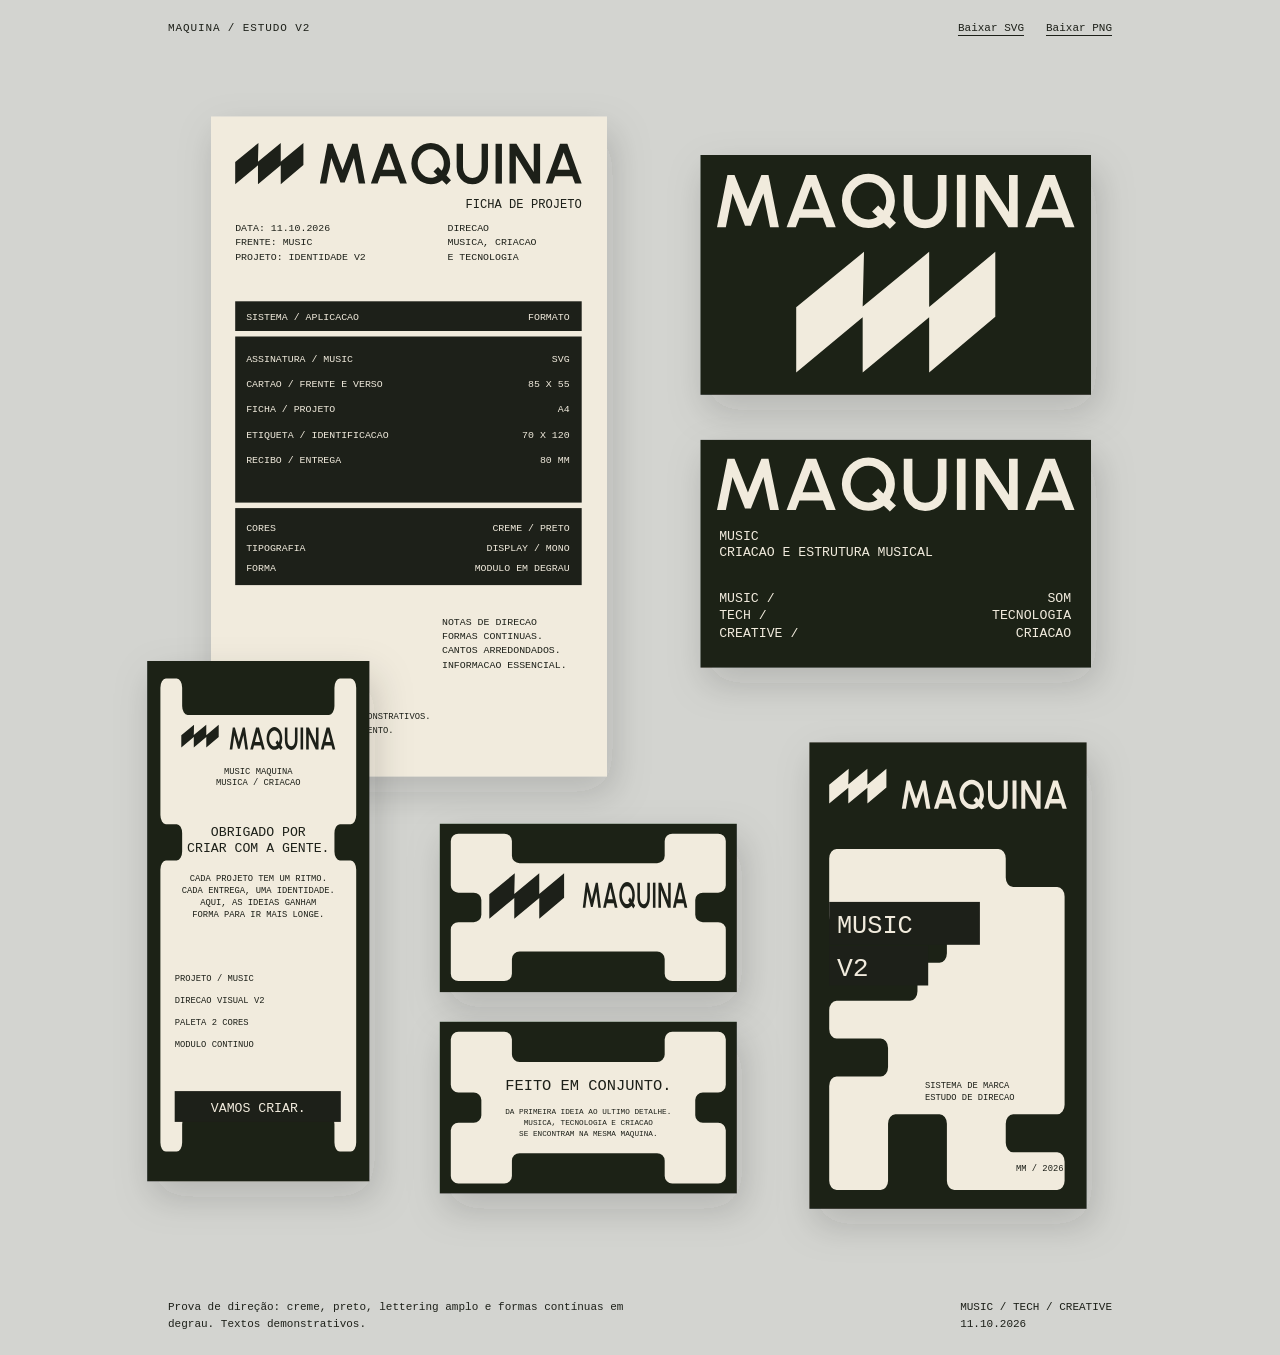
<file: identidade.html>
<!doctype html><html lang="pt-BR"><head><meta charset="utf-8"><meta name="viewport" content="width=device-width,initial-scale=1"><meta name="description" content="Estudo de direção visual Máquina V2, papelaria e identidade modular."><title>Máquina / V2</title><style>*{box-sizing:border-box}body{margin:0;background:#D3D4D0;color:#1D2019;font-family:monospace}header,footer{max-width:1000px;margin:auto;padding:22px 28px;display:flex;justify-content:space-between;gap:16px;font-size:11px}header span{letter-spacing:.08em}nav{display:flex;gap:22px}a{color:inherit;text-underline-offset:4px}a:focus-visible{outline:2px solid;outline-offset:5px}main{max-width:1100px;margin:auto}main svg{width:100%;height:auto;display:block}footer{line-height:1.5}footer p{margin:0;max-width:500px}@media(max-width:600px){header,footer{padding:16px;font-size:9px}footer{display:block}nav{gap:12px}.piece{filter:none}}@media print{header,footer{display:none}body{background:#D3D4D0}main{max-width:none}@page{margin:0;size:210mm 233mm}}</style></head><body><header><span>MAQUINA / ESTUDO V2</span><nav aria-label="Arquivos"><a href="prancha.svg" download>Baixar SVG</a><a href="prancha.png" download>Baixar PNG</a></nav></header><main><svg xmlns="http://www.w3.org/2000/svg" viewBox="0 0 1000 1110" role="img" aria-labelledby="board-title board-desc"><title id="board-title">Máquina: estudo de direção V2</title><desc id="board-desc">Prancha de papelaria creme e preta com ficha, cartões, recibo e etiqueta em módulos arredondados.</desc><defs><filter id="shadow" x="-40%" y="-30%" width="180%" height="180%"><feDropShadow dx="5" dy="14" stdDeviation="17" flood-color="#242821" flood-opacity=".18"/></filter></defs><rect x="0" y="0" width="1000" height="1110" fill="#D3D4D0"/><g class="piece" data-name="Ficha de projeto"><g filter="url(#shadow)"><rect x="110" y="55" width="360" height="600" fill="#F1EBDD"/></g><g transform="translate(110 55)"><g transform="translate(22 24) scale(0.042400120361631995)"><polyline transform="translate(-676.26 -797.82)" points="1652.75 1202.74 2138.52 797.82 2138.52 1274.05 1652.75 1684.07 1652.75 1279.14 1164.5 1684.07 1164.5 1279.14 676.26 1684.07 676.26 1205.29 1174.37 797.82 1164.5 1200.2 1652.75 797.82" fill="#1D2019"/></g><g fill="#1D2019" transform="translate(99 62) scale(0.025567910023642528 -0.025837356275784)"><g transform="translate(-120 39.051025390625)"><path transform="translate(0 0)" d="M120 0 391.53753662109375 1400H576.3181762695312L926.3903198242188 479.657470703125L1275.5375366210938 1400H1460.3181762695312L1732.3181762695312 0H1501.69970703125L1327.4894409179688 901.6759643554688L1002.6425170898438 42.546630859375H849.2131958007812L524.3662719726562 901.6759643554688L350.156005859375 0Z"/><path transform="translate(1852 0)" d="M588.4624633789062 1400H850.6184692382812L1359.5433959960938 0H1119.69970703125L1026.2882690429688 256.9970703125H413.255126953125L319.84368896484375 0H80ZM495.96978759765625 483.0029296875H943.1111450195312L719.0029296875 1096.841064453125Z"/><path transform="translate(3292 0)" d="M1328.9970703125 -39.051025390625 1171.1351928710938 117.73577880859375Q1087.9730224609375 52.63665771484375 985.6111450195312 16.16217041015625Q883.249267578125 -20.31231689453125 770 -20.31231689453125Q627.5375366210938 -20.31231689453125 502.53753662109375 36.18768310546875Q377.53753662109375 92.68768310546875 282.53753662109375 192.18768310546875Q187.53753662109375 291.68768310546875 133.76876831054688 423.4189147949219Q80 555.150146484375 80 705.6876831054688Q80 855.6876831054688 133.76876831054688 987.1876831054688Q187.53753662109375 1118.6876831054688 282.53753662109375 1218.6876831054688Q377.53753662109375 1318.6876831054688 502.53753662109375 1375.1876831054688Q627.5375366210938 1431.6876831054688 770 1431.6876831054688Q913 1431.6876831054688 1037.7687683105469 1375.1876831054688Q1162.5375366210938 1318.6876831054688 1257.5375366210938 1218.6876831054688Q1352.5375366210938 1118.6876831054688 1406.0375366210938 987.1876831054688Q1459.5375366210938 855.6876831054688 1459.5375366210938 705.6876831054688Q1459.5375366210938 586.051025390625 1424.2567443847656 478.4579162597656Q1388.9759521484375 370.86480712890625 1327.3392944335938 281.16510009765625L1488.7387084960938 120.69061279296875ZM770 205.69354248046875Q834.1231689453125 205.69354248046875 895.2838745117188 225.79266357421875Q956.444580078125 245.89178466796875 1006.7809448242188 282.70263671875L865.89794921875 423.58563232421875L1025.6395874023438 583.7897338867188L1159.29736328125 449.66949462890625Q1195.7208251953125 505.31817626953125 1214.6262512207031 570.9788818359375Q1233.5316772460938 636.6395874023438 1233.5316772460938 705.6876831054688Q1233.5316772460938 808.948974609375 1197.2508850097656 899.3604125976562Q1160.9700927734375 989.7718505859375 1097.0271301269531 1058.6772766113281Q1033.0841674804688 1127.5827026367188 949.1727294921875 1166.6322631835938Q865.2612915039062 1205.6818237304688 770 1205.6818237304688Q673.8137817382812 1205.6818237304688 589.90234375 1166.1697998046875Q505.99090576171875 1126.6577758789062 442.0479431152344 1057.5211181640625Q378.10498046875 988.3844604492188 342.055419921875 898.2042541503906Q306.005859375 808.0240478515625 306.005859375 705.6876831054688Q306.005859375 602.4263916015625 342.2866516113281 511.7461853027344Q378.56744384765625 421.06597900390625 442.74163818359375 352.1605529785156Q506.91583251953125 283.255126953125 590.8272705078125 244.47433471679688Q674.7387084960938 205.69354248046875 770 205.69354248046875Z"/><path transform="translate(4862 0)" d="M677.5134887695312 -26Q509.51348876953125 -26 384.0195007324219 56.0Q258.5255126953125 138 189.26275634765625 276.5Q120 415 120 584V1400H346.005859375V584Q346.005859375 479.11407470703125 384.94281005859375 391.7341613769531Q423.8797607421875 304.354248046875 498.0224304199219 252.1800537109375Q572.1651000976562 200.005859375 677.5134887695312 200.005859375Q784.7868041992188 200.005859375 858.4294738769531 252.14251708984375Q932.0721435546875 304.2791748046875 970.0090942382812 391.6590881347656Q1007.946044921875 479.03900146484375 1007.946044921875 584V1400H1233.951904296875V584Q1233.951904296875 457 1194.5705261230469 346.5Q1155.1891479492188 236 1081.7326965332031 152.0Q1008.2762451171875 68 905.8948669433594 21.0Q803.5134887695312 -26 677.5134887695312 -26Z"/><path transform="translate(6216 0)" d="M150 0V1400H376.005859375V0Z"/><path transform="translate(6742 0)" d="M120 0V1400H364.456298828125L981.4354858398438 408.34808349609375V1400H1207.4413452148438V0H963.447509765625L346.005859375 991.6519165039062V0Z"/><path transform="translate(8069 0)" d="M588.4624633789062 1400H850.6184692382812L1359.5433959960938 0H1119.69970703125L1026.2882690429688 256.9970703125H413.255126953125L319.84368896484375 0H80ZM495.96978759765625 483.0029296875H943.1111450195312L719.0029296875 1096.841064453125Z"/></g></g><text x="337" y="83" fill="#1D2019" font-size="11" text-anchor="end" font-family="monospace">FICHA DE PROJETO</text><text x="22" y="104" fill="#1D2019" font-size="9" text-anchor="start" font-family="monospace">DATA: 11.10.2026</text><text x="22" y="117" fill="#1D2019" font-size="9" text-anchor="start" font-family="monospace">FRENTE: MUSIC</text><text x="22" y="130" fill="#1D2019" font-size="9" text-anchor="start" font-family="monospace">PROJETO: IDENTIDADE V2</text><text x="215" y="104" fill="#1D2019" font-size="9" text-anchor="start" font-family="monospace">DIRECAO</text><text x="215" y="117" fill="#1D2019" font-size="9" text-anchor="start" font-family="monospace">MUSICA, CRIACAO</text><text x="215" y="130" fill="#1D2019" font-size="9" text-anchor="start" font-family="monospace">E TECNOLOGIA</text><rect x="22" y="168" width="315" height="27" fill="#1D2019"/><text x="32" y="185" fill="#F1EBDD" font-size="9" text-anchor="start" font-family="monospace">SISTEMA / APLICACAO</text><text x="326" y="185" fill="#F1EBDD" font-size="9" text-anchor="end" font-family="monospace">FORMATO</text><rect x="22" y="200" width="315" height="151" fill="#1D2019"/><text x="32" y="223" fill="#F1EBDD" font-size="9" text-anchor="start" font-family="monospace">ASSINATURA / MUSIC</text><text x="326" y="223" fill="#F1EBDD" font-size="9" text-anchor="end" font-family="monospace">SVG</text><text x="32" y="246" fill="#F1EBDD" font-size="9" text-anchor="start" font-family="monospace">CARTAO / FRENTE E VERSO</text><text x="326" y="246" fill="#F1EBDD" font-size="9" text-anchor="end" font-family="monospace">85 X 55</text><text x="32" y="269" fill="#F1EBDD" font-size="9" text-anchor="start" font-family="monospace">FICHA / PROJETO</text><text x="326" y="269" fill="#F1EBDD" font-size="9" text-anchor="end" font-family="monospace">A4</text><text x="32" y="292" fill="#F1EBDD" font-size="9" text-anchor="start" font-family="monospace">ETIQUETA / IDENTIFICACAO</text><text x="326" y="292" fill="#F1EBDD" font-size="9" text-anchor="end" font-family="monospace">70 X 120</text><text x="32" y="315" fill="#F1EBDD" font-size="9" text-anchor="start" font-family="monospace">RECIBO / ENTREGA</text><text x="326" y="315" fill="#F1EBDD" font-size="9" text-anchor="end" font-family="monospace">80 MM</text><rect x="22" y="356" width="315" height="70" fill="#1D2019"/><text x="32" y="377" fill="#F1EBDD" font-size="9" text-anchor="start" font-family="monospace">CORES</text><text x="32" y="395" fill="#F1EBDD" font-size="9" text-anchor="start" font-family="monospace">TIPOGRAFIA</text><text x="32" y="413" fill="#F1EBDD" font-size="9" text-anchor="start" font-family="monospace">FORMA</text><text x="326" y="377" fill="#F1EBDD" font-size="9" text-anchor="end" font-family="monospace">CREME / PRETO</text><text x="326" y="395" fill="#F1EBDD" font-size="9" text-anchor="end" font-family="monospace">DISPLAY / MONO</text><text x="326" y="413" fill="#F1EBDD" font-size="9" text-anchor="end" font-family="monospace">MODULO EM DEGRAU</text><text x="210" y="462" fill="#1D2019" font-size="9" text-anchor="start" font-family="monospace">NOTAS DE DIRECAO</text><text x="210" y="475" fill="#1D2019" font-size="9" text-anchor="start" font-family="monospace">FORMAS CONTINUAS.</text><text x="210" y="488" fill="#1D2019" font-size="9" text-anchor="start" font-family="monospace">CANTOS ARREDONDADOS.</text><text x="210" y="501" fill="#1D2019" font-size="9" text-anchor="start" font-family="monospace">INFORMACAO ESSENCIAL.</text><text x="22" y="548" fill="#1D2019" font-size="8" text-anchor="start" font-family="monospace">ESTUDO VISUAL. TEXTOS DEMONSTRATIVOS.</text><text x="22" y="560" fill="#1D2019" font-size="8" text-anchor="start" font-family="monospace">IDENTIDADE EM DESENVOLVIMENTO.</text><text x="22" y="572" fill="#1D2019" font-size="8" text-anchor="start" font-family="monospace">MUSIC / TECH / CREATIVE</text></g></g><g class="piece" data-name="Cartao: assinatura"><g filter="url(#shadow)"><rect x="555" y="90" width="355" height="218" fill="#1D2019"/></g><g transform="translate(555 90)"><g fill="#F1EBDD" transform="translate(15 67) scale(0.034914162847411015 -0.033996521415505264)"><g transform="translate(-120 39.051025390625)"><path transform="translate(0 0)" d="M120 0 391.53753662109375 1400H576.3181762695312L926.3903198242188 479.657470703125L1275.5375366210938 1400H1460.3181762695312L1732.3181762695312 0H1501.69970703125L1327.4894409179688 901.6759643554688L1002.6425170898438 42.546630859375H849.2131958007812L524.3662719726562 901.6759643554688L350.156005859375 0Z"/><path transform="translate(1852 0)" d="M588.4624633789062 1400H850.6184692382812L1359.5433959960938 0H1119.69970703125L1026.2882690429688 256.9970703125H413.255126953125L319.84368896484375 0H80ZM495.96978759765625 483.0029296875H943.1111450195312L719.0029296875 1096.841064453125Z"/><path transform="translate(3292 0)" d="M1328.9970703125 -39.051025390625 1171.1351928710938 117.73577880859375Q1087.9730224609375 52.63665771484375 985.6111450195312 16.16217041015625Q883.249267578125 -20.31231689453125 770 -20.31231689453125Q627.5375366210938 -20.31231689453125 502.53753662109375 36.18768310546875Q377.53753662109375 92.68768310546875 282.53753662109375 192.18768310546875Q187.53753662109375 291.68768310546875 133.76876831054688 423.4189147949219Q80 555.150146484375 80 705.6876831054688Q80 855.6876831054688 133.76876831054688 987.1876831054688Q187.53753662109375 1118.6876831054688 282.53753662109375 1218.6876831054688Q377.53753662109375 1318.6876831054688 502.53753662109375 1375.1876831054688Q627.5375366210938 1431.6876831054688 770 1431.6876831054688Q913 1431.6876831054688 1037.7687683105469 1375.1876831054688Q1162.5375366210938 1318.6876831054688 1257.5375366210938 1218.6876831054688Q1352.5375366210938 1118.6876831054688 1406.0375366210938 987.1876831054688Q1459.5375366210938 855.6876831054688 1459.5375366210938 705.6876831054688Q1459.5375366210938 586.051025390625 1424.2567443847656 478.4579162597656Q1388.9759521484375 370.86480712890625 1327.3392944335938 281.16510009765625L1488.7387084960938 120.69061279296875ZM770 205.69354248046875Q834.1231689453125 205.69354248046875 895.2838745117188 225.79266357421875Q956.444580078125 245.89178466796875 1006.7809448242188 282.70263671875L865.89794921875 423.58563232421875L1025.6395874023438 583.7897338867188L1159.29736328125 449.66949462890625Q1195.7208251953125 505.31817626953125 1214.6262512207031 570.9788818359375Q1233.5316772460938 636.6395874023438 1233.5316772460938 705.6876831054688Q1233.5316772460938 808.948974609375 1197.2508850097656 899.3604125976562Q1160.9700927734375 989.7718505859375 1097.0271301269531 1058.6772766113281Q1033.0841674804688 1127.5827026367188 949.1727294921875 1166.6322631835938Q865.2612915039062 1205.6818237304688 770 1205.6818237304688Q673.8137817382812 1205.6818237304688 589.90234375 1166.1697998046875Q505.99090576171875 1126.6577758789062 442.0479431152344 1057.5211181640625Q378.10498046875 988.3844604492188 342.055419921875 898.2042541503906Q306.005859375 808.0240478515625 306.005859375 705.6876831054688Q306.005859375 602.4263916015625 342.2866516113281 511.7461853027344Q378.56744384765625 421.06597900390625 442.74163818359375 352.1605529785156Q506.91583251953125 283.255126953125 590.8272705078125 244.47433471679688Q674.7387084960938 205.69354248046875 770 205.69354248046875Z"/><path transform="translate(4862 0)" d="M677.5134887695312 -26Q509.51348876953125 -26 384.0195007324219 56.0Q258.5255126953125 138 189.26275634765625 276.5Q120 415 120 584V1400H346.005859375V584Q346.005859375 479.11407470703125 384.94281005859375 391.7341613769531Q423.8797607421875 304.354248046875 498.0224304199219 252.1800537109375Q572.1651000976562 200.005859375 677.5134887695312 200.005859375Q784.7868041992188 200.005859375 858.4294738769531 252.14251708984375Q932.0721435546875 304.2791748046875 970.0090942382812 391.6590881347656Q1007.946044921875 479.03900146484375 1007.946044921875 584V1400H1233.951904296875V584Q1233.951904296875 457 1194.5705261230469 346.5Q1155.1891479492188 236 1081.7326965332031 152.0Q1008.2762451171875 68 905.8948669433594 21.0Q803.5134887695312 -26 677.5134887695312 -26Z"/><path transform="translate(6216 0)" d="M150 0V1400H376.005859375V0Z"/><path transform="translate(6742 0)" d="M120 0V1400H364.456298828125L981.4354858398438 408.34808349609375V1400H1207.4413452148438V0H963.447509765625L346.005859375 991.6519165039062V0Z"/><path transform="translate(8069 0)" d="M588.4624633789062 1400H850.6184692382812L1359.5433959960938 0H1119.69970703125L1026.2882690429688 256.9970703125H413.255126953125L319.84368896484375 0H80ZM495.96978759765625 483.0029296875H943.1111450195312L719.0029296875 1096.841064453125Z"/></g></g><g transform="translate(87 88) scale(0.12378099653960307)"><polyline transform="translate(-676.26 -797.82)" points="1652.75 1202.74 2138.52 797.82 2138.52 1274.05 1652.75 1684.07 1652.75 1279.14 1164.5 1684.07 1164.5 1279.14 676.26 1684.07 676.26 1205.29 1174.37 797.82 1164.5 1200.2 1652.75 797.82" fill="#F1EBDD"/></g></g></g><g class="piece" data-name="Cartao: informacao"><g filter="url(#shadow)"><rect x="555" y="349" width="355" height="207" fill="#1D2019"/></g><g transform="translate(555 349)"><g fill="#F1EBDD" transform="translate(15 65) scale(0.034914162847411015 -0.03331659098719515)"><g transform="translate(-120 39.051025390625)"><path transform="translate(0 0)" d="M120 0 391.53753662109375 1400H576.3181762695312L926.3903198242188 479.657470703125L1275.5375366210938 1400H1460.3181762695312L1732.3181762695312 0H1501.69970703125L1327.4894409179688 901.6759643554688L1002.6425170898438 42.546630859375H849.2131958007812L524.3662719726562 901.6759643554688L350.156005859375 0Z"/><path transform="translate(1852 0)" d="M588.4624633789062 1400H850.6184692382812L1359.5433959960938 0H1119.69970703125L1026.2882690429688 256.9970703125H413.255126953125L319.84368896484375 0H80ZM495.96978759765625 483.0029296875H943.1111450195312L719.0029296875 1096.841064453125Z"/><path transform="translate(3292 0)" d="M1328.9970703125 -39.051025390625 1171.1351928710938 117.73577880859375Q1087.9730224609375 52.63665771484375 985.6111450195312 16.16217041015625Q883.249267578125 -20.31231689453125 770 -20.31231689453125Q627.5375366210938 -20.31231689453125 502.53753662109375 36.18768310546875Q377.53753662109375 92.68768310546875 282.53753662109375 192.18768310546875Q187.53753662109375 291.68768310546875 133.76876831054688 423.4189147949219Q80 555.150146484375 80 705.6876831054688Q80 855.6876831054688 133.76876831054688 987.1876831054688Q187.53753662109375 1118.6876831054688 282.53753662109375 1218.6876831054688Q377.53753662109375 1318.6876831054688 502.53753662109375 1375.1876831054688Q627.5375366210938 1431.6876831054688 770 1431.6876831054688Q913 1431.6876831054688 1037.7687683105469 1375.1876831054688Q1162.5375366210938 1318.6876831054688 1257.5375366210938 1218.6876831054688Q1352.5375366210938 1118.6876831054688 1406.0375366210938 987.1876831054688Q1459.5375366210938 855.6876831054688 1459.5375366210938 705.6876831054688Q1459.5375366210938 586.051025390625 1424.2567443847656 478.4579162597656Q1388.9759521484375 370.86480712890625 1327.3392944335938 281.16510009765625L1488.7387084960938 120.69061279296875ZM770 205.69354248046875Q834.1231689453125 205.69354248046875 895.2838745117188 225.79266357421875Q956.444580078125 245.89178466796875 1006.7809448242188 282.70263671875L865.89794921875 423.58563232421875L1025.6395874023438 583.7897338867188L1159.29736328125 449.66949462890625Q1195.7208251953125 505.31817626953125 1214.6262512207031 570.9788818359375Q1233.5316772460938 636.6395874023438 1233.5316772460938 705.6876831054688Q1233.5316772460938 808.948974609375 1197.2508850097656 899.3604125976562Q1160.9700927734375 989.7718505859375 1097.0271301269531 1058.6772766113281Q1033.0841674804688 1127.5827026367188 949.1727294921875 1166.6322631835938Q865.2612915039062 1205.6818237304688 770 1205.6818237304688Q673.8137817382812 1205.6818237304688 589.90234375 1166.1697998046875Q505.99090576171875 1126.6577758789062 442.0479431152344 1057.5211181640625Q378.10498046875 988.3844604492188 342.055419921875 898.2042541503906Q306.005859375 808.0240478515625 306.005859375 705.6876831054688Q306.005859375 602.4263916015625 342.2866516113281 511.7461853027344Q378.56744384765625 421.06597900390625 442.74163818359375 352.1605529785156Q506.91583251953125 283.255126953125 590.8272705078125 244.47433471679688Q674.7387084960938 205.69354248046875 770 205.69354248046875Z"/><path transform="translate(4862 0)" d="M677.5134887695312 -26Q509.51348876953125 -26 384.0195007324219 56.0Q258.5255126953125 138 189.26275634765625 276.5Q120 415 120 584V1400H346.005859375V584Q346.005859375 479.11407470703125 384.94281005859375 391.7341613769531Q423.8797607421875 304.354248046875 498.0224304199219 252.1800537109375Q572.1651000976562 200.005859375 677.5134887695312 200.005859375Q784.7868041992188 200.005859375 858.4294738769531 252.14251708984375Q932.0721435546875 304.2791748046875 970.0090942382812 391.6590881347656Q1007.946044921875 479.03900146484375 1007.946044921875 584V1400H1233.951904296875V584Q1233.951904296875 457 1194.5705261230469 346.5Q1155.1891479492188 236 1081.7326965332031 152.0Q1008.2762451171875 68 905.8948669433594 21.0Q803.5134887695312 -26 677.5134887695312 -26Z"/><path transform="translate(6216 0)" d="M150 0V1400H376.005859375V0Z"/><path transform="translate(6742 0)" d="M120 0V1400H364.456298828125L981.4354858398438 408.34808349609375V1400H1207.4413452148438V0H963.447509765625L346.005859375 991.6519165039062V0Z"/><path transform="translate(8069 0)" d="M588.4624633789062 1400H850.6184692382812L1359.5433959960938 0H1119.69970703125L1026.2882690429688 256.9970703125H413.255126953125L319.84368896484375 0H80ZM495.96978759765625 483.0029296875H943.1111450195312L719.0029296875 1096.841064453125Z"/></g></g><text x="17" y="91" fill="#F1EBDD" font-size="12" text-anchor="start" font-family="monospace">MUSIC</text><text x="17" y="106" fill="#F1EBDD" font-size="12" text-anchor="start" font-family="monospace">CRIACAO E ESTRUTURA MUSICAL</text><text x="17" y="147" fill="#F1EBDD" font-size="12" text-anchor="start" font-family="monospace">MUSIC /</text><text x="17" y="163" fill="#F1EBDD" font-size="12" text-anchor="start" font-family="monospace">TECH /</text><text x="17" y="179" fill="#F1EBDD" font-size="12" text-anchor="start" font-family="monospace">CREATIVE /</text><text x="337" y="147" fill="#F1EBDD" font-size="12" text-anchor="end" font-family="monospace">SOM</text><text x="337" y="163" fill="#F1EBDD" font-size="12" text-anchor="end" font-family="monospace">TECNOLOGIA</text><text x="337" y="179" fill="#F1EBDD" font-size="12" text-anchor="end" font-family="monospace">CRIACAO</text></g></g><g class="piece" data-name="Assinatura em modulo"><g filter="url(#shadow)"><rect x="318" y="698" width="270" height="153" fill="#1D2019"/></g><g transform="translate(318 698)"><path transform="translate(10 9) scale(0.5555555555555556 0.536)" d="M100,212.5 L100,237.5 A12.5,12.5 0 0 1 87.5,250 L12.5,250 A12.5,12.5 0 0 1 0,237.5 L0,162.5 A12.5,12.5 0 0 1 12.5,150 L37.5,150 A12.5,12.5 0 0 0 50,137.5 L50,112.5 A12.5,12.5 0 0 0 37.5,100 L12.5,100 A12.5,12.5 0 0 1 0,87.5 L0,12.5 A12.5,12.5 0 0 1 12.5,0 L87.5,0 A12.5,12.5 0 0 1 100,12.5 L100,37.5 A12.5,12.5 0 0 0 112.5,50 L337.5,50 A12.5,12.5 0 0 0 350,37.5 L350,12.5 A12.5,12.5 0 0 1 362.5,0 L437.5,0 A12.5,12.5 0 0 1 450,12.5 L450,87.5 A12.5,12.5 0 0 1 437.5,100 L412.5,100 A12.5,12.5 0 0 0 400,112.5 L400,137.5 A12.5,12.5 0 0 0 412.5,150 L437.5,150 A12.5,12.5 0 0 1 450,162.5 L450,237.5 A12.5,12.5 0 0 1 437.5,250 L362.5,250 A12.5,12.5 0 0 1 350,237.5 L350,212.5 A12.5,12.5 0 0 0 337.5,200 L112.5,200 A12.5,12.5 0 0 0 100,212.5 Z" fill="#F1EBDD"/><g transform="translate(45 45) scale(0.04650335781598348)"><polyline transform="translate(-676.26 -797.82)" points="1652.75 1202.74 2138.52 797.82 2138.52 1274.05 1652.75 1684.07 1652.75 1279.14 1164.5 1684.07 1164.5 1279.14 676.26 1684.07 676.26 1205.29 1174.37 797.82 1164.5 1200.2 1652.75 797.82" fill="#1D2019"/></g><g fill="#1D2019" transform="translate(130 77) scale(0.010205678370781682 -0.016318330279442524)"><g transform="translate(-120 39.051025390625)"><path transform="translate(0 0)" d="M120 0 391.53753662109375 1400H576.3181762695312L926.3903198242188 479.657470703125L1275.5375366210938 1400H1460.3181762695312L1732.3181762695312 0H1501.69970703125L1327.4894409179688 901.6759643554688L1002.6425170898438 42.546630859375H849.2131958007812L524.3662719726562 901.6759643554688L350.156005859375 0Z"/><path transform="translate(1852 0)" d="M588.4624633789062 1400H850.6184692382812L1359.5433959960938 0H1119.69970703125L1026.2882690429688 256.9970703125H413.255126953125L319.84368896484375 0H80ZM495.96978759765625 483.0029296875H943.1111450195312L719.0029296875 1096.841064453125Z"/><path transform="translate(3292 0)" d="M1328.9970703125 -39.051025390625 1171.1351928710938 117.73577880859375Q1087.9730224609375 52.63665771484375 985.6111450195312 16.16217041015625Q883.249267578125 -20.31231689453125 770 -20.31231689453125Q627.5375366210938 -20.31231689453125 502.53753662109375 36.18768310546875Q377.53753662109375 92.68768310546875 282.53753662109375 192.18768310546875Q187.53753662109375 291.68768310546875 133.76876831054688 423.4189147949219Q80 555.150146484375 80 705.6876831054688Q80 855.6876831054688 133.76876831054688 987.1876831054688Q187.53753662109375 1118.6876831054688 282.53753662109375 1218.6876831054688Q377.53753662109375 1318.6876831054688 502.53753662109375 1375.1876831054688Q627.5375366210938 1431.6876831054688 770 1431.6876831054688Q913 1431.6876831054688 1037.7687683105469 1375.1876831054688Q1162.5375366210938 1318.6876831054688 1257.5375366210938 1218.6876831054688Q1352.5375366210938 1118.6876831054688 1406.0375366210938 987.1876831054688Q1459.5375366210938 855.6876831054688 1459.5375366210938 705.6876831054688Q1459.5375366210938 586.051025390625 1424.2567443847656 478.4579162597656Q1388.9759521484375 370.86480712890625 1327.3392944335938 281.16510009765625L1488.7387084960938 120.69061279296875ZM770 205.69354248046875Q834.1231689453125 205.69354248046875 895.2838745117188 225.79266357421875Q956.444580078125 245.89178466796875 1006.7809448242188 282.70263671875L865.89794921875 423.58563232421875L1025.6395874023438 583.7897338867188L1159.29736328125 449.66949462890625Q1195.7208251953125 505.31817626953125 1214.6262512207031 570.9788818359375Q1233.5316772460938 636.6395874023438 1233.5316772460938 705.6876831054688Q1233.5316772460938 808.948974609375 1197.2508850097656 899.3604125976562Q1160.9700927734375 989.7718505859375 1097.0271301269531 1058.6772766113281Q1033.0841674804688 1127.5827026367188 949.1727294921875 1166.6322631835938Q865.2612915039062 1205.6818237304688 770 1205.6818237304688Q673.8137817382812 1205.6818237304688 589.90234375 1166.1697998046875Q505.99090576171875 1126.6577758789062 442.0479431152344 1057.5211181640625Q378.10498046875 988.3844604492188 342.055419921875 898.2042541503906Q306.005859375 808.0240478515625 306.005859375 705.6876831054688Q306.005859375 602.4263916015625 342.2866516113281 511.7461853027344Q378.56744384765625 421.06597900390625 442.74163818359375 352.1605529785156Q506.91583251953125 283.255126953125 590.8272705078125 244.47433471679688Q674.7387084960938 205.69354248046875 770 205.69354248046875Z"/><path transform="translate(4862 0)" d="M677.5134887695312 -26Q509.51348876953125 -26 384.0195007324219 56.0Q258.5255126953125 138 189.26275634765625 276.5Q120 415 120 584V1400H346.005859375V584Q346.005859375 479.11407470703125 384.94281005859375 391.7341613769531Q423.8797607421875 304.354248046875 498.0224304199219 252.1800537109375Q572.1651000976562 200.005859375 677.5134887695312 200.005859375Q784.7868041992188 200.005859375 858.4294738769531 252.14251708984375Q932.0721435546875 304.2791748046875 970.0090942382812 391.6590881347656Q1007.946044921875 479.03900146484375 1007.946044921875 584V1400H1233.951904296875V584Q1233.951904296875 457 1194.5705261230469 346.5Q1155.1891479492188 236 1081.7326965332031 152.0Q1008.2762451171875 68 905.8948669433594 21.0Q803.5134887695312 -26 677.5134887695312 -26Z"/><path transform="translate(6216 0)" d="M150 0V1400H376.005859375V0Z"/><path transform="translate(6742 0)" d="M120 0V1400H364.456298828125L981.4354858398438 408.34808349609375V1400H1207.4413452148438V0H963.447509765625L346.005859375 991.6519165039062V0Z"/><path transform="translate(8069 0)" d="M588.4624633789062 1400H850.6184692382812L1359.5433959960938 0H1119.69970703125L1026.2882690429688 256.9970703125H413.255126953125L319.84368896484375 0H80ZM495.96978759765625 483.0029296875H943.1111450195312L719.0029296875 1096.841064453125Z"/></g></g></g></g><g class="piece" data-name="Mensagem"><g filter="url(#shadow)"><rect x="318" y="878" width="270" height="156" fill="#1D2019"/></g><g transform="translate(318 878)"><path transform="translate(10 9) scale(0.5555555555555556 0.552)" d="M100,212.5 L100,237.5 A12.5,12.5 0 0 1 87.5,250 L12.5,250 A12.5,12.5 0 0 1 0,237.5 L0,162.5 A12.5,12.5 0 0 1 12.5,150 L37.5,150 A12.5,12.5 0 0 0 50,137.5 L50,112.5 A12.5,12.5 0 0 0 37.5,100 L12.5,100 A12.5,12.5 0 0 1 0,87.5 L0,12.5 A12.5,12.5 0 0 1 12.5,0 L87.5,0 A12.5,12.5 0 0 1 100,12.5 L100,37.5 A12.5,12.5 0 0 0 112.5,50 L337.5,50 A12.5,12.5 0 0 0 350,37.5 L350,12.5 A12.5,12.5 0 0 1 362.5,0 L437.5,0 A12.5,12.5 0 0 1 450,12.5 L450,87.5 A12.5,12.5 0 0 1 437.5,100 L412.5,100 A12.5,12.5 0 0 0 400,112.5 L400,137.5 A12.5,12.5 0 0 0 412.5,150 L437.5,150 A12.5,12.5 0 0 1 450,162.5 L450,237.5 A12.5,12.5 0 0 1 437.5,250 L362.5,250 A12.5,12.5 0 0 1 350,237.5 L350,212.5 A12.5,12.5 0 0 0 337.5,200 L112.5,200 A12.5,12.5 0 0 0 100,212.5 Z" fill="#F1EBDD"/><text x="135" y="62" fill="#1D2019" font-size="14" text-anchor="middle" font-family="monospace">FEITO EM CONJUNTO.</text><text x="135" y="84" fill="#1D2019" font-size="7" text-anchor="middle" font-family="monospace">DA PRIMEIRA IDEIA AO ULTIMO DETALHE.</text><text x="135" y="94" fill="#1D2019" font-size="7" text-anchor="middle" font-family="monospace">MUSICA, TECNOLOGIA E CRIACAO</text><text x="135" y="104" fill="#1D2019" font-size="7" text-anchor="middle" font-family="monospace">SE ENCONTRAM NA MESMA MAQUINA.</text></g></g><g class="piece" data-name="Etiqueta"><g filter="url(#shadow)"><rect x="654" y="624" width="252" height="424" fill="#1D2019"/></g><g transform="translate(654 624)"><g transform="translate(18 24) scale(0.03556139127104619)"><polyline transform="translate(-676.26 -797.82)" points="1652.75 1202.74 2138.52 797.82 2138.52 1274.05 1652.75 1684.07 1652.75 1279.14 1164.5 1684.07 1164.5 1279.14 676.26 1684.07 676.26 1205.29 1174.37 797.82 1164.5 1200.2 1652.75 797.82" fill="#F1EBDD"/></g><g fill="#F1EBDD" transform="translate(84 61) scale(0.016114229006497394 -0.01835812156437284)"><g transform="translate(-120 39.051025390625)"><path transform="translate(0 0)" d="M120 0 391.53753662109375 1400H576.3181762695312L926.3903198242188 479.657470703125L1275.5375366210938 1400H1460.3181762695312L1732.3181762695312 0H1501.69970703125L1327.4894409179688 901.6759643554688L1002.6425170898438 42.546630859375H849.2131958007812L524.3662719726562 901.6759643554688L350.156005859375 0Z"/><path transform="translate(1852 0)" d="M588.4624633789062 1400H850.6184692382812L1359.5433959960938 0H1119.69970703125L1026.2882690429688 256.9970703125H413.255126953125L319.84368896484375 0H80ZM495.96978759765625 483.0029296875H943.1111450195312L719.0029296875 1096.841064453125Z"/><path transform="translate(3292 0)" d="M1328.9970703125 -39.051025390625 1171.1351928710938 117.73577880859375Q1087.9730224609375 52.63665771484375 985.6111450195312 16.16217041015625Q883.249267578125 -20.31231689453125 770 -20.31231689453125Q627.5375366210938 -20.31231689453125 502.53753662109375 36.18768310546875Q377.53753662109375 92.68768310546875 282.53753662109375 192.18768310546875Q187.53753662109375 291.68768310546875 133.76876831054688 423.4189147949219Q80 555.150146484375 80 705.6876831054688Q80 855.6876831054688 133.76876831054688 987.1876831054688Q187.53753662109375 1118.6876831054688 282.53753662109375 1218.6876831054688Q377.53753662109375 1318.6876831054688 502.53753662109375 1375.1876831054688Q627.5375366210938 1431.6876831054688 770 1431.6876831054688Q913 1431.6876831054688 1037.7687683105469 1375.1876831054688Q1162.5375366210938 1318.6876831054688 1257.5375366210938 1218.6876831054688Q1352.5375366210938 1118.6876831054688 1406.0375366210938 987.1876831054688Q1459.5375366210938 855.6876831054688 1459.5375366210938 705.6876831054688Q1459.5375366210938 586.051025390625 1424.2567443847656 478.4579162597656Q1388.9759521484375 370.86480712890625 1327.3392944335938 281.16510009765625L1488.7387084960938 120.69061279296875ZM770 205.69354248046875Q834.1231689453125 205.69354248046875 895.2838745117188 225.79266357421875Q956.444580078125 245.89178466796875 1006.7809448242188 282.70263671875L865.89794921875 423.58563232421875L1025.6395874023438 583.7897338867188L1159.29736328125 449.66949462890625Q1195.7208251953125 505.31817626953125 1214.6262512207031 570.9788818359375Q1233.5316772460938 636.6395874023438 1233.5316772460938 705.6876831054688Q1233.5316772460938 808.948974609375 1197.2508850097656 899.3604125976562Q1160.9700927734375 989.7718505859375 1097.0271301269531 1058.6772766113281Q1033.0841674804688 1127.5827026367188 949.1727294921875 1166.6322631835938Q865.2612915039062 1205.6818237304688 770 1205.6818237304688Q673.8137817382812 1205.6818237304688 589.90234375 1166.1697998046875Q505.99090576171875 1126.6577758789062 442.0479431152344 1057.5211181640625Q378.10498046875 988.3844604492188 342.055419921875 898.2042541503906Q306.005859375 808.0240478515625 306.005859375 705.6876831054688Q306.005859375 602.4263916015625 342.2866516113281 511.7461853027344Q378.56744384765625 421.06597900390625 442.74163818359375 352.1605529785156Q506.91583251953125 283.255126953125 590.8272705078125 244.47433471679688Q674.7387084960938 205.69354248046875 770 205.69354248046875Z"/><path transform="translate(4862 0)" d="M677.5134887695312 -26Q509.51348876953125 -26 384.0195007324219 56.0Q258.5255126953125 138 189.26275634765625 276.5Q120 415 120 584V1400H346.005859375V584Q346.005859375 479.11407470703125 384.94281005859375 391.7341613769531Q423.8797607421875 304.354248046875 498.0224304199219 252.1800537109375Q572.1651000976562 200.005859375 677.5134887695312 200.005859375Q784.7868041992188 200.005859375 858.4294738769531 252.14251708984375Q932.0721435546875 304.2791748046875 970.0090942382812 391.6590881347656Q1007.946044921875 479.03900146484375 1007.946044921875 584V1400H1233.951904296875V584Q1233.951904296875 457 1194.5705261230469 346.5Q1155.1891479492188 236 1081.7326965332031 152.0Q1008.2762451171875 68 905.8948669433594 21.0Q803.5134887695312 -26 677.5134887695312 -26Z"/><path transform="translate(6216 0)" d="M150 0V1400H376.005859375V0Z"/><path transform="translate(6742 0)" d="M120 0V1400H364.456298828125L981.4354858398438 408.34808349609375V1400H1207.4413452148438V0H963.447509765625L346.005859375 991.6519165039062V0Z"/><path transform="translate(8069 0)" d="M588.4624633789062 1400H850.6184692382812L1359.5433959960938 0H1119.69970703125L1026.2882690429688 256.9970703125H413.255126953125L319.84368896484375 0H80ZM495.96978759765625 483.0029296875H943.1111450195312L719.0029296875 1096.841064453125Z"/></g></g><path transform="translate(18 97) scale(0.535 0.6888888888888889)" d="M300,12.5 L300,37.5 A12.5,12.5 0 0 0 312.5,50 L387.5,50 A12.5,12.5 0 0 1 400,62.5 L400,337.5 A12.5,12.5 0 0 1 387.5,350 L312.5,350 A12.5,12.5 0 0 0 300,362.5 L300,387.5 A12.5,12.5 0 0 0 312.5,400 L387.5,400 A12.5,12.5 0 0 1 400,412.5 L400,437.5 A12.5,12.5 0 0 1 387.5,450 L212.5,450 A12.5,12.5 0 0 1 200,437.5 L200,362.5 A12.5,12.5 0 0 0 187.5,350 L112.5,350 A12.5,12.5 0 0 0 100,362.5 L100,437.5 A12.5,12.5 0 0 1 87.5,450 L12.5,450 A12.5,12.5 0 0 1 0,437.5 L0,312.5 A12.5,12.5 0 0 1 12.5,300 L87.5,300 A12.5,12.5 0 0 0 100,287.5 L100,262.5 A12.5,12.5 0 0 0 87.5,250 L12.5,250 A12.5,12.5 0 0 1 0,237.5 L0,212.5 A12.5,12.5 0 0 1 12.5,200 L137.5,200 A12.5,12.5 0 0 0 150,187.5 L150,162.5 A12.5,12.5 0 0 1 162.5,150 L187.5,150 A12.5,12.5 0 0 0 200,137.5 L200,112.5 A12.5,12.5 0 0 0 187.5,100 L12.5,100 A12.5,12.5 0 0 1 0,87.5 L0,12.5 A12.5,12.5 0 0 1 12.5,0 L287.5,0 A12.5,12.5 0 0 1 300,12.5 Z" fill="#F1EBDD"/><rect x="18" y="145" width="137" height="39" fill="#1D2019"/><text x="25" y="173" fill="#F1EBDD" font-size="23" text-anchor="start" font-family="monospace">MUSIC</text><rect x="18" y="185" width="90" height="36" fill="#1D2019"/><text x="25" y="212" fill="#F1EBDD" font-size="24" text-anchor="start" font-family="monospace">V2</text><text x="105" y="314" fill="#1D2019" font-size="8" text-anchor="start" font-family="monospace">SISTEMA DE MARCA</text><text x="105" y="325" fill="#1D2019" font-size="8" text-anchor="start" font-family="monospace">ESTUDO DE DIRECAO</text><text x="231" y="390" fill="#1D2019" font-size="8" text-anchor="end" font-family="monospace">MM / 2026</text></g></g><g class="piece" data-name="Recibo de entrega"><g filter="url(#shadow)"><rect x="52" y="550" width="202" height="473" fill="#1D2019"/></g><g transform="translate(52 550)"><path transform="translate(12 16) scale(0.39555555555555555 0.6615384615384615)" d="M400,37.5 L400,12.5 A12.5,12.5 0 0 1 412.5,0 L437.5,0 A12.5,12.5 0 0 1 450,12.5 L450,187.5 A12.5,12.5 0 0 1 437.5,200 L412.5,200 A12.5,12.5 0 0 0 400,212.5 L400,237.5 A12.5,12.5 0 0 0 412.5,250 L437.5,250 A12.5,12.5 0 0 1 450,262.5 L450,637.5 A12.5,12.5 0 0 1 437.5,650 L412.5,650 A12.5,12.5 0 0 1 400,637.5 L400,612.5 A12.5,12.5 0 0 0 387.5,600 L62.5,600 A12.5,12.5 0 0 0 50,612.5 L50,637.5 A12.5,12.5 0 0 1 37.5,650 L12.5,650 A12.5,12.5 0 0 1 0,637.5 L0,262.5 A12.5,12.5 0 0 1 12.5,250 L37.5,250 A12.5,12.5 0 0 0 50,237.5 L50,212.5 A12.5,12.5 0 0 0 37.5,200 L12.5,200 A12.5,12.5 0 0 1 0,187.5 L0,12.5 A12.5,12.5 0 0 1 12.5,0 L37.5,0 A12.5,12.5 0 0 1 50,12.5 L50,37.5 A12.5,12.5 0 0 0 62.5,50 L387.5,50 A12.5,12.5 0 0 0 400,37.5 Z" fill="#F1EBDD"/><g transform="translate(31 58) scale(0.02325167890799174)"><polyline transform="translate(-676.26 -797.82)" points="1652.75 1202.74 2138.52 797.82 2138.52 1274.05 1652.75 1684.07 1652.75 1279.14 1164.5 1684.07 1164.5 1279.14 676.26 1684.07 676.26 1205.29 1174.37 797.82 1164.5 1200.2 1652.75 797.82" fill="#1D2019"/></g><g fill="#1D2019" transform="translate(75 81) scale(0.010313106564158332 -0.014278538994512209)"><g transform="translate(-120 39.051025390625)"><path transform="translate(0 0)" d="M120 0 391.53753662109375 1400H576.3181762695312L926.3903198242188 479.657470703125L1275.5375366210938 1400H1460.3181762695312L1732.3181762695312 0H1501.69970703125L1327.4894409179688 901.6759643554688L1002.6425170898438 42.546630859375H849.2131958007812L524.3662719726562 901.6759643554688L350.156005859375 0Z"/><path transform="translate(1852 0)" d="M588.4624633789062 1400H850.6184692382812L1359.5433959960938 0H1119.69970703125L1026.2882690429688 256.9970703125H413.255126953125L319.84368896484375 0H80ZM495.96978759765625 483.0029296875H943.1111450195312L719.0029296875 1096.841064453125Z"/><path transform="translate(3292 0)" d="M1328.9970703125 -39.051025390625 1171.1351928710938 117.73577880859375Q1087.9730224609375 52.63665771484375 985.6111450195312 16.16217041015625Q883.249267578125 -20.31231689453125 770 -20.31231689453125Q627.5375366210938 -20.31231689453125 502.53753662109375 36.18768310546875Q377.53753662109375 92.68768310546875 282.53753662109375 192.18768310546875Q187.53753662109375 291.68768310546875 133.76876831054688 423.4189147949219Q80 555.150146484375 80 705.6876831054688Q80 855.6876831054688 133.76876831054688 987.1876831054688Q187.53753662109375 1118.6876831054688 282.53753662109375 1218.6876831054688Q377.53753662109375 1318.6876831054688 502.53753662109375 1375.1876831054688Q627.5375366210938 1431.6876831054688 770 1431.6876831054688Q913 1431.6876831054688 1037.7687683105469 1375.1876831054688Q1162.5375366210938 1318.6876831054688 1257.5375366210938 1218.6876831054688Q1352.5375366210938 1118.6876831054688 1406.0375366210938 987.1876831054688Q1459.5375366210938 855.6876831054688 1459.5375366210938 705.6876831054688Q1459.5375366210938 586.051025390625 1424.2567443847656 478.4579162597656Q1388.9759521484375 370.86480712890625 1327.3392944335938 281.16510009765625L1488.7387084960938 120.69061279296875ZM770 205.69354248046875Q834.1231689453125 205.69354248046875 895.2838745117188 225.79266357421875Q956.444580078125 245.89178466796875 1006.7809448242188 282.70263671875L865.89794921875 423.58563232421875L1025.6395874023438 583.7897338867188L1159.29736328125 449.66949462890625Q1195.7208251953125 505.31817626953125 1214.6262512207031 570.9788818359375Q1233.5316772460938 636.6395874023438 1233.5316772460938 705.6876831054688Q1233.5316772460938 808.948974609375 1197.2508850097656 899.3604125976562Q1160.9700927734375 989.7718505859375 1097.0271301269531 1058.6772766113281Q1033.0841674804688 1127.5827026367188 949.1727294921875 1166.6322631835938Q865.2612915039062 1205.6818237304688 770 1205.6818237304688Q673.8137817382812 1205.6818237304688 589.90234375 1166.1697998046875Q505.99090576171875 1126.6577758789062 442.0479431152344 1057.5211181640625Q378.10498046875 988.3844604492188 342.055419921875 898.2042541503906Q306.005859375 808.0240478515625 306.005859375 705.6876831054688Q306.005859375 602.4263916015625 342.2866516113281 511.7461853027344Q378.56744384765625 421.06597900390625 442.74163818359375 352.1605529785156Q506.91583251953125 283.255126953125 590.8272705078125 244.47433471679688Q674.7387084960938 205.69354248046875 770 205.69354248046875Z"/><path transform="translate(4862 0)" d="M677.5134887695312 -26Q509.51348876953125 -26 384.0195007324219 56.0Q258.5255126953125 138 189.26275634765625 276.5Q120 415 120 584V1400H346.005859375V584Q346.005859375 479.11407470703125 384.94281005859375 391.7341613769531Q423.8797607421875 304.354248046875 498.0224304199219 252.1800537109375Q572.1651000976562 200.005859375 677.5134887695312 200.005859375Q784.7868041992188 200.005859375 858.4294738769531 252.14251708984375Q932.0721435546875 304.2791748046875 970.0090942382812 391.6590881347656Q1007.946044921875 479.03900146484375 1007.946044921875 584V1400H1233.951904296875V584Q1233.951904296875 457 1194.5705261230469 346.5Q1155.1891479492188 236 1081.7326965332031 152.0Q1008.2762451171875 68 905.8948669433594 21.0Q803.5134887695312 -26 677.5134887695312 -26Z"/><path transform="translate(6216 0)" d="M150 0V1400H376.005859375V0Z"/><path transform="translate(6742 0)" d="M120 0V1400H364.456298828125L981.4354858398438 408.34808349609375V1400H1207.4413452148438V0H963.447509765625L346.005859375 991.6519165039062V0Z"/><path transform="translate(8069 0)" d="M588.4624633789062 1400H850.6184692382812L1359.5433959960938 0H1119.69970703125L1026.2882690429688 256.9970703125H413.255126953125L319.84368896484375 0H80ZM495.96978759765625 483.0029296875H943.1111450195312L719.0029296875 1096.841064453125Z"/></g></g><text x="101" y="103" fill="#1D2019" font-size="8" text-anchor="middle" font-family="monospace">MUSIC MAQUINA</text><text x="101" y="113" fill="#1D2019" font-size="8" text-anchor="middle" font-family="monospace">MUSICA / CRIACAO</text><text x="101" y="159" fill="#1D2019" font-size="12" text-anchor="middle" font-family="monospace">OBRIGADO POR</text><text x="101" y="174" fill="#1D2019" font-size="12" text-anchor="middle" font-family="monospace">CRIAR COM A GENTE.</text><text x="101" y="200" fill="#1D2019" font-size="8" text-anchor="middle" font-family="monospace">CADA PROJETO TEM UM RITMO.</text><text x="101" y="211" fill="#1D2019" font-size="8" text-anchor="middle" font-family="monospace">CADA ENTREGA, UMA IDENTIDADE.</text><text x="101" y="222" fill="#1D2019" font-size="8" text-anchor="middle" font-family="monospace">AQUI, AS IDEIAS GANHAM</text><text x="101" y="233" fill="#1D2019" font-size="8" text-anchor="middle" font-family="monospace">FORMA PARA IR MAIS LONGE.</text><text x="25" y="291" fill="#1D2019" font-size="8" text-anchor="start" font-family="monospace">PROJETO / MUSIC</text><text x="25" y="311" fill="#1D2019" font-size="8" text-anchor="start" font-family="monospace">DIRECAO VISUAL        V2</text><text x="25" y="331" fill="#1D2019" font-size="8" text-anchor="start" font-family="monospace">PALETA          2 CORES</text><text x="25" y="351" fill="#1D2019" font-size="8" text-anchor="start" font-family="monospace">MODULO        CONTINUO</text><rect x="25" y="391" width="151" height="28" fill="#1D2019"/><text x="101" y="410" fill="#F1EBDD" font-size="12" text-anchor="middle" font-family="monospace">VAMOS CRIAR.</text></g></g></svg></main><footer><p>Prova de direção: creme, preto, lettering amplo e formas contínuas em degrau. Textos demonstrativos.</p><p>MUSIC / TECH / CREATIVE<br>11.10.2026</p></footer></body></html>
</file>
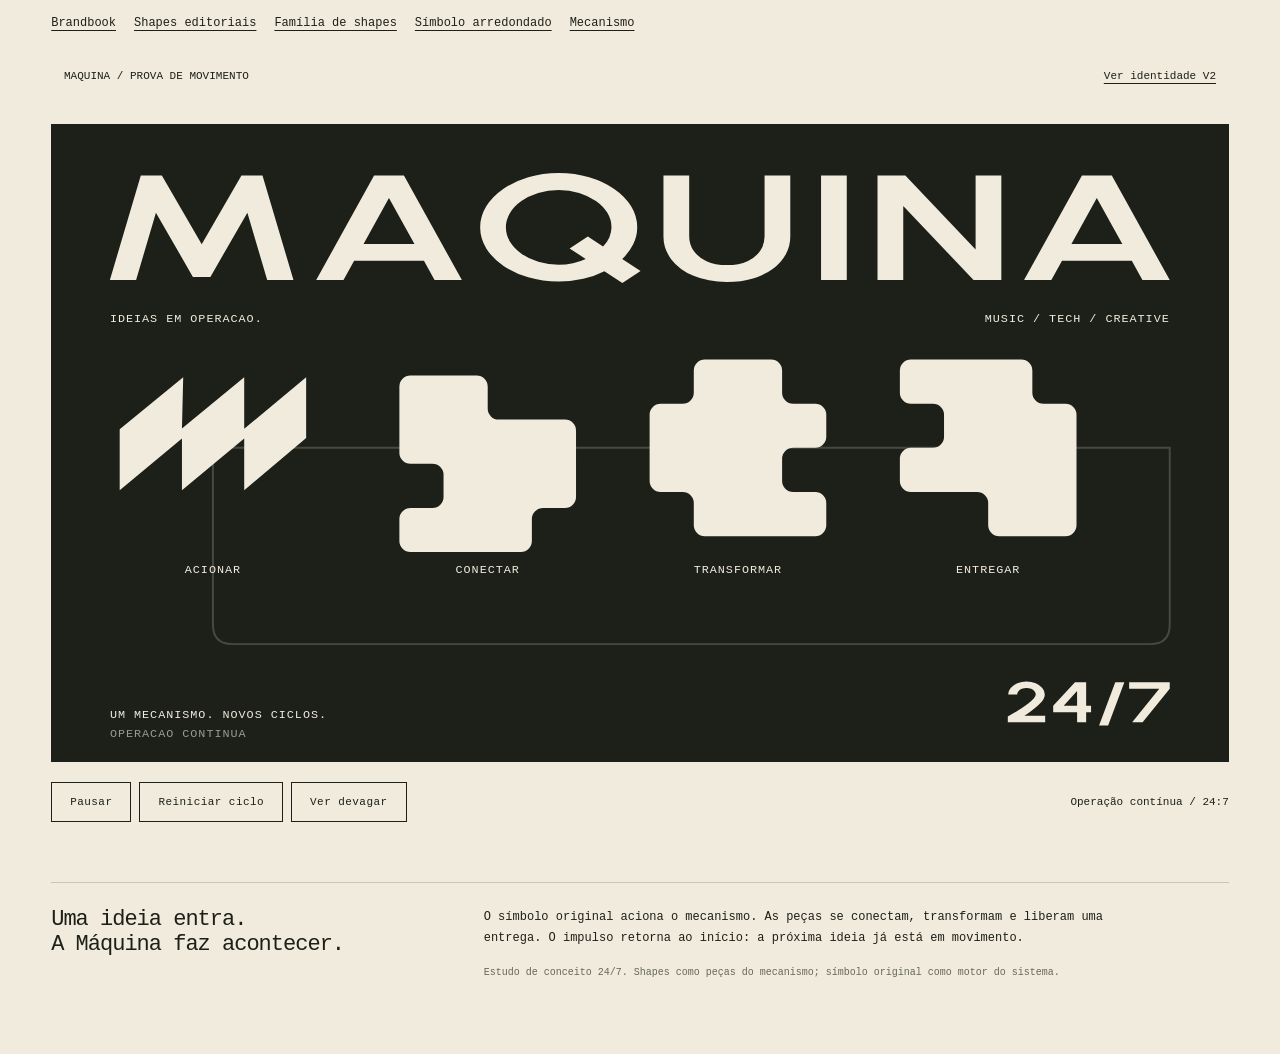
<file: maquina-em-operacao.html>
<!doctype html><html lang="pt-BR"><head><meta charset="utf-8"><meta name="viewport" content="width=device-width,initial-scale=1"><meta name="description" content="Prova animada do conceito Máquina: um mecanismo contínuo de conexão, transformação e entrega."><title>Máquina / Ideias em operação</title><style>:root{--cream:#F1EBDD;--ink:#1D2019}*{box-sizing:border-box}body{margin:0;background:var(--cream);color:var(--ink);font-family:monospace}header{padding:24px 5vw;display:flex;justify-content:space-between;gap:20px;font-size:11px}a{color:inherit;text-underline-offset:4px}main{margin:18px auto 0;max-width:1440px;padding:0 4vw}.stage{background:var(--ink)}svg{display:block;width:100%;height:auto}.caption{fill:var(--cream);font:12px monospace;letter-spacing:1px}.muted{opacity:.6}.controls{display:flex;gap:8px;align-items:center;flex-wrap:wrap;padding:20px 0}button{font:11px monospace;letter-spacing:.04em;background:transparent;color:var(--ink);border:1px solid var(--ink);padding:13px 18px;cursor:pointer}button:hover,button[aria-pressed=true]{background:var(--ink);color:var(--cream)}button:disabled{opacity:.4;cursor:default}a:focus-visible,button:focus-visible{outline:3px solid var(--ink);outline-offset:4px}.status{margin-left:auto;font-size:11px}section{display:grid;grid-template-columns:1fr 2fr;gap:60px;margin:40px 0 70px;border-top:1px solid #1D201930;padding-top:24px}h1{font-size:22px;font-weight:400;letter-spacing:-1px;margin:0}p{font-size:12px;line-height:1.8;margin:0;max-width:620px}.note{font-size:10px;opacity:.65;margin-top:14px}@media(max-width:600px){header{font-size:9px;padding:20px 5vw}main{padding:0 3vw;margin-top:10px}.controls{gap:6px}button{padding:12px;font-size:10px}.status{width:100%;margin:8px 0 0}section{grid-template-columns:1fr;gap:18px;margin-top:20px}h1{font-size:21px}}@media(prefers-reduced-motion:reduce){*{scroll-behavior:auto}}</style></head><body><nav aria-label="Estudos" style="display:flex;gap:18px;flex-wrap:wrap;padding:16px 4%;font:12px monospace;background:#F1EBDD;color:#1D2019"><a style="color:inherit" href="index.html">Brandbook</a><a style="color:inherit" href="shapes-editoriais.html">Shapes editoriais</a><a style="color:inherit" href="shapes-aplicacoes.html">Família de shapes</a><a style="color:inherit" href="maquina-juncao.html">Símbolo arredondado</a><a style="color:inherit" href="maquina-em-operacao.html">Mecanismo</a></nav><header><span>MAQUINA / PROVA DE MOVIMENTO</span><a href="identidade.html">Ver identidade V2</a></header><main><div class="stage"><svg xmlns="http://www.w3.org/2000/svg" viewBox="0 0 1200 650" role="img" aria-labelledby="mechanism-title mechanism-desc"><title id="mechanism-title">Máquina: ideias em operação</title><desc id="mechanism-desc">O ícone original é o motor. Três peças recebem o impulso, conectam, transformam e entregam. Um circuito retorna ao motor para iniciar o próximo ciclo.</desc><defs><clipPath id="stage-clip"><rect width="1200" height="650"/></clipPath></defs><g clip-path="url(#stage-clip)"><g fill="#F1EBDD" transform="translate(60 162) scale(0.11602244884678123 -0.07615220797073179)"><g transform="translate(-120 39.051025390625)"><path transform="translate(0 0)" d="M120 0 391.53753662109375 1400H576.3181762695312L926.3903198242188 479.657470703125L1275.5375366210938 1400H1460.3181762695312L1732.3181762695312 0H1501.69970703125L1327.4894409179688 901.6759643554688L1002.6425170898438 42.546630859375H849.2131958007812L524.3662719726562 901.6759643554688L350.156005859375 0Z"/><path transform="translate(1852 0)" d="M588.4624633789062 1400H850.6184692382812L1359.5433959960938 0H1119.69970703125L1026.2882690429688 256.9970703125H413.255126953125L319.84368896484375 0H80ZM495.96978759765625 483.0029296875H943.1111450195312L719.0029296875 1096.841064453125Z"/><path transform="translate(3292 0)" d="M1328.9970703125 -39.051025390625 1171.1351928710938 117.73577880859375Q1087.9730224609375 52.63665771484375 985.6111450195312 16.16217041015625Q883.249267578125 -20.31231689453125 770 -20.31231689453125Q627.5375366210938 -20.31231689453125 502.53753662109375 36.18768310546875Q377.53753662109375 92.68768310546875 282.53753662109375 192.18768310546875Q187.53753662109375 291.68768310546875 133.76876831054688 423.4189147949219Q80 555.150146484375 80 705.6876831054688Q80 855.6876831054688 133.76876831054688 987.1876831054688Q187.53753662109375 1118.6876831054688 282.53753662109375 1218.6876831054688Q377.53753662109375 1318.6876831054688 502.53753662109375 1375.1876831054688Q627.5375366210938 1431.6876831054688 770 1431.6876831054688Q913 1431.6876831054688 1037.7687683105469 1375.1876831054688Q1162.5375366210938 1318.6876831054688 1257.5375366210938 1218.6876831054688Q1352.5375366210938 1118.6876831054688 1406.0375366210938 987.1876831054688Q1459.5375366210938 855.6876831054688 1459.5375366210938 705.6876831054688Q1459.5375366210938 586.051025390625 1424.2567443847656 478.4579162597656Q1388.9759521484375 370.86480712890625 1327.3392944335938 281.16510009765625L1488.7387084960938 120.69061279296875ZM770 205.69354248046875Q834.1231689453125 205.69354248046875 895.2838745117188 225.79266357421875Q956.444580078125 245.89178466796875 1006.7809448242188 282.70263671875L865.89794921875 423.58563232421875L1025.6395874023438 583.7897338867188L1159.29736328125 449.66949462890625Q1195.7208251953125 505.31817626953125 1214.6262512207031 570.9788818359375Q1233.5316772460938 636.6395874023438 1233.5316772460938 705.6876831054688Q1233.5316772460938 808.948974609375 1197.2508850097656 899.3604125976562Q1160.9700927734375 989.7718505859375 1097.0271301269531 1058.6772766113281Q1033.0841674804688 1127.5827026367188 949.1727294921875 1166.6322631835938Q865.2612915039062 1205.6818237304688 770 1205.6818237304688Q673.8137817382812 1205.6818237304688 589.90234375 1166.1697998046875Q505.99090576171875 1126.6577758789062 442.0479431152344 1057.5211181640625Q378.10498046875 988.3844604492188 342.055419921875 898.2042541503906Q306.005859375 808.0240478515625 306.005859375 705.6876831054688Q306.005859375 602.4263916015625 342.2866516113281 511.7461853027344Q378.56744384765625 421.06597900390625 442.74163818359375 352.1605529785156Q506.91583251953125 283.255126953125 590.8272705078125 244.47433471679688Q674.7387084960938 205.69354248046875 770 205.69354248046875Z"/><path transform="translate(4862 0)" d="M677.5134887695312 -26Q509.51348876953125 -26 384.0195007324219 56.0Q258.5255126953125 138 189.26275634765625 276.5Q120 415 120 584V1400H346.005859375V584Q346.005859375 479.11407470703125 384.94281005859375 391.7341613769531Q423.8797607421875 304.354248046875 498.0224304199219 252.1800537109375Q572.1651000976562 200.005859375 677.5134887695312 200.005859375Q784.7868041992188 200.005859375 858.4294738769531 252.14251708984375Q932.0721435546875 304.2791748046875 970.0090942382812 391.6590881347656Q1007.946044921875 479.03900146484375 1007.946044921875 584V1400H1233.951904296875V584Q1233.951904296875 457 1194.5705261230469 346.5Q1155.1891479492188 236 1081.7326965332031 152.0Q1008.2762451171875 68 905.8948669433594 21.0Q803.5134887695312 -26 677.5134887695312 -26Z"/><path transform="translate(6216 0)" d="M150 0V1400H376.005859375V0Z"/><path transform="translate(6742 0)" d="M120 0V1400H364.456298828125L981.4354858398438 408.34808349609375V1400H1207.4413452148438V0H963.447509765625L346.005859375 991.6519165039062V0Z"/><path transform="translate(8069 0)" d="M588.4624633789062 1400H850.6184692382812L1359.5433959960938 0H1119.69970703125L1026.2882690429688 256.9970703125H413.255126953125L319.84368896484375 0H80ZM495.96978759765625 483.0029296875H943.1111450195312L719.0029296875 1096.841064453125Z"/></g></g><text x="60" y="202" class="caption">IDEIAS EM OPERACAO.</text><text x="1140" y="202" text-anchor="end" class="caption">MUSIC / TECH / CREATIVE</text><path id="circuit" d="M165 330 H1140 V510 Q1140 530 1120 530 H185 Q165 530 165 510 V330" fill="none" stroke="#F1EBDD" stroke-opacity=".2" stroke-width="2"/><g id="motor"><g transform="translate(70 258) scale(0.1299358527211303)"><polyline transform="translate(-676.26 -797.82)" points="1652.75 1202.74 2138.52 797.82 2138.52 1274.05 1652.75 1684.07 1652.75 1279.14 1164.5 1684.07 1164.5 1279.14 676.26 1684.07 676.26 1205.29 1174.37 797.82 1164.5 1200.2 1652.75 797.82" fill="#F1EBDD"/></g></g><text x="165" y="458" text-anchor="middle" class="caption">ACIONAR</text><g class="module" id="module-0" transform="translate(355 240)"><g class="piston"><path transform="translate(0 0) scale(0.9 0.9)" d="M37.5,100 L12.5,100 A12.5,12.5 0 0 1 0,87.5 L0,12.5 A12.5,12.5 0 0 1 12.5,0 L87.5,0 A12.5,12.5 0 0 1 100,12.5 L100,37.5 A12.5,12.5 0 0 0 112.5,50 L187.5,50 A12.5,12.5 0 0 1 200,62.5 L200,137.5 A12.5,12.5 0 0 1 187.5,150 L162.5,150 A12.5,12.5 0 0 0 150,162.5 L150,187.5 A12.5,12.5 0 0 1 137.5,200 L12.5,200 A12.5,12.5 0 0 1 0,187.5 L0,162.5 A12.5,12.5 0 0 1 12.5,150 L37.5,150 A12.5,12.5 0 0 0 50,137.5 L50,112.5 A12.5,12.5 0 0 0 37.5,100 Z" fill="#F1EBDD"/></g><text x="90" y="218" text-anchor="middle" class="caption">CONECTAR</text></g><g class="module" id="module-1" transform="translate(610 240)"><g class="piston"><path transform="translate(0 0) scale(0.9 0.9)" d="M12.5,50 L37.5,50 A12.5,12.5 0 0 0 50,37.5 L50,12.5 A12.5,12.5 0 0 1 62.5,0 L137.5,0 A12.5,12.5 0 0 1 150,12.5 L150,37.5 A12.5,12.5 0 0 0 162.5,50 L187.5,50 A12.5,12.5 0 0 1 200,62.5 L200,87.5 A12.5,12.5 0 0 1 187.5,100 L162.5,100 A12.5,12.5 0 0 0 150,112.5 L150,137.5 A12.5,12.5 0 0 0 162.5,150 L187.5,150 A12.5,12.5 0 0 1 200,162.5 L200,187.5 A12.5,12.5 0 0 1 187.5,200 L62.5,200 A12.5,12.5 0 0 1 50,187.5 L50,162.5 A12.5,12.5 0 0 0 37.5,150 L12.5,150 A12.5,12.5 0 0 1 0,137.5 L0,62.5 A12.5,12.5 0 0 1 12.5,50 Z" fill="#F1EBDD"/></g><text x="90" y="218" text-anchor="middle" class="caption">TRANSFORMAR</text></g><g class="module" id="module-2" transform="translate(865 240)"><g class="piston"><path transform="translate(0 0) scale(0.9 0.9)" d="M87.5,150 L12.5,150 A12.5,12.5 0 0 1 0,137.5 L0,112.5 A12.5,12.5 0 0 1 12.5,100 L37.5,100 A12.5,12.5 0 0 0 50,87.5 L50,62.5 A12.5,12.5 0 0 0 37.5,50 L12.5,50 A12.5,12.5 0 0 1 0,37.5 L0,12.5 A12.5,12.5 0 0 1 12.5,0 L137.5,0 A12.5,12.5 0 0 1 150,12.5 L150,37.5 A12.5,12.5 0 0 0 162.5,50 L187.5,50 A12.5,12.5 0 0 1 200,62.5 L200,187.5 A12.5,12.5 0 0 1 187.5,200 L112.5,200 A12.5,12.5 0 0 1 100,187.5 L100,162.5 A12.5,12.5 0 0 0 87.5,150 Z" fill="#F1EBDD"/></g><text x="90" y="218" text-anchor="middle" class="caption">ENTREGAR</text></g><g id="delivery"><rect x="1048" y="316" width="76" height="28" rx="4" fill="#F1EBDD"/><text x="1086" y="334" text-anchor="middle" fill="#1D2019" font-size="9" font-family="monospace">IDEIA FEITA</text></g><circle id="impulse" cx="165" cy="330" r="7" fill="#F1EBDD"/><text x="60" y="605" class="caption">UM MECANISMO. NOVOS CICLOS.</text><g fill="#F1EBDD" transform="translate(975 613) scale(0.040778355287786026 -0.029258777633289986)"><g transform="translate(-80 112)"><path transform="translate(0 0)" d="M80 0V201.4052734375Q148.0240478515625 255.36627197265625 238.49853515625 330.81524658203125Q328.9730224609375 406.26422119140625 423.3228759765625 492.8197937011719Q517.6727294921875 579.3753662109375 597.9414978027344 666.349853515625Q678.2102661132812 753.3243408203125 728.0541076660156 831.3739013671875Q777.89794921875 909.4234619140625 777.89794921875 966.3604125976562Q777.89794921875 1030.3093872070312 746.6546936035156 1083.446044921875Q715.4114379882812 1136.5827026367188 663.2747802734375 1168.2884216308594Q611.1381225585938 1199.994140625 547.1891479492188 1199.994140625Q483.24017333984375 1199.994140625 430.3722839355469 1168.2884216308594Q377.50439453125 1136.5827026367188 345.7611389160156 1083.446044921875Q314.01788330078125 1030.3093872070312 314.01788330078125 966.3604125976562H88.01202392578125Q88.01202392578125 1096.0360717773438 151.08108520507812 1200.0240478515625Q214.150146484375 1304.0120239257812 318.4068908691406 1365.0060119628906Q422.66363525390625 1426 547.1891479492188 1426Q672.7897338867188 1426 776.5464782714844 1364.2372436523438Q880.30322265625 1302.4744873046875 942.103515625 1198.2177429199219Q1003.90380859375 1093.9609985351562 1003.90380859375 966.3604125976562Q1003.90380859375 897.5105590820312 976.8857727050781 825.9114379882812Q949.8677368164062 754.3123168945312 901.7250671386719 681.0134887695312Q853.5823974609375 607.7146606445312 789.1709594726562 532.3782958984375Q724.759521484375 457.04193115234375 648.7790222167969 380.29266357421875Q572.7985229492188 303.54339599609375 491.87359619140625 226.005859375H1013.6155395507812V0Z"/><path transform="translate(1134 0)" d="M677.549560546875 0V348.38446044921875H80V575.3152465820312L624.348388671875 1400H903.555419921875V574.3903198242188H1026.3662719726562V348.38446044921875H903.555419921875V0ZM342.756591796875 575.3152465820312 677.549560546875 574.3903198242188 676.1621704101562 1090.342529296875Z"/><path transform="translate(2280 0)" d="M711.5433959960938 1400 306.005859375 -112H80L485.53753662109375 1400Z"/><path transform="translate(3072 0)" d="M115.73577880859375 0 792.2824096679688 1173.994140625H40V1400H1054.2642211914062V1173.994140625L375.71759033203125 0Z"/></g></g><text id="cycle-label" x="60" y="625" class="caption muted">OPERACAO CONTINUA</text></g></svg></div><div class="controls"><button id="toggle" aria-pressed="false" disabled>Pausar</button><button id="restart" disabled>Reiniciar ciclo</button><button id="slow" aria-pressed="false" disabled>Ver devagar</button><span class="status" id="status" role="status">Mecanismo em quadro estático</span></div><section><h1>Uma ideia entra.<br>A Máquina faz acontecer.</h1><div><p>O símbolo original aciona o mecanismo. As peças se conectam, transformam e liberam uma entrega. O impulso retorna ao início: a próxima ideia já está em movimento.</p><p class="note">Estudo de conceito 24/7. Shapes como peças do mecanismo; símbolo original como motor do sistema.</p></div></section></main><script>/*!
 * GSAP 3.14.2
 * https://gsap.com
 * 
 * @license Copyright 2025, GreenSock. All rights reserved.
 * Subject to the terms at https://gsap.com/standard-license.
 * @author: Jack Doyle, jack@greensock.com
 */

!function(t,e){"object"==typeof exports&&"undefined"!=typeof module?e(exports):"function"==typeof define&&define.amd?define(["exports"],e):e((t=t||self).window=t.window||{})}(this,function(e){"use strict";function _inheritsLoose(t,e){t.prototype=Object.create(e.prototype),(t.prototype.constructor=t).__proto__=e}function _assertThisInitialized(t){if(void 0===t)throw new ReferenceError("this hasn't been initialised - super() hasn't been called");return t}function r(t){return"string"==typeof t}function s(t){return"function"==typeof t}function t(t){return"number"==typeof t}function u(t){return void 0===t}function v(t){return"object"==typeof t}function w(t){return!1!==t}function x(){return"undefined"!=typeof window}function y(t){return s(t)||r(t)}function R(t){return(i=bt(t,ht))&&Fe}function S(t,e){return console.warn("Invalid property",t,"set to",e,"Missing plugin? gsap.registerPlugin()")}function T(t,e){return!e&&console.warn(t)}function U(t,e){return t&&(ht[t]=e)&&i&&(i[t]=e)||ht}function V(){return 0}function ga(t){var e,r,i=t[0];if(v(i)||s(i)||(t=[t]),!(e=(i._gsap||{}).harness)){for(r=yt.length;r--&&!yt[r].targetTest(i););e=yt[r]}for(r=t.length;r--;)t[r]&&(t[r]._gsap||(t[r]._gsap=new Xt(t[r],e)))||t.splice(r,1);return t}function ha(t){return t._gsap||ga(Pt(t))[0]._gsap}function ia(t,e,r){return(r=t[e])&&s(r)?t[e]():u(r)&&t.getAttribute&&t.getAttribute(e)||r}function ja(t,e){return(t=t.split(",")).forEach(e)||t}function ka(t){return Math.round(1e5*t)/1e5||0}function la(t){return Math.round(1e7*t)/1e7||0}function ma(t,e){var r=e.charAt(0),i=parseFloat(e.substr(2));return t=parseFloat(t),"+"===r?t+i:"-"===r?t-i:"*"===r?t*i:t/i}function na(t,e){for(var r=e.length,i=0;t.indexOf(e[i])<0&&++i<r;);return i<r}function oa(){var t,e,r=pt.length,i=pt.slice(0);for(_t={},t=pt.length=0;t<r;t++)(e=i[t])&&e._lazy&&(e.render(e._lazy[0],e._lazy[1],!0)._lazy=0)}function pa(t){return!!(t._initted||t._startAt||t.add)}function qa(t,e,r,i){pt.length&&!I&&oa(),t.render(e,r,i||!!(I&&e<0&&pa(t))),pt.length&&!I&&oa()}function ra(t){var e=parseFloat(t);return(e||0===e)&&(t+"").match(ot).length<2?e:r(t)?t.trim():t}function sa(t){return t}function ta(t,e){for(var r in e)r in t||(t[r]=e[r]);return t}function wa(t,e){for(var r in e)"__proto__"!==r&&"constructor"!==r&&"prototype"!==r&&(t[r]=v(e[r])?wa(t[r]||(t[r]={}),e[r]):e[r]);return t}function xa(t,e){var r,i={};for(r in t)r in e||(i[r]=t[r]);return i}function ya(t){var e=t.parent||L,r=t.keyframes?function _setKeyframeDefaults(i){return function(t,e){for(var r in e)r in t||"duration"===r&&i||"ease"===r||(t[r]=e[r])}}($(t.keyframes)):ta;if(w(t.inherit))for(;e;)r(t,e.vars.defaults),e=e.parent||e._dp;return t}function Aa(t,e,r,i,n){void 0===r&&(r="_first"),void 0===i&&(i="_last");var a,s=t[i];if(n)for(a=e[n];s&&s[n]>a;)s=s._prev;return s?(e._next=s._next,s._next=e):(e._next=t[r],t[r]=e),e._next?e._next._prev=e:t[i]=e,e._prev=s,e.parent=e._dp=t,e}function Ba(t,e,r,i){void 0===r&&(r="_first"),void 0===i&&(i="_last");var n=e._prev,a=e._next;n?n._next=a:t[r]===e&&(t[r]=a),a?a._prev=n:t[i]===e&&(t[i]=n),e._next=e._prev=e.parent=null}function Ca(t,e){t.parent&&(!e||t.parent.autoRemoveChildren)&&t.parent.remove&&t.parent.remove(t),t._act=0}function Da(t,e){if(t&&(!e||e._end>t._dur||e._start<0))for(var r=t;r;)r._dirty=1,r=r.parent;return t}function Fa(t,e,r,i){return t._startAt&&(I?t._startAt.revert(ft):t.vars.immediateRender&&!t.vars.autoRevert||t._startAt.render(e,!0,i))}function Ha(t){return t._repeat?wt(t._tTime,t=t.duration()+t._rDelay)*t:0}function Ja(t,e){return(t-e._start)*e._ts+(0<=e._ts?0:e._dirty?e.totalDuration():e._tDur)}function Ka(t){return t._end=la(t._start+(t._tDur/Math.abs(t._ts||t._rts||q)||0))}function La(t,e){var r=t._dp;return r&&r.smoothChildTiming&&t._ts&&(t._start=la(r._time-(0<t._ts?e/t._ts:((t._dirty?t.totalDuration():t._tDur)-e)/-t._ts)),Ka(t),r._dirty||Da(r,t)),t}function Ma(t,e){var r;if((e._time||!e._dur&&e._initted||e._start<t._time&&(e._dur||!e.add))&&(r=Ja(t.rawTime(),e),(!e._dur||Mt(0,e.totalDuration(),r)-e._tTime>q)&&e.render(r,!0)),Da(t,e)._dp&&t._initted&&t._time>=t._dur&&t._ts){if(t._dur<t.duration())for(r=t;r._dp;)0<=r.rawTime()&&r.totalTime(r._tTime),r=r._dp;t._zTime=-q}}function Na(e,r,i,n){return r.parent&&Ca(r),r._start=la((t(i)?i:i||e!==L?Ot(e,i,r):e._time)+r._delay),r._end=la(r._start+(r.totalDuration()/Math.abs(r.timeScale())||0)),Aa(e,r,"_first","_last",e._sort?"_start":0),xt(r)||(e._recent=r),n||Ma(e,r),e._ts<0&&La(e,e._tTime),e}function Oa(t,e){return(ht.ScrollTrigger||S("scrollTrigger",e))&&ht.ScrollTrigger.create(e,t)}function Pa(t,e,r,i,n){return Qt(t,e,n),t._initted?!r&&t._pt&&!I&&(t._dur&&!1!==t.vars.lazy||!t._dur&&t.vars.lazy)&&f!==It.frame?(pt.push(t),t._lazy=[n,i],1):void 0:1}function Ua(t,e,r,i){var n=t._repeat,a=la(e)||0,s=t._tTime/t._tDur;return s&&!i&&(t._time*=a/t._dur),t._dur=a,t._tDur=n?n<0?1e10:la(a*(n+1)+t._rDelay*n):a,0<s&&!i&&La(t,t._tTime=t._tDur*s),t.parent&&Ka(t),r||Da(t.parent,t),t}function Va(t){return t instanceof Zt?Da(t):Ua(t,t._dur)}function Ya(e,r,i){var n,a,s=t(r[1]),o=(s?2:1)+(e<2?0:1),u=r[o];if(s&&(u.duration=r[1]),u.parent=i,e){for(n=u,a=i;a&&!("immediateRender"in n);)n=a.vars.defaults||{},a=w(a.vars.inherit)&&a.parent;u.immediateRender=w(n.immediateRender),e<2?u.runBackwards=1:u.startAt=r[o-1]}return new te(r[0],u,r[1+o])}function Za(t,e){return t||0===t?e(t):e}function _a(t,e){return r(t)&&(e=ut.exec(t))?e[1]:""}function cb(t,e){return t&&v(t)&&"length"in t&&(!e&&!t.length||t.length-1 in t&&v(t[0]))&&!t.nodeType&&t!==h}function fb(r){return r=Pt(r)[0]||T("Invalid scope")||{},function(t){var e=r.current||r.nativeElement||r;return Pt(t,e.querySelectorAll?e:e===r?T("Invalid scope")||a.createElement("div"):r)}}function gb(t){return t.sort(function(){return.5-Math.random()})}function hb(t){if(s(t))return t;var p=v(t)?t:{each:t},_=Vt(p.ease),m=p.from||0,g=parseFloat(p.base)||0,y={},e=0<m&&m<1,T=isNaN(m)||e,b=p.axis,w=m,x=m;return r(m)?w=x={center:.5,edges:.5,end:1}[m]||0:!e&&T&&(w=m[0],x=m[1]),function(t,e,r){var i,n,a,s,o,u,h,l,f,d=(r||p).length,c=y[d];if(!c){if(!(f="auto"===p.grid?0:(p.grid||[1,X])[1])){for(h=-X;h<(h=r[f++].getBoundingClientRect().left)&&f<d;);f<d&&f--}for(c=y[d]=[],i=T?Math.min(f,d)*w-.5:m%f,n=f===X?0:T?d*x/f-.5:m/f|0,l=X,u=h=0;u<d;u++)a=u%f-i,s=n-(u/f|0),c[u]=o=b?Math.abs("y"===b?s:a):J(a*a+s*s),h<o&&(h=o),o<l&&(l=o);"random"===m&&gb(c),c.max=h-l,c.min=l,c.v=d=(parseFloat(p.amount)||parseFloat(p.each)*(d<f?d-1:b?"y"===b?d/f:f:Math.max(f,d/f))||0)*("edges"===m?-1:1),c.b=d<0?g-d:g,c.u=_a(p.amount||p.each)||0,_=_&&d<0?jt(_):_}return d=(c[t]-c.min)/c.max||0,la(c.b+(_?_(d):d)*c.v)+c.u}}function ib(i){var n=Math.pow(10,((i+"").split(".")[1]||"").length);return function(e){var r=la(Math.round(parseFloat(e)/i)*i*n);return(r-r%1)/n+(t(e)?0:_a(e))}}function jb(h,e){var l,f,r=$(h);return!r&&v(h)&&(l=r=h.radius||X,h.values?(h=Pt(h.values),(f=!t(h[0]))&&(l*=l)):h=ib(h.increment)),Za(e,r?s(h)?function(t){return f=h(t),Math.abs(f-t)<=l?f:t}:function(e){for(var r,i,n=parseFloat(f?e.x:e),a=parseFloat(f?e.y:0),s=X,o=0,u=h.length;u--;)(r=f?(r=h[u].x-n)*r+(i=h[u].y-a)*i:Math.abs(h[u]-n))<s&&(s=r,o=u);return o=!l||s<=l?h[o]:e,f||o===e||t(e)?o:o+_a(e)}:ib(h))}function kb(t,e,r,i){return Za($(t)?!e:!0===r?!!(r=0):!i,function(){return $(t)?t[~~(Math.random()*t.length)]:(r=r||1e-5)&&(i=r<1?Math.pow(10,(r+"").length-2):1)&&Math.floor(Math.round((t-r/2+Math.random()*(e-t+.99*r))/r)*r*i)/i})}function ob(e,r,t){return Za(t,function(t){return e[~~r(t)]})}function rb(t){return t.replace(tt,function(t){var e=t.indexOf("[")+1,r=t.substring(e||7,e?t.indexOf("]"):t.length-1).split(et);return kb(e?r:+r[0],e?0:+r[1],+r[2]||1e-5)})}function ub(t,e,r){var i,n,a,s=t.labels,o=X;for(i in s)(n=s[i]-e)<0==!!r&&n&&o>(n=Math.abs(n))&&(a=i,o=n);return a}function wb(t){return Ca(t),t.scrollTrigger&&t.scrollTrigger.kill(!!I),t.progress()<1&&Dt(t,"onInterrupt"),t}function zb(t){if(t)if(t=!t.name&&t.default||t,x()||t.headless){var e=t.name,r=s(t),i=e&&!r&&t.init?function(){this._props=[]}:t,n={init:V,render:ve,add:Jt,kill:Te,modifier:ye,rawVars:0},a={targetTest:0,get:0,getSetter:le,aliases:{},register:0};if(Lt(),t!==i){if(mt[e])return;ta(i,ta(xa(t,n),a)),bt(i.prototype,bt(n,xa(t,a))),mt[i.prop=e]=i,t.targetTest&&(yt.push(i),ct[e]=1),e=("css"===e?"CSS":e.charAt(0).toUpperCase()+e.substr(1))+"Plugin"}U(e,i),t.register&&t.register(Fe,i,we)}else St.push(t)}function Cb(t,e,r){return(6*(t+=t<0?1:1<t?-1:0)<1?e+(r-e)*t*6:t<.5?r:3*t<2?e+(r-e)*(2/3-t)*6:e)*zt+.5|0}function Db(e,r,i){var n,a,s,o,u,h,l,f,d,c,p=e?t(e)?[e>>16,e>>8&zt,e&zt]:0:Et.black;if(!p){if(","===e.substr(-1)&&(e=e.substr(0,e.length-1)),Et[e])p=Et[e];else if("#"===e.charAt(0)){if(e.length<6&&(e="#"+(n=e.charAt(1))+n+(a=e.charAt(2))+a+(s=e.charAt(3))+s+(5===e.length?e.charAt(4)+e.charAt(4):"")),9===e.length)return[(p=parseInt(e.substr(1,6),16))>>16,p>>8&zt,p&zt,parseInt(e.substr(7),16)/255];p=[(e=parseInt(e.substr(1),16))>>16,e>>8&zt,e&zt]}else if("hsl"===e.substr(0,3))if(p=c=e.match(rt),r){if(~e.indexOf("="))return p=e.match(it),i&&p.length<4&&(p[3]=1),p}else o=+p[0]%360/360,u=p[1]/100,n=2*(h=p[2]/100)-(a=h<=.5?h*(u+1):h+u-h*u),3<p.length&&(p[3]*=1),p[0]=Cb(o+1/3,n,a),p[1]=Cb(o,n,a),p[2]=Cb(o-1/3,n,a);else p=e.match(rt)||Et.transparent;p=p.map(Number)}return r&&!c&&(n=p[0]/zt,a=p[1]/zt,s=p[2]/zt,h=((l=Math.max(n,a,s))+(f=Math.min(n,a,s)))/2,l===f?o=u=0:(d=l-f,u=.5<h?d/(2-l-f):d/(l+f),o=l===n?(a-s)/d+(a<s?6:0):l===a?(s-n)/d+2:(n-a)/d+4,o*=60),p[0]=~~(o+.5),p[1]=~~(100*u+.5),p[2]=~~(100*h+.5)),i&&p.length<4&&(p[3]=1),p}function Eb(t){var r=[],i=[],n=-1;return t.split(Rt).forEach(function(t){var e=t.match(nt)||[];r.push.apply(r,e),i.push(n+=e.length+1)}),r.c=i,r}function Fb(t,e,r){var i,n,a,s,o="",u=(t+o).match(Rt),h=e?"hsla(":"rgba(",l=0;if(!u)return t;if(u=u.map(function(t){return(t=Db(t,e,1))&&h+(e?t[0]+","+t[1]+"%,"+t[2]+"%,"+t[3]:t.join(","))+")"}),r&&(a=Eb(t),(i=r.c).join(o)!==a.c.join(o)))for(s=(n=t.replace(Rt,"1").split(nt)).length-1;l<s;l++)o+=n[l]+(~i.indexOf(l)?u.shift()||h+"0,0,0,0)":(a.length?a:u.length?u:r).shift());if(!n)for(s=(n=t.split(Rt)).length-1;l<s;l++)o+=n[l]+u[l];return o+n[s]}function Ib(t){var e,r=t.join(" ");if(Rt.lastIndex=0,Rt.test(r))return e=Ft.test(r),t[1]=Fb(t[1],e),t[0]=Fb(t[0],e,Eb(t[1])),!0}function Rb(t){var e=(t+"").split("("),r=Bt[e[0]];return r&&1<e.length&&r.config?r.config.apply(null,~t.indexOf("{")?[function _parseObjectInString(t){for(var e,r,i,n={},a=t.substr(1,t.length-3).split(":"),s=a[0],o=1,u=a.length;o<u;o++)r=a[o],e=o!==u-1?r.lastIndexOf(","):r.length,i=r.substr(0,e),n[s]=isNaN(i)?i.replace(Nt,"").trim():+i,s=r.substr(e+1).trim();return n}(e[1])]:function _valueInParentheses(t){var e=t.indexOf("(")+1,r=t.indexOf(")"),i=t.indexOf("(",e);return t.substring(e,~i&&i<r?t.indexOf(")",r+1):r)}(t).split(",").map(ra)):Bt._CE&&Yt.test(t)?Bt._CE("",t):r}function Tb(t,e){for(var r,i=t._first;i;)i instanceof Zt?Tb(i,e):!i.vars.yoyoEase||i._yoyo&&i._repeat||i._yoyo===e||(i.timeline?Tb(i.timeline,e):(r=i._ease,i._ease=i._yEase,i._yEase=r,i._yoyo=e)),i=i._next}function Vb(t,e,r,i){void 0===r&&(r=function easeOut(t){return 1-e(1-t)}),void 0===i&&(i=function easeInOut(t){return t<.5?e(2*t)/2:1-e(2*(1-t))/2});var n,a={easeIn:e,easeOut:r,easeInOut:i};return ja(t,function(t){for(var e in Bt[t]=ht[t]=a,Bt[n=t.toLowerCase()]=r,a)Bt[n+("easeIn"===e?".in":"easeOut"===e?".out":".inOut")]=Bt[t+"."+e]=a[e]}),a}function Wb(e){return function(t){return t<.5?(1-e(1-2*t))/2:.5+e(2*(t-.5))/2}}function Xb(r,t,e){function Lm(t){return 1===t?1:i*Math.pow(2,-10*t)*G((t-a)*n)+1}var i=1<=t?t:1,n=(e||(r?.3:.45))/(t<1?t:1),a=n/Z*(Math.asin(1/i)||0),s="out"===r?Lm:"in"===r?function(t){return 1-Lm(1-t)}:Wb(Lm);return n=Z/n,s.config=function(t,e){return Xb(r,t,e)},s}function Yb(e,r){function Tm(t){return t?--t*t*((r+1)*t+r)+1:0}void 0===r&&(r=1.70158);var t="out"===e?Tm:"in"===e?function(t){return 1-Tm(1-t)}:Wb(Tm);return t.config=function(t){return Yb(e,t)},t}var F,I,l,L,h,n,a,i,o,f,d,c,p,_,m,g,b,k,O,M,C,P,A,D,z,E,B,Y,N={autoSleep:120,force3D:"auto",nullTargetWarn:1,units:{lineHeight:""}},j={duration:.5,overwrite:!1,delay:0},X=1e8,q=1/X,Z=2*Math.PI,W=Z/4,H=0,J=Math.sqrt,Q=Math.cos,G=Math.sin,K="function"==typeof ArrayBuffer&&ArrayBuffer.isView||function(){},$=Array.isArray,tt=/random\([^)]+\)/g,et=/,\s*/g,rt=/(?:-?\.?\d|\.)+/gi,it=/[-+=.]*\d+[.e\-+]*\d*[e\-+]*\d*/g,nt=/[-+=.]*\d+[.e-]*\d*[a-z%]*/g,at=/[-+=.]*\d+\.?\d*(?:e-|e\+)?\d*/gi,st=/[+-]=-?[.\d]+/,ot=/[^,'"\[\]\s]+/gi,ut=/^[+\-=e\s\d]*\d+[.\d]*([a-z]*|%)\s*$/i,ht={},lt={suppressEvents:!0,isStart:!0,kill:!1},ft={suppressEvents:!0,kill:!1},dt={suppressEvents:!0},ct={},pt=[],_t={},mt={},gt={},vt=30,yt=[],Tt="",bt=function _merge(t,e){for(var r in e)t[r]=e[r];return t},wt=function _animationCycle(t,e){var r=Math.floor(t=la(t/e));return t&&r===t?r-1:r},xt=function _isFromOrFromStart(t){var e=t.data;return"isFromStart"===e||"isStart"===e},kt={_start:0,endTime:V,totalDuration:V},Ot=function _parsePosition(t,e,i){var n,a,s,o=t.labels,u=t._recent||kt,h=t.duration()>=X?u.endTime(!1):t._dur;return r(e)&&(isNaN(e)||e in o)?(a=e.charAt(0),s="%"===e.substr(-1),n=e.indexOf("="),"<"===a||">"===a?(0<=n&&(e=e.replace(/=/,"")),("<"===a?u._start:u.endTime(0<=u._repeat))+(parseFloat(e.substr(1))||0)*(s?(n<0?u:i).totalDuration()/100:1)):n<0?(e in o||(o[e]=h),o[e]):(a=parseFloat(e.charAt(n-1)+e.substr(n+1)),s&&i&&(a=a/100*($(i)?i[0]:i).totalDuration()),1<n?_parsePosition(t,e.substr(0,n-1),i)+a:h+a)):null==e?h:+e},Mt=function _clamp(t,e,r){return r<t?t:e<r?e:r},Ct=[].slice,Pt=function toArray(t,e,i){return l&&!e&&l.selector?l.selector(t):!r(t)||i||!n&&Lt()?$(t)?function _flatten(t,e,i){return void 0===i&&(i=[]),t.forEach(function(t){return r(t)&&!e||cb(t,1)?i.push.apply(i,Pt(t)):i.push(t)})||i}(t,i):cb(t)?Ct.call(t,0):t?[t]:[]:Ct.call((e||a).querySelectorAll(t),0)},At=function mapRange(e,t,r,i,n){var a=t-e,s=i-r;return Za(n,function(t){return r+((t-e)/a*s||0)})},Dt=function _callback(t,e,r){var i,n,a,s=t.vars,o=s[e],u=l,h=t._ctx;if(o)return i=s[e+"Params"],n=s.callbackScope||t,r&&pt.length&&oa(),h&&(l=h),a=i?o.apply(n,i):o.call(n),l=u,a},St=[],zt=255,Et={aqua:[0,zt,zt],lime:[0,zt,0],silver:[192,192,192],black:[0,0,0],maroon:[128,0,0],teal:[0,128,128],blue:[0,0,zt],navy:[0,0,128],white:[zt,zt,zt],olive:[128,128,0],yellow:[zt,zt,0],orange:[zt,165,0],gray:[128,128,128],purple:[128,0,128],green:[0,128,0],red:[zt,0,0],pink:[zt,192,203],cyan:[0,zt,zt],transparent:[zt,zt,zt,0]},Rt=function(){var t,e="(?:\\b(?:(?:rgb|rgba|hsl|hsla)\\(.+?\\))|\\B#(?:[0-9a-f]{3,4}){1,2}\\b";for(t in Et)e+="|"+t+"\\b";return new RegExp(e+")","gi")}(),Ft=/hsl[a]?\(/,It=(O=Date.now,M=500,C=33,P=O(),A=P,z=D=1e3/240,g={time:0,frame:0,tick:function tick(){Al(!0)},deltaRatio:function deltaRatio(t){return b/(1e3/(t||60))},wake:function wake(){o&&(!n&&x()&&(h=n=window,a=h.document||{},ht.gsap=Fe,(h.gsapVersions||(h.gsapVersions=[])).push(Fe.version),R(i||h.GreenSockGlobals||!h.gsap&&h||{}),St.forEach(zb)),m="undefined"!=typeof requestAnimationFrame&&requestAnimationFrame,p&&g.sleep(),_=m||function(t){return setTimeout(t,z-1e3*g.time+1|0)},c=1,Al(2))},sleep:function sleep(){(m?cancelAnimationFrame:clearTimeout)(p),c=0,_=V},lagSmoothing:function lagSmoothing(t,e){M=t||1/0,C=Math.min(e||33,M)},fps:function fps(t){D=1e3/(t||240),z=1e3*g.time+D},add:function add(n,t,e){var a=t?function(t,e,r,i){n(t,e,r,i),g.remove(a)}:n;return g.remove(n),E[e?"unshift":"push"](a),Lt(),a},remove:function remove(t,e){~(e=E.indexOf(t))&&E.splice(e,1)&&e<=k&&k--},_listeners:E=[]}),Lt=function _wake(){return!c&&It.wake()},Bt={},Yt=/^[\d.\-M][\d.\-,\s]/,Nt=/["']/g,jt=function _invertEase(e){return function(t){return 1-e(1-t)}},Vt=function _parseEase(t,e){return t&&(s(t)?t:Bt[t]||Rb(t))||e};function Al(t){var e,r,i,n,a=O()-A,s=!0===t;if((M<a||a<0)&&(P+=a-C),(0<(e=(i=(A+=a)-P)-z)||s)&&(n=++g.frame,b=i-1e3*g.time,g.time=i/=1e3,z+=e+(D<=e?4:D-e),r=1),s||(p=_(Al)),r)for(k=0;k<E.length;k++)E[k](i,b,n,t)}function jn(t){return t<Y?B*t*t:t<.7272727272727273?B*Math.pow(t-1.5/2.75,2)+.75:t<.9090909090909092?B*(t-=2.25/2.75)*t+.9375:B*Math.pow(t-2.625/2.75,2)+.984375}ja("Linear,Quad,Cubic,Quart,Quint,Strong",function(t,e){var r=e<5?e+1:e;Vb(t+",Power"+(r-1),e?function(t){return Math.pow(t,r)}:function(t){return t},function(t){return 1-Math.pow(1-t,r)},function(t){return t<.5?Math.pow(2*t,r)/2:1-Math.pow(2*(1-t),r)/2})}),Bt.Linear.easeNone=Bt.none=Bt.Linear.easeIn,Vb("Elastic",Xb("in"),Xb("out"),Xb()),B=7.5625,Y=1/2.75,Vb("Bounce",function(t){return 1-jn(1-t)},jn),Vb("Expo",function(t){return Math.pow(2,10*(t-1))*t+t*t*t*t*t*t*(1-t)}),Vb("Circ",function(t){return-(J(1-t*t)-1)}),Vb("Sine",function(t){return 1===t?1:1-Q(t*W)}),Vb("Back",Yb("in"),Yb("out"),Yb()),Bt.SteppedEase=Bt.steps=ht.SteppedEase={config:function config(t,e){void 0===t&&(t=1);var r=1/t,i=t+(e?0:1),n=e?1:0;return function(t){return((i*Mt(0,.99999999,t)|0)+n)*r}}},j.ease=Bt["quad.out"],ja("onComplete,onUpdate,onStart,onRepeat,onReverseComplete,onInterrupt",function(t){return Tt+=t+","+t+"Params,"});var Ut,Xt=function GSCache(t,e){this.id=H++,(t._gsap=this).target=t,this.harness=e,this.get=e?e.get:ia,this.set=e?e.getSetter:le},qt=((Ut=Animation.prototype).delay=function delay(t){return t||0===t?(this.parent&&this.parent.smoothChildTiming&&this.startTime(this._start+t-this._delay),this._delay=t,this):this._delay},Ut.duration=function duration(t){return arguments.length?this.totalDuration(0<this._repeat?t+(t+this._rDelay)*this._repeat:t):this.totalDuration()&&this._dur},Ut.totalDuration=function totalDuration(t){return arguments.length?(this._dirty=0,Ua(this,this._repeat<0?t:(t-this._repeat*this._rDelay)/(this._repeat+1))):this._tDur},Ut.totalTime=function totalTime(t,e){if(Lt(),!arguments.length)return this._tTime;var r=this._dp;if(r&&r.smoothChildTiming&&this._ts){for(La(this,t),!r._dp||r.parent||Ma(r,this);r&&r.parent;)r.parent._time!==r._start+(0<=r._ts?r._tTime/r._ts:(r.totalDuration()-r._tTime)/-r._ts)&&r.totalTime(r._tTime,!0),r=r.parent;!this.parent&&this._dp.autoRemoveChildren&&(0<this._ts&&t<this._tDur||this._ts<0&&0<t||!this._tDur&&!t)&&Na(this._dp,this,this._start-this._delay)}return(this._tTime!==t||!this._dur&&!e||this._initted&&Math.abs(this._zTime)===q||!this._initted&&this._dur&&t||!t&&!this._initted&&(this.add||this._ptLookup))&&(this._ts||(this._pTime=t),qa(this,t,e)),this},Ut.time=function time(t,e){return arguments.length?this.totalTime(Math.min(this.totalDuration(),t+Ha(this))%(this._dur+this._rDelay)||(t?this._dur:0),e):this._time},Ut.totalProgress=function totalProgress(t,e){return arguments.length?this.totalTime(this.totalDuration()*t,e):this.totalDuration()?Math.min(1,this._tTime/this._tDur):0<=this.rawTime()&&this._initted?1:0},Ut.progress=function progress(t,e){return arguments.length?this.totalTime(this.duration()*(!this._yoyo||1&this.iteration()?t:1-t)+Ha(this),e):this.duration()?Math.min(1,this._time/this._dur):0<this.rawTime()?1:0},Ut.iteration=function iteration(t,e){var r=this.duration()+this._rDelay;return arguments.length?this.totalTime(this._time+(t-1)*r,e):this._repeat?wt(this._tTime,r)+1:1},Ut.timeScale=function timeScale(t,e){if(!arguments.length)return this._rts===-q?0:this._rts;if(this._rts===t)return this;var r=this.parent&&this._ts?Ja(this.parent._time,this):this._tTime;return this._rts=+t||0,this._ts=this._ps||t===-q?0:this._rts,this.totalTime(Mt(-Math.abs(this._delay),this.totalDuration(),r),!1!==e),Ka(this),function _recacheAncestors(t){for(var e=t.parent;e&&e.parent;)e._dirty=1,e.totalDuration(),e=e.parent;return t}(this)},Ut.paused=function paused(t){return arguments.length?(this._ps!==t&&((this._ps=t)?(this._pTime=this._tTime||Math.max(-this._delay,this.rawTime()),this._ts=this._act=0):(Lt(),this._ts=this._rts,this.totalTime(this.parent&&!this.parent.smoothChildTiming?this.rawTime():this._tTime||this._pTime,1===this.progress()&&Math.abs(this._zTime)!==q&&(this._tTime-=q)))),this):this._ps},Ut.startTime=function startTime(t){if(arguments.length){this._start=la(t);var e=this.parent||this._dp;return!e||!e._sort&&this.parent||Na(e,this,this._start-this._delay),this}return this._start},Ut.endTime=function endTime(t){return this._start+(w(t)?this.totalDuration():this.duration())/Math.abs(this._ts||1)},Ut.rawTime=function rawTime(t){var e=this.parent||this._dp;return e?t&&(!this._ts||this._repeat&&this._time&&this.totalProgress()<1)?this._tTime%(this._dur+this._rDelay):this._ts?Ja(e.rawTime(t),this):this._tTime:this._tTime},Ut.revert=function revert(t){void 0===t&&(t=dt);var e=I;return I=t,pa(this)&&(this.timeline&&this.timeline.revert(t),this.totalTime(-.01,t.suppressEvents)),"nested"!==this.data&&!1!==t.kill&&this.kill(),I=e,this},Ut.globalTime=function globalTime(t){for(var e=this,r=arguments.length?t:e.rawTime();e;)r=e._start+r/(Math.abs(e._ts)||1),e=e._dp;return!this.parent&&this._sat?this._sat.globalTime(t):r},Ut.repeat=function repeat(t){return arguments.length?(this._repeat=t===1/0?-2:t,Va(this)):-2===this._repeat?1/0:this._repeat},Ut.repeatDelay=function repeatDelay(t){if(arguments.length){var e=this._time;return this._rDelay=t,Va(this),e?this.time(e):this}return this._rDelay},Ut.yoyo=function yoyo(t){return arguments.length?(this._yoyo=t,this):this._yoyo},Ut.seek=function seek(t,e){return this.totalTime(Ot(this,t),w(e))},Ut.restart=function restart(t,e){return this.play().totalTime(t?-this._delay:0,w(e)),this._dur||(this._zTime=-q),this},Ut.play=function play(t,e){return null!=t&&this.seek(t,e),this.reversed(!1).paused(!1)},Ut.reverse=function reverse(t,e){return null!=t&&this.seek(t||this.totalDuration(),e),this.reversed(!0).paused(!1)},Ut.pause=function pause(t,e){return null!=t&&this.seek(t,e),this.paused(!0)},Ut.resume=function resume(){return this.paused(!1)},Ut.reversed=function reversed(t){return arguments.length?(!!t!==this.reversed()&&this.timeScale(-this._rts||(t?-q:0)),this):this._rts<0},Ut.invalidate=function invalidate(){return this._initted=this._act=0,this._zTime=-q,this},Ut.isActive=function isActive(){var t,e=this.parent||this._dp,r=this._start;return!(e&&!(this._ts&&this._initted&&e.isActive()&&(t=e.rawTime(!0))>=r&&t<this.endTime(!0)-q))},Ut.eventCallback=function eventCallback(t,e,r){var i=this.vars;return 1<arguments.length?(e?(i[t]=e,r&&(i[t+"Params"]=r),"onUpdate"===t&&(this._onUpdate=e)):delete i[t],this):i[t]},Ut.then=function then(t){var i=this,n=i._prom;return new Promise(function(e){function Fo(){var t=i.then;i.then=null,n&&n(),s(r)&&(r=r(i))&&(r.then||r===i)&&(i.then=t),e(r),i.then=t}var r=s(t)?t:sa;i._initted&&1===i.totalProgress()&&0<=i._ts||!i._tTime&&i._ts<0?Fo():i._prom=Fo})},Ut.kill=function kill(){wb(this)},Animation);function Animation(t){this.vars=t,this._delay=+t.delay||0,(this._repeat=t.repeat===1/0?-2:t.repeat||0)&&(this._rDelay=t.repeatDelay||0,this._yoyo=!!t.yoyo||!!t.yoyoEase),this._ts=1,Ua(this,+t.duration,1,1),this.data=t.data,l&&(this._ctx=l).data.push(this),c||It.wake()}ta(qt.prototype,{_time:0,_start:0,_end:0,_tTime:0,_tDur:0,_dirty:0,_repeat:0,_yoyo:!1,parent:null,_initted:!1,_rDelay:0,_ts:1,_dp:0,ratio:0,_zTime:-q,_prom:0,_ps:!1,_rts:1});var Zt=function(i){function Timeline(t,e){var r;return void 0===t&&(t={}),(r=i.call(this,t)||this).labels={},r.smoothChildTiming=!!t.smoothChildTiming,r.autoRemoveChildren=!!t.autoRemoveChildren,r._sort=w(t.sortChildren),L&&Na(t.parent||L,_assertThisInitialized(r),e),t.reversed&&r.reverse(),t.paused&&r.paused(!0),t.scrollTrigger&&Oa(_assertThisInitialized(r),t.scrollTrigger),r}_inheritsLoose(Timeline,i);var e=Timeline.prototype;return e.to=function to(t,e,r){return Ya(0,arguments,this),this},e.from=function from(t,e,r){return Ya(1,arguments,this),this},e.fromTo=function fromTo(t,e,r,i){return Ya(2,arguments,this),this},e.set=function set(t,e,r){return e.duration=0,e.parent=this,ya(e).repeatDelay||(e.repeat=0),e.immediateRender=!!e.immediateRender,new te(t,e,Ot(this,r),1),this},e.call=function call(t,e,r){return Na(this,te.delayedCall(0,t,e),r)},e.staggerTo=function staggerTo(t,e,r,i,n,a,s){return r.duration=e,r.stagger=r.stagger||i,r.onComplete=a,r.onCompleteParams=s,r.parent=this,new te(t,r,Ot(this,n)),this},e.staggerFrom=function staggerFrom(t,e,r,i,n,a,s){return r.runBackwards=1,ya(r).immediateRender=w(r.immediateRender),this.staggerTo(t,e,r,i,n,a,s)},e.staggerFromTo=function staggerFromTo(t,e,r,i,n,a,s,o){return i.startAt=r,ya(i).immediateRender=w(i.immediateRender),this.staggerTo(t,e,i,n,a,s,o)},e.render=function render(t,e,r){var i,n,a,s,o,u,h,l,f,d,c,p,_=this._time,m=this._dirty?this.totalDuration():this._tDur,g=this._dur,v=t<=0?0:la(t),y=this._zTime<0!=t<0&&(this._initted||!g);if(this!==L&&m<v&&0<=t&&(v=m),v!==this._tTime||r||y){if(_!==this._time&&g&&(v+=this._time-_,t+=this._time-_),i=v,f=this._start,u=!(l=this._ts),y&&(g||(_=this._zTime),!t&&e||(this._zTime=t)),this._repeat){if(c=this._yoyo,o=g+this._rDelay,this._repeat<-1&&t<0)return this.totalTime(100*o+t,e,r);if(i=la(v%o),v===m?(s=this._repeat,i=g):((s=~~(d=la(v/o)))&&s===d&&(i=g,s--),g<i&&(i=g)),d=wt(this._tTime,o),!_&&this._tTime&&d!==s&&this._tTime-d*o-this._dur<=0&&(d=s),c&&1&s&&(i=g-i,p=1),s!==d&&!this._lock){var T=c&&1&d,b=T===(c&&1&s);if(s<d&&(T=!T),_=T?0:v%g?g:v,this._lock=1,this.render(_||(p?0:la(s*o)),e,!g)._lock=0,this._tTime=v,!e&&this.parent&&Dt(this,"onRepeat"),this.vars.repeatRefresh&&!p&&(this.invalidate()._lock=1,d=s),_&&_!==this._time||u!=!this._ts||this.vars.onRepeat&&!this.parent&&!this._act)return this;if(g=this._dur,m=this._tDur,b&&(this._lock=2,_=T?g:-1e-4,this.render(_,!0),this.vars.repeatRefresh&&!p&&this.invalidate()),this._lock=0,!this._ts&&!u)return this;Tb(this,p)}}if(this._hasPause&&!this._forcing&&this._lock<2&&(h=function _findNextPauseTween(t,e,r){var i;if(e<r)for(i=t._first;i&&i._start<=r;){if("isPause"===i.data&&i._start>e)return i;i=i._next}else for(i=t._last;i&&i._start>=r;){if("isPause"===i.data&&i._start<e)return i;i=i._prev}}(this,la(_),la(i)))&&(v-=i-(i=h._start)),this._tTime=v,this._time=i,this._act=!l,this._initted||(this._onUpdate=this.vars.onUpdate,this._initted=1,this._zTime=t,_=0),!_&&v&&g&&!e&&!d&&(Dt(this,"onStart"),this._tTime!==v))return this;if(_<=i&&0<=t)for(n=this._first;n;){if(a=n._next,(n._act||i>=n._start)&&n._ts&&h!==n){if(n.parent!==this)return this.render(t,e,r);if(n.render(0<n._ts?(i-n._start)*n._ts:(n._dirty?n.totalDuration():n._tDur)+(i-n._start)*n._ts,e,r),i!==this._time||!this._ts&&!u){h=0,a&&(v+=this._zTime=-q);break}}n=a}else{n=this._last;for(var w=t<0?t:i;n;){if(a=n._prev,(n._act||w<=n._end)&&n._ts&&h!==n){if(n.parent!==this)return this.render(t,e,r);if(n.render(0<n._ts?(w-n._start)*n._ts:(n._dirty?n.totalDuration():n._tDur)+(w-n._start)*n._ts,e,r||I&&pa(n)),i!==this._time||!this._ts&&!u){h=0,a&&(v+=this._zTime=w?-q:q);break}}n=a}}if(h&&!e&&(this.pause(),h.render(_<=i?0:-q)._zTime=_<=i?1:-1,this._ts))return this._start=f,Ka(this),this.render(t,e,r);this._onUpdate&&!e&&Dt(this,"onUpdate",!0),(v===m&&this._tTime>=this.totalDuration()||!v&&_)&&(f!==this._start&&Math.abs(l)===Math.abs(this._ts)||this._lock||(!t&&g||!(v===m&&0<this._ts||!v&&this._ts<0)||Ca(this,1),e||t<0&&!_||!v&&!_&&m||(Dt(this,v===m&&0<=t?"onComplete":"onReverseComplete",!0),!this._prom||v<m&&0<this.timeScale()||this._prom())))}return this},e.add=function add(e,i){var n=this;if(t(i)||(i=Ot(this,i,e)),!(e instanceof qt)){if($(e))return e.forEach(function(t){return n.add(t,i)}),this;if(r(e))return this.addLabel(e,i);if(!s(e))return this;e=te.delayedCall(0,e)}return this!==e?Na(this,e,i):this},e.getChildren=function getChildren(t,e,r,i){void 0===t&&(t=!0),void 0===e&&(e=!0),void 0===r&&(r=!0),void 0===i&&(i=-X);for(var n=[],a=this._first;a;)a._start>=i&&(a instanceof te?e&&n.push(a):(r&&n.push(a),t&&n.push.apply(n,a.getChildren(!0,e,r)))),a=a._next;return n},e.getById=function getById(t){for(var e=this.getChildren(1,1,1),r=e.length;r--;)if(e[r].vars.id===t)return e[r]},e.remove=function remove(t){return r(t)?this.removeLabel(t):s(t)?this.killTweensOf(t):(t.parent===this&&Ba(this,t),t===this._recent&&(this._recent=this._last),Da(this))},e.totalTime=function totalTime(t,e){return arguments.length?(this._forcing=1,!this._dp&&this._ts&&(this._start=la(It.time-(0<this._ts?t/this._ts:(this.totalDuration()-t)/-this._ts))),i.prototype.totalTime.call(this,t,e),this._forcing=0,this):this._tTime},e.addLabel=function addLabel(t,e){return this.labels[t]=Ot(this,e),this},e.removeLabel=function removeLabel(t){return delete this.labels[t],this},e.addPause=function addPause(t,e,r){var i=te.delayedCall(0,e||V,r);return i.data="isPause",this._hasPause=1,Na(this,i,Ot(this,t))},e.removePause=function removePause(t){var e=this._first;for(t=Ot(this,t);e;)e._start===t&&"isPause"===e.data&&Ca(e),e=e._next},e.killTweensOf=function killTweensOf(t,e,r){for(var i=this.getTweensOf(t,r),n=i.length;n--;)Wt!==i[n]&&i[n].kill(t,e);return this},e.getTweensOf=function getTweensOf(e,r){for(var i,n=[],a=Pt(e),s=this._first,o=t(r);s;)s instanceof te?na(s._targets,a)&&(o?(!Wt||s._initted&&s._ts)&&s.globalTime(0)<=r&&s.globalTime(s.totalDuration())>r:!r||s.isActive())&&n.push(s):(i=s.getTweensOf(a,r)).length&&n.push.apply(n,i),s=s._next;return n},e.tweenTo=function tweenTo(t,e){e=e||{};var r,i=this,n=Ot(i,t),a=e.startAt,s=e.onStart,o=e.onStartParams,u=e.immediateRender,h=te.to(i,ta({ease:e.ease||"none",lazy:!1,immediateRender:!1,time:n,overwrite:"auto",duration:e.duration||Math.abs((n-(a&&"time"in a?a.time:i._time))/i.timeScale())||q,onStart:function onStart(){if(i.pause(),!r){var t=e.duration||Math.abs((n-(a&&"time"in a?a.time:i._time))/i.timeScale());h._dur!==t&&Ua(h,t,0,1).render(h._time,!0,!0),r=1}s&&s.apply(h,o||[])}},e));return u?h.render(0):h},e.tweenFromTo=function tweenFromTo(t,e,r){return this.tweenTo(e,ta({startAt:{time:Ot(this,t)}},r))},e.recent=function recent(){return this._recent},e.nextLabel=function nextLabel(t){return void 0===t&&(t=this._time),ub(this,Ot(this,t))},e.previousLabel=function previousLabel(t){return void 0===t&&(t=this._time),ub(this,Ot(this,t),1)},e.currentLabel=function currentLabel(t){return arguments.length?this.seek(t,!0):this.previousLabel(this._time+q)},e.shiftChildren=function shiftChildren(t,e,r){void 0===r&&(r=0);var i,n=this._first,a=this.labels;for(t=la(t);n;)n._start>=r&&(n._start+=t,n._end+=t),n=n._next;if(e)for(i in a)a[i]>=r&&(a[i]+=t);return Da(this)},e.invalidate=function invalidate(t){var e=this._first;for(this._lock=0;e;)e.invalidate(t),e=e._next;return i.prototype.invalidate.call(this,t)},e.clear=function clear(t){void 0===t&&(t=!0);for(var e,r=this._first;r;)e=r._next,this.remove(r),r=e;return this._dp&&(this._time=this._tTime=this._pTime=0),t&&(this.labels={}),Da(this)},e.totalDuration=function totalDuration(t){var e,r,i,n=0,a=this,s=a._last,o=X;if(arguments.length)return a.timeScale((a._repeat<0?a.duration():a.totalDuration())/(a.reversed()?-t:t));if(a._dirty){for(i=a.parent;s;)e=s._prev,s._dirty&&s.totalDuration(),o<(r=s._start)&&a._sort&&s._ts&&!a._lock?(a._lock=1,Na(a,s,r-s._delay,1)._lock=0):o=r,r<0&&s._ts&&(n-=r,(!i&&!a._dp||i&&i.smoothChildTiming)&&(a._start+=la(r/a._ts),a._time-=r,a._tTime-=r),a.shiftChildren(-r,!1,-Infinity),o=0),s._end>n&&s._ts&&(n=s._end),s=e;Ua(a,a===L&&a._time>n?a._time:n,1,1),a._dirty=0}return a._tDur},Timeline.updateRoot=function updateRoot(t){if(L._ts&&(qa(L,Ja(t,L)),f=It.frame),It.frame>=vt){vt+=N.autoSleep||120;var e=L._first;if((!e||!e._ts)&&N.autoSleep&&It._listeners.length<2){for(;e&&!e._ts;)e=e._next;e||It.sleep()}}},Timeline}(qt);ta(Zt.prototype,{_lock:0,_hasPause:0,_forcing:0});function dc(t,e,i,n,a,o){var u,h,l,f;if(mt[t]&&!1!==(u=new mt[t]).init(a,u.rawVars?e[t]:function _processVars(t,e,i,n,a){if(s(t)&&(t=Gt(t,a,e,i,n)),!v(t)||t.style&&t.nodeType||$(t)||K(t))return r(t)?Gt(t,a,e,i,n):t;var o,u={};for(o in t)u[o]=Gt(t[o],a,e,i,n);return u}(e[t],n,a,o,i),i,n,o)&&(i._pt=h=new we(i._pt,a,t,0,1,u.render,u,0,u.priority),i!==d))for(l=i._ptLookup[i._targets.indexOf(a)],f=u._props.length;f--;)l[u._props[f]]=h;return u}function jc(t,r,e,i){var n,a,s=r.ease||i||"power1.inOut";if($(r))a=e[t]||(e[t]=[]),r.forEach(function(t,e){return a.push({t:e/(r.length-1)*100,v:t,e:s})});else for(n in r)a=e[n]||(e[n]=[]),"ease"===n||a.push({t:parseFloat(t),v:r[n],e:s})}var Wt,Ht,Jt=function _addPropTween(t,e,i,n,a,o,u,h,l,f){s(n)&&(n=n(a||0,t,o));var d,c=t[e],p="get"!==i?i:s(c)?l?t[e.indexOf("set")||!s(t["get"+e.substr(3)])?e:"get"+e.substr(3)](l):t[e]():c,_=s(c)?l?ue:re:ee;if(r(n)&&(~n.indexOf("random(")&&(n=rb(n)),"="===n.charAt(1)&&(!(d=ma(p,n)+(_a(p)||0))&&0!==d||(n=d))),!f||p!==n||Ht)return isNaN(p*n)||""===n?(c||e in t||S(e,n),function _addComplexStringPropTween(t,e,r,i,n,a,s){var o,u,h,l,f,d,c,p,_=new we(this._pt,t,e,0,1,ge,null,n),m=0,g=0;for(_.b=r,_.e=i,r+="",(c=~(i+="").indexOf("random("))&&(i=rb(i)),a&&(a(p=[r,i],t,e),r=p[0],i=p[1]),u=r.match(at)||[];o=at.exec(i);)l=o[0],f=i.substring(m,o.index),h?h=(h+1)%5:"rgba("===f.substr(-5)&&(h=1),l!==u[g++]&&(d=parseFloat(u[g-1])||0,_._pt={_next:_._pt,p:f||1===g?f:",",s:d,c:"="===l.charAt(1)?ma(d,l)-d:parseFloat(l)-d,m:h&&h<4?Math.round:0},m=at.lastIndex);return _.c=m<i.length?i.substring(m,i.length):"",_.fp=s,(st.test(i)||c)&&(_.e=0),this._pt=_}.call(this,t,e,p,n,_,h||N.stringFilter,l)):(d=new we(this._pt,t,e,+p||0,n-(p||0),"boolean"==typeof c?_e:ce,0,_),l&&(d.fp=l),u&&d.modifier(u,this,t),this._pt=d)},Qt=function _initTween(t,e,r){var i,n,a,s,o,u,h,l,f,d,c,p,_,m=t.vars,g=m.ease,v=m.startAt,y=m.immediateRender,T=m.lazy,b=m.onUpdate,x=m.runBackwards,k=m.yoyoEase,O=m.keyframes,M=m.autoRevert,C=t._dur,P=t._startAt,A=t._targets,D=t.parent,S=D&&"nested"===D.data?D.vars.targets:A,z="auto"===t._overwrite&&!F,E=t.timeline;if(!E||O&&g||(g="none"),t._ease=Vt(g,j.ease),t._yEase=k?jt(Vt(!0===k?g:k,j.ease)):0,k&&t._yoyo&&!t._repeat&&(k=t._yEase,t._yEase=t._ease,t._ease=k),t._from=!E&&!!m.runBackwards,!E||O&&!m.stagger){if(p=(l=A[0]?ha(A[0]).harness:0)&&m[l.prop],i=xa(m,ct),P&&(P._zTime<0&&P.progress(1),e<0&&x&&y&&!M?P.render(-1,!0):P.revert(x&&C?ft:lt),P._lazy=0),v){if(Ca(t._startAt=te.set(A,ta({data:"isStart",overwrite:!1,parent:D,immediateRender:!0,lazy:!P&&w(T),startAt:null,delay:0,onUpdate:b&&function(){return Dt(t,"onUpdate")},stagger:0},v))),t._startAt._dp=0,t._startAt._sat=t,e<0&&(I||!y&&!M)&&t._startAt.revert(ft),y&&C&&e<=0&&r<=0)return void(e&&(t._zTime=e))}else if(x&&C&&!P)if(e&&(y=!1),a=ta({overwrite:!1,data:"isFromStart",lazy:y&&!P&&w(T),immediateRender:y,stagger:0,parent:D},i),p&&(a[l.prop]=p),Ca(t._startAt=te.set(A,a)),t._startAt._dp=0,t._startAt._sat=t,e<0&&(I?t._startAt.revert(ft):t._startAt.render(-1,!0)),t._zTime=e,y){if(!e)return}else _initTween(t._startAt,q,q);for(t._pt=t._ptCache=0,T=C&&w(T)||T&&!C,n=0;n<A.length;n++){if(h=(o=A[n])._gsap||ga(A)[n]._gsap,t._ptLookup[n]=d={},_t[h.id]&&pt.length&&oa(),c=S===A?n:S.indexOf(o),l&&!1!==(f=new l).init(o,p||i,t,c,S)&&(t._pt=s=new we(t._pt,o,f.name,0,1,f.render,f,0,f.priority),f._props.forEach(function(t){d[t]=s}),f.priority&&(u=1)),!l||p)for(a in i)mt[a]&&(f=dc(a,i,t,c,o,S))?f.priority&&(u=1):d[a]=s=Jt.call(t,o,a,"get",i[a],c,S,0,m.stringFilter);t._op&&t._op[n]&&t.kill(o,t._op[n]),z&&t._pt&&(Wt=t,L.killTweensOf(o,d,t.globalTime(e)),_=!t.parent,Wt=0),t._pt&&T&&(_t[h.id]=1)}u&&be(t),t._onInit&&t._onInit(t)}t._onUpdate=b,t._initted=(!t._op||t._pt)&&!_,O&&e<=0&&E.render(X,!0,!0)},Gt=function _parseFuncOrString(t,e,i,n,a){return s(t)?t.call(e,i,n,a):r(t)&&~t.indexOf("random(")?rb(t):t},Kt=Tt+"repeat,repeatDelay,yoyo,repeatRefresh,yoyoEase,autoRevert",$t={};ja(Kt+",id,stagger,delay,duration,paused,scrollTrigger",function(t){return $t[t]=1});var te=function(R){function Tween(e,r,i,n){var a;"number"==typeof r&&(i.duration=r,r=i,i=null);var s,o,u,h,l,f,d,c,p=(a=R.call(this,n?r:ya(r))||this).vars,_=p.duration,m=p.delay,g=p.immediateRender,b=p.stagger,x=p.overwrite,k=p.keyframes,O=p.defaults,M=p.scrollTrigger,C=p.yoyoEase,P=r.parent||L,A=($(e)||K(e)?t(e[0]):"length"in r)?[e]:Pt(e);if(a._targets=A.length?ga(A):T("GSAP target "+e+" not found. https://gsap.com",!N.nullTargetWarn)||[],a._ptLookup=[],a._overwrite=x,k||b||y(_)||y(m)){if(r=a.vars,(s=a.timeline=new Zt({data:"nested",defaults:O||{},targets:P&&"nested"===P.data?P.vars.targets:A})).kill(),s.parent=s._dp=_assertThisInitialized(a),s._start=0,b||y(_)||y(m)){if(h=A.length,d=b&&hb(b),v(b))for(l in b)~Kt.indexOf(l)&&((c=c||{})[l]=b[l]);for(o=0;o<h;o++)(u=xa(r,$t)).stagger=0,C&&(u.yoyoEase=C),c&&bt(u,c),f=A[o],u.duration=+Gt(_,_assertThisInitialized(a),o,f,A),u.delay=(+Gt(m,_assertThisInitialized(a),o,f,A)||0)-a._delay,!b&&1===h&&u.delay&&(a._delay=m=u.delay,a._start+=m,u.delay=0),s.to(f,u,d?d(o,f,A):0),s._ease=Bt.none;s.duration()?_=m=0:a.timeline=0}else if(k){ya(ta(s.vars.defaults,{ease:"none"})),s._ease=Vt(k.ease||r.ease||"none");var D,S,z,E=0;if($(k))k.forEach(function(t){return s.to(A,t,">")}),s.duration();else{for(l in u={},k)"ease"===l||"easeEach"===l||jc(l,k[l],u,k.easeEach);for(l in u)for(D=u[l].sort(function(t,e){return t.t-e.t}),o=E=0;o<D.length;o++)(z={ease:(S=D[o]).e,duration:(S.t-(o?D[o-1].t:0))/100*_})[l]=S.v,s.to(A,z,E),E+=z.duration;s.duration()<_&&s.to({},{duration:_-s.duration()})}}_||a.duration(_=s.duration())}else a.timeline=0;return!0!==x||F||(Wt=_assertThisInitialized(a),L.killTweensOf(A),Wt=0),Na(P,_assertThisInitialized(a),i),r.reversed&&a.reverse(),r.paused&&a.paused(!0),(g||!_&&!k&&a._start===la(P._time)&&w(g)&&function _hasNoPausedAncestors(t){return!t||t._ts&&_hasNoPausedAncestors(t.parent)}(_assertThisInitialized(a))&&"nested"!==P.data)&&(a._tTime=-q,a.render(Math.max(0,-m)||0)),M&&Oa(_assertThisInitialized(a),M),a}_inheritsLoose(Tween,R);var e=Tween.prototype;return e.render=function render(t,e,r){var i,n,a,s,o,u,h,l,f,d=this._time,c=this._tDur,p=this._dur,_=t<0,m=c-q<t&&!_?c:t<q?0:t;if(p){if(m!==this._tTime||!t||r||!this._initted&&this._tTime||this._startAt&&this._zTime<0!=_||this._lazy){if(i=m,l=this.timeline,this._repeat){if(s=p+this._rDelay,this._repeat<-1&&_)return this.totalTime(100*s+t,e,r);if(i=la(m%s),m===c?(a=this._repeat,i=p):(a=~~(o=la(m/s)))&&a===o?(i=p,a--):p<i&&(i=p),(u=this._yoyo&&1&a)&&(f=this._yEase,i=p-i),o=wt(this._tTime,s),i===d&&!r&&this._initted&&a===o)return this._tTime=m,this;a!==o&&(l&&this._yEase&&Tb(l,u),this.vars.repeatRefresh&&!u&&!this._lock&&i!==s&&this._initted&&(this._lock=r=1,this.render(la(s*a),!0).invalidate()._lock=0))}if(!this._initted){if(Pa(this,_?t:i,r,e,m))return this._tTime=0,this;if(!(d===this._time||r&&this.vars.repeatRefresh&&a!==o))return this;if(p!==this._dur)return this.render(t,e,r)}if(this._tTime=m,this._time=i,!this._act&&this._ts&&(this._act=1,this._lazy=0),this.ratio=h=(f||this._ease)(i/p),this._from&&(this.ratio=h=1-h),!d&&m&&!e&&!o&&(Dt(this,"onStart"),this._tTime!==m))return this;for(n=this._pt;n;)n.r(h,n.d),n=n._next;l&&l.render(t<0?t:l._dur*l._ease(i/this._dur),e,r)||this._startAt&&(this._zTime=t),this._onUpdate&&!e&&(_&&Fa(this,t,0,r),Dt(this,"onUpdate")),this._repeat&&a!==o&&this.vars.onRepeat&&!e&&this.parent&&Dt(this,"onRepeat"),m!==this._tDur&&m||this._tTime!==m||(_&&!this._onUpdate&&Fa(this,t,0,!0),!t&&p||!(m===this._tDur&&0<this._ts||!m&&this._ts<0)||Ca(this,1),e||_&&!d||!(m||d||u)||(Dt(this,m===c?"onComplete":"onReverseComplete",!0),!this._prom||m<c&&0<this.timeScale()||this._prom()))}}else!function _renderZeroDurationTween(t,e,r,i){var n,a,s,o=t.ratio,u=e<0||!e&&(!t._start&&function _parentPlayheadIsBeforeStart(t){var e=t.parent;return e&&e._ts&&e._initted&&!e._lock&&(e.rawTime()<0||_parentPlayheadIsBeforeStart(e))}(t)&&(t._initted||!xt(t))||(t._ts<0||t._dp._ts<0)&&!xt(t))?0:1,h=t._rDelay,l=0;if(h&&t._repeat&&(l=Mt(0,t._tDur,e),a=wt(l,h),t._yoyo&&1&a&&(u=1-u),a!==wt(t._tTime,h)&&(o=1-u,t.vars.repeatRefresh&&t._initted&&t.invalidate())),u!==o||I||i||t._zTime===q||!e&&t._zTime){if(!t._initted&&Pa(t,e,i,r,l))return;for(s=t._zTime,t._zTime=e||(r?q:0),r=r||e&&!s,t.ratio=u,t._from&&(u=1-u),t._time=0,t._tTime=l,n=t._pt;n;)n.r(u,n.d),n=n._next;e<0&&Fa(t,e,0,!0),t._onUpdate&&!r&&Dt(t,"onUpdate"),l&&t._repeat&&!r&&t.parent&&Dt(t,"onRepeat"),(e>=t._tDur||e<0)&&t.ratio===u&&(u&&Ca(t,1),r||I||(Dt(t,u?"onComplete":"onReverseComplete",!0),t._prom&&t._prom()))}else t._zTime||(t._zTime=e)}(this,t,e,r);return this},e.targets=function targets(){return this._targets},e.invalidate=function invalidate(t){return t&&this.vars.runBackwards||(this._startAt=0),this._pt=this._op=this._onUpdate=this._lazy=this.ratio=0,this._ptLookup=[],this.timeline&&this.timeline.invalidate(t),R.prototype.invalidate.call(this,t)},e.resetTo=function resetTo(t,e,r,i,n){c||It.wake(),this._ts||this.play();var a,s=Math.min(this._dur,(this._dp._time-this._start)*this._ts);return this._initted||Qt(this,s),a=this._ease(s/this._dur),function _updatePropTweens(t,e,r,i,n,a,s,o){var u,h,l,f,d=(t._pt&&t._ptCache||(t._ptCache={}))[e];if(!d)for(d=t._ptCache[e]=[],l=t._ptLookup,f=t._targets.length;f--;){if((u=l[f][e])&&u.d&&u.d._pt)for(u=u.d._pt;u&&u.p!==e&&u.fp!==e;)u=u._next;if(!u)return Ht=1,t.vars[e]="+=0",Qt(t,s),Ht=0,o?T(e+" not eligible for reset"):1;d.push(u)}for(f=d.length;f--;)(u=(h=d[f])._pt||h).s=!i&&0!==i||n?u.s+(i||0)+a*u.c:i,u.c=r-u.s,h.e&&(h.e=ka(r)+_a(h.e)),h.b&&(h.b=u.s+_a(h.b))}(this,t,e,r,i,a,s,n)?this.resetTo(t,e,r,i,1):(La(this,0),this.parent||Aa(this._dp,this,"_first","_last",this._dp._sort?"_start":0),this.render(0))},e.kill=function kill(t,e){if(void 0===e&&(e="all"),!(t||e&&"all"!==e))return this._lazy=this._pt=0,this.parent?wb(this):this.scrollTrigger&&this.scrollTrigger.kill(!!I),this;if(this.timeline){var i=this.timeline.totalDuration();return this.timeline.killTweensOf(t,e,Wt&&!0!==Wt.vars.overwrite)._first||wb(this),this.parent&&i!==this.timeline.totalDuration()&&Ua(this,this._dur*this.timeline._tDur/i,0,1),this}var n,a,s,o,u,h,l,f=this._targets,d=t?Pt(t):f,c=this._ptLookup,p=this._pt;if((!e||"all"===e)&&function _arraysMatch(t,e){for(var r=t.length,i=r===e.length;i&&r--&&t[r]===e[r];);return r<0}(f,d))return"all"===e&&(this._pt=0),wb(this);for(n=this._op=this._op||[],"all"!==e&&(r(e)&&(u={},ja(e,function(t){return u[t]=1}),e=u),e=function _addAliasesToVars(t,e){var r,i,n,a,s=t[0]?ha(t[0]).harness:0,o=s&&s.aliases;if(!o)return e;for(i in r=bt({},e),o)if(i in r)for(n=(a=o[i].split(",")).length;n--;)r[a[n]]=r[i];return r}(f,e)),l=f.length;l--;)if(~d.indexOf(f[l]))for(u in a=c[l],"all"===e?(n[l]=e,o=a,s={}):(s=n[l]=n[l]||{},o=e),o)(h=a&&a[u])&&("kill"in h.d&&!0!==h.d.kill(u)||Ba(this,h,"_pt"),delete a[u]),"all"!==s&&(s[u]=1);return this._initted&&!this._pt&&p&&wb(this),this},Tween.to=function to(t,e,r){return new Tween(t,e,r)},Tween.from=function from(t,e){return Ya(1,arguments)},Tween.delayedCall=function delayedCall(t,e,r,i){return new Tween(e,0,{immediateRender:!1,lazy:!1,overwrite:!1,delay:t,onComplete:e,onReverseComplete:e,onCompleteParams:r,onReverseCompleteParams:r,callbackScope:i})},Tween.fromTo=function fromTo(t,e,r){return Ya(2,arguments)},Tween.set=function set(t,e){return e.duration=0,e.repeatDelay||(e.repeat=0),new Tween(t,e)},Tween.killTweensOf=function killTweensOf(t,e,r){return L.killTweensOf(t,e,r)},Tween}(qt);ta(te.prototype,{_targets:[],_lazy:0,_startAt:0,_op:0,_onInit:0}),ja("staggerTo,staggerFrom,staggerFromTo",function(r){te[r]=function(){var t=new Zt,e=Ct.call(arguments,0);return e.splice("staggerFromTo"===r?5:4,0,0),t[r].apply(t,e)}});function rc(t,e,r){return t.setAttribute(e,r)}function zc(t,e,r,i){i.mSet(t,e,i.m.call(i.tween,r,i.mt),i)}var ee=function _setterPlain(t,e,r){return t[e]=r},re=function _setterFunc(t,e,r){return t[e](r)},ue=function _setterFuncWithParam(t,e,r,i){return t[e](i.fp,r)},le=function _getSetter(t,e){return s(t[e])?re:u(t[e])&&t.setAttribute?rc:ee},ce=function _renderPlain(t,e){return e.set(e.t,e.p,Math.round(1e6*(e.s+e.c*t))/1e6,e)},_e=function _renderBoolean(t,e){return e.set(e.t,e.p,!!(e.s+e.c*t),e)},ge=function _renderComplexString(t,e){var r=e._pt,i="";if(!t&&e.b)i=e.b;else if(1===t&&e.e)i=e.e;else{for(;r;)i=r.p+(r.m?r.m(r.s+r.c*t):Math.round(1e4*(r.s+r.c*t))/1e4)+i,r=r._next;i+=e.c}e.set(e.t,e.p,i,e)},ve=function _renderPropTweens(t,e){for(var r=e._pt;r;)r.r(t,r.d),r=r._next},ye=function _addPluginModifier(t,e,r,i){for(var n,a=this._pt;a;)n=a._next,a.p===i&&a.modifier(t,e,r),a=n},Te=function _killPropTweensOf(t){for(var e,r,i=this._pt;i;)r=i._next,i.p===t&&!i.op||i.op===t?Ba(this,i,"_pt"):i.dep||(e=1),i=r;return!e},be=function _sortPropTweensByPriority(t){for(var e,r,i,n,a=t._pt;a;){for(e=a._next,r=i;r&&r.pr>a.pr;)r=r._next;(a._prev=r?r._prev:n)?a._prev._next=a:i=a,(a._next=r)?r._prev=a:n=a,a=e}t._pt=i},we=(PropTween.prototype.modifier=function modifier(t,e,r){this.mSet=this.mSet||this.set,this.set=zc,this.m=t,this.mt=r,this.tween=e},PropTween);function PropTween(t,e,r,i,n,a,s,o,u){this.t=e,this.s=i,this.c=n,this.p=r,this.r=a||ce,this.d=s||this,this.set=o||ee,this.pr=u||0,(this._next=t)&&(t._prev=this)}ja(Tt+"parent,duration,ease,delay,overwrite,runBackwards,startAt,yoyo,immediateRender,repeat,repeatDelay,data,paused,reversed,lazy,callbackScope,stringFilter,id,yoyoEase,stagger,inherit,repeatRefresh,keyframes,autoRevert,scrollTrigger",function(t){return ct[t]=1}),ht.TweenMax=ht.TweenLite=te,ht.TimelineLite=ht.TimelineMax=Zt,L=new Zt({sortChildren:!1,defaults:j,autoRemoveChildren:!0,id:"root",smoothChildTiming:!0}),N.stringFilter=Ib;function Hc(t){return(Oe[t]||Me).map(function(t){return t()})}function Ic(){var t=Date.now(),o=[];2<t-Ce&&(Hc("matchMediaInit"),ke.forEach(function(t){var e,r,i,n,a=t.queries,s=t.conditions;for(r in a)(e=h.matchMedia(a[r]).matches)&&(i=1),e!==s[r]&&(s[r]=e,n=1);n&&(t.revert(),i&&o.push(t))}),Hc("matchMediaRevert"),o.forEach(function(e){return e.onMatch(e,function(t){return e.add(null,t)})}),Ce=t,Hc("matchMedia"))}var xe,ke=[],Oe={},Me=[],Ce=0,Pe=0,De=((xe=Context.prototype).add=function add(t,i,n){function Jw(){var t,e=l,r=a.selector;return e&&e!==a&&e.data.push(a),n&&(a.selector=fb(n)),l=a,t=i.apply(a,arguments),s(t)&&a._r.push(t),l=e,a.selector=r,a.isReverted=!1,t}s(t)&&(n=i,i=t,t=s);var a=this;return a.last=Jw,t===s?Jw(a,function(t){return a.add(null,t)}):t?a[t]=Jw:Jw},xe.ignore=function ignore(t){var e=l;l=null,t(this),l=e},xe.getTweens=function getTweens(){var e=[];return this.data.forEach(function(t){return t instanceof Context?e.push.apply(e,t.getTweens()):t instanceof te&&!(t.parent&&"nested"===t.parent.data)&&e.push(t)}),e},xe.clear=function clear(){this._r.length=this.data.length=0},xe.kill=function kill(i,t){var n=this;if(i?function(){for(var t,e=n.getTweens(),r=n.data.length;r--;)"isFlip"===(t=n.data[r]).data&&(t.revert(),t.getChildren(!0,!0,!1).forEach(function(t){return e.splice(e.indexOf(t),1)}));for(e.map(function(t){return{g:t._dur||t._delay||t._sat&&!t._sat.vars.immediateRender?t.globalTime(0):-1/0,t:t}}).sort(function(t,e){return e.g-t.g||-1/0}).forEach(function(t){return t.t.revert(i)}),r=n.data.length;r--;)(t=n.data[r])instanceof Zt?"nested"!==t.data&&(t.scrollTrigger&&t.scrollTrigger.revert(),t.kill()):t instanceof te||!t.revert||t.revert(i);n._r.forEach(function(t){return t(i,n)}),n.isReverted=!0}():this.data.forEach(function(t){return t.kill&&t.kill()}),this.clear(),t)for(var e=ke.length;e--;)ke[e].id===this.id&&ke.splice(e,1)},xe.revert=function revert(t){this.kill(t||{})},Context);function Context(t,e){this.selector=e&&fb(e),this.data=[],this._r=[],this.isReverted=!1,this.id=Pe++,t&&this.add(t)}var Se,Ee=((Se=MatchMedia.prototype).add=function add(t,e,r){v(t)||(t={matches:t});var i,n,a,s=new De(0,r||this.scope),o=s.conditions={};for(n in l&&!s.selector&&(s.selector=l.selector),this.contexts.push(s),e=s.add("onMatch",e),s.queries=t)"all"===n?a=1:(i=h.matchMedia(t[n]))&&(ke.indexOf(s)<0&&ke.push(s),(o[n]=i.matches)&&(a=1),i.addListener?i.addListener(Ic):i.addEventListener("change",Ic));return a&&e(s,function(t){return s.add(null,t)}),this},Se.revert=function revert(t){this.kill(t||{})},Se.kill=function kill(e){this.contexts.forEach(function(t){return t.kill(e,!0)})},MatchMedia);function MatchMedia(t){this.contexts=[],this.scope=t,l&&l.data.push(this)}var Re={registerPlugin:function registerPlugin(){for(var t=arguments.length,e=new Array(t),r=0;r<t;r++)e[r]=arguments[r];e.forEach(function(t){return zb(t)})},timeline:function timeline(t){return new Zt(t)},getTweensOf:function getTweensOf(t,e){return L.getTweensOf(t,e)},getProperty:function getProperty(i,t,e,n){r(i)&&(i=Pt(i)[0]);var a=ha(i||{}).get,s=e?sa:ra;return"native"===e&&(e=""),i?t?s((mt[t]&&mt[t].get||a)(i,t,e,n)):function(t,e,r){return s((mt[t]&&mt[t].get||a)(i,t,e,r))}:i},quickSetter:function quickSetter(r,e,i){if(1<(r=Pt(r)).length){var n=r.map(function(t){return Fe.quickSetter(t,e,i)}),a=n.length;return function(t){for(var e=a;e--;)n[e](t)}}r=r[0]||{};var s=mt[e],o=ha(r),u=o.harness&&(o.harness.aliases||{})[e]||e,h=s?function(t){var e=new s;d._pt=0,e.init(r,i?t+i:t,d,0,[r]),e.render(1,e),d._pt&&ve(1,d)}:o.set(r,u);return s?h:function(t){return h(r,u,i?t+i:t,o,1)}},quickTo:function quickTo(t,i,e){function by(t,e,r){return n.resetTo(i,t,e,r)}var r,n=Fe.to(t,ta(((r={})[i]="+=0.1",r.paused=!0,r.stagger=0,r),e||{}));return by.tween=n,by},isTweening:function isTweening(t){return 0<L.getTweensOf(t,!0).length},defaults:function defaults(t){return t&&t.ease&&(t.ease=Vt(t.ease,j.ease)),wa(j,t||{})},config:function config(t){return wa(N,t||{})},registerEffect:function registerEffect(t){var i=t.name,n=t.effect,e=t.plugins,a=t.defaults,r=t.extendTimeline;(e||"").split(",").forEach(function(t){return t&&!mt[t]&&!ht[t]&&T(i+" effect requires "+t+" plugin.")}),gt[i]=function(t,e,r){return n(Pt(t),ta(e||{},a),r)},r&&(Zt.prototype[i]=function(t,e,r){return this.add(gt[i](t,v(e)?e:(r=e)&&{},this),r)})},registerEase:function registerEase(t,e){Bt[t]=Vt(e)},parseEase:function parseEase(t,e){return arguments.length?Vt(t,e):Bt},getById:function getById(t){return L.getById(t)},exportRoot:function exportRoot(t,e){void 0===t&&(t={});var r,i,n=new Zt(t);for(n.smoothChildTiming=w(t.smoothChildTiming),L.remove(n),n._dp=0,n._time=n._tTime=L._time,r=L._first;r;)i=r._next,!e&&!r._dur&&r instanceof te&&r.vars.onComplete===r._targets[0]||Na(n,r,r._start-r._delay),r=i;return Na(L,n,0),n},context:function context(t,e){return t?new De(t,e):l},matchMedia:function matchMedia(t){return new Ee(t)},matchMediaRefresh:function matchMediaRefresh(){return ke.forEach(function(t){var e,r,i=t.conditions;for(r in i)i[r]&&(i[r]=!1,e=1);e&&t.revert()})||Ic()},addEventListener:function addEventListener(t,e){var r=Oe[t]||(Oe[t]=[]);~r.indexOf(e)||r.push(e)},removeEventListener:function removeEventListener(t,e){var r=Oe[t],i=r&&r.indexOf(e);0<=i&&r.splice(i,1)},utils:{wrap:function wrap(e,t,r){var i=t-e;return $(e)?ob(e,wrap(0,e.length),t):Za(r,function(t){return(i+(t-e)%i)%i+e})},wrapYoyo:function wrapYoyo(e,t,r){var i=t-e,n=2*i;return $(e)?ob(e,wrapYoyo(0,e.length-1),t):Za(r,function(t){return e+(i<(t=(n+(t-e)%n)%n||0)?n-t:t)})},distribute:hb,random:kb,snap:jb,normalize:function normalize(t,e,r){return At(t,e,0,1,r)},getUnit:_a,clamp:function clamp(e,r,t){return Za(t,function(t){return Mt(e,r,t)})},splitColor:Db,toArray:Pt,selector:fb,mapRange:At,pipe:function pipe(){for(var t=arguments.length,e=new Array(t),r=0;r<t;r++)e[r]=arguments[r];return function(t){return e.reduce(function(t,e){return e(t)},t)}},unitize:function unitize(e,r){return function(t){return e(parseFloat(t))+(r||_a(t))}},interpolate:function interpolate(e,i,t,n){var a=isNaN(e+i)?0:function(t){return(1-t)*e+t*i};if(!a){var s,o,u,h,l,f=r(e),d={};if(!0===t&&(n=1)&&(t=null),f)e={p:e},i={p:i};else if($(e)&&!$(i)){for(u=[],h=e.length,l=h-2,o=1;o<h;o++)u.push(interpolate(e[o-1],e[o]));h--,a=function func(t){t*=h;var e=Math.min(l,~~t);return u[e](t-e)},t=i}else n||(e=bt($(e)?[]:{},e));if(!u){for(s in i)Jt.call(d,e,s,"get",i[s]);a=function func(t){return ve(t,d)||(f?e.p:e)}}}return Za(t,a)},shuffle:gb},install:R,effects:gt,ticker:It,updateRoot:Zt.updateRoot,plugins:mt,globalTimeline:L,core:{PropTween:we,globals:U,Tween:te,Timeline:Zt,Animation:qt,getCache:ha,_removeLinkedListItem:Ba,reverting:function reverting(){return I},context:function context(t){return t&&l&&(l.data.push(t),t._ctx=l),l},suppressOverwrites:function suppressOverwrites(t){return F=t}}};ja("to,from,fromTo,delayedCall,set,killTweensOf",function(t){return Re[t]=te[t]}),It.add(Zt.updateRoot),d=Re.to({},{duration:0});function Mc(t,e){for(var r=t._pt;r&&r.p!==e&&r.op!==e&&r.fp!==e;)r=r._next;return r}function Oc(t,a){return{name:t,headless:1,rawVars:1,init:function init(t,n,e){e._onInit=function(t){var e,i;if(r(n)&&(e={},ja(n,function(t){return e[t]=1}),n=e),a){for(i in e={},n)e[i]=a(n[i]);n=e}!function _addModifiers(t,e){var r,i,n,a=t._targets;for(r in e)for(i=a.length;i--;)(n=(n=t._ptLookup[i][r])&&n.d)&&(n._pt&&(n=Mc(n,r)),n&&n.modifier&&n.modifier(e[r],t,a[i],r))}(t,n)}}}}var Fe=Re.registerPlugin({name:"attr",init:function init(t,e,r,i,n){var a,s,o;for(a in this.tween=r,e)o=t.getAttribute(a)||"",(s=this.add(t,"setAttribute",(o||0)+"",e[a],i,n,0,0,a)).op=a,s.b=o,this._props.push(a)},render:function render(t,e){for(var r=e._pt;r;)I?r.set(r.t,r.p,r.b,r):r.r(t,r.d),r=r._next}},{name:"endArray",headless:1,init:function init(t,e){for(var r=e.length;r--;)this.add(t,r,t[r]||0,e[r],0,0,0,0,0,1)}},Oc("roundProps",ib),Oc("modifiers"),Oc("snap",jb))||Re;te.version=Zt.version=Fe.version="3.14.2",o=1,x()&&Lt();function yd(t,e){return e.set(e.t,e.p,Math.round(1e4*(e.s+e.c*t))/1e4+e.u,e)}function zd(t,e){return e.set(e.t,e.p,1===t?e.e:Math.round(1e4*(e.s+e.c*t))/1e4+e.u,e)}function Ad(t,e){return e.set(e.t,e.p,t?Math.round(1e4*(e.s+e.c*t))/1e4+e.u:e.b,e)}function Bd(t,e){return e.set(e.t,e.p,1===t?e.e:t?Math.round(1e4*(e.s+e.c*t))/1e4+e.u:e.b,e)}function Cd(t,e){var r=e.s+e.c*t;e.set(e.t,e.p,~~(r+(r<0?-.5:.5))+e.u,e)}function Dd(t,e){return e.set(e.t,e.p,t?e.e:e.b,e)}function Ed(t,e){return e.set(e.t,e.p,1!==t?e.b:e.e,e)}function Fd(t,e,r){return t.style[e]=r}function Gd(t,e,r){return t.style.setProperty(e,r)}function Hd(t,e,r){return t._gsap[e]=r}function Id(t,e,r){return t._gsap.scaleX=t._gsap.scaleY=r}function Jd(t,e,r,i,n){var a=t._gsap;a.scaleX=a.scaleY=r,a.renderTransform(n,a)}function Kd(t,e,r,i,n){var a=t._gsap;a[e]=r,a.renderTransform(n,a)}function Nd(t,e){var r=this,i=this.target,n=i.style,a=i._gsap;if(t in hr&&n){if(this.tfm=this.tfm||{},"transform"===t)return mr.transform.split(",").forEach(function(t){return Nd.call(r,t,e)});if(~(t=mr[t]||t).indexOf(",")?t.split(",").forEach(function(t){return r.tfm[t]=xr(i,t)}):this.tfm[t]=a.x?a[t]:xr(i,t),t===vr&&(this.tfm.zOrigin=a.zOrigin),0<=this.props.indexOf(gr))return;a.svg&&(this.svgo=i.getAttribute("data-svg-origin"),this.props.push(vr,e,"")),t=gr}(n||e)&&this.props.push(t,e,n[t])}function Od(t){t.translate&&(t.removeProperty("translate"),t.removeProperty("scale"),t.removeProperty("rotate"))}function Pd(){var t,e,r=this.props,i=this.target,n=i.style,a=i._gsap;for(t=0;t<r.length;t+=3)r[t+1]?2===r[t+1]?i[r[t]](r[t+2]):i[r[t]]=r[t+2]:r[t+2]?n[r[t]]=r[t+2]:n.removeProperty("--"===r[t].substr(0,2)?r[t]:r[t].replace(cr,"-$1").toLowerCase());if(this.tfm){for(e in this.tfm)a[e]=this.tfm[e];a.svg&&(a.renderTransform(),i.setAttribute("data-svg-origin",this.svgo||"")),(t=Ue())&&t.isStart||n[gr]||(Od(n),a.zOrigin&&n[vr]&&(n[vr]+=" "+a.zOrigin+"px",a.zOrigin=0,a.renderTransform()),a.uncache=1)}}function Qd(t,e){var r={target:t,props:[],revert:Pd,save:Nd};return t._gsap||Fe.core.getCache(t),e&&t.style&&t.nodeType&&e.split(",").forEach(function(t){return r.save(t)}),r}function Sd(t,e){var r=Le.createElementNS?Le.createElementNS((e||"http://www.w3.org/1999/xhtml").replace(/^https/,"http"),t):Le.createElement(t);return r&&r.style?r:Le.createElement(t)}function Td(t,e,r){var i=getComputedStyle(t);return i[e]||i.getPropertyValue(e.replace(cr,"-$1").toLowerCase())||i.getPropertyValue(e)||!r&&Td(t,Tr(e)||e,1)||""}function Wd(){(function _windowExists(){return"undefined"!=typeof window})()&&window.document&&(Ie=window,Le=Ie.document,Ye=Le.documentElement,je=Sd("div")||{style:{}},Sd("div"),gr=Tr(gr),vr=gr+"Origin",je.style.cssText="border-width:0;line-height:0;position:absolute;padding:0",Xe=!!Tr("perspective"),Ue=Fe.core.reverting,Ne=1)}function Xd(t){var e,r=t.ownerSVGElement,i=Sd("svg",r&&r.getAttribute("xmlns")||"http://www.w3.org/2000/svg"),n=t.cloneNode(!0);n.style.display="block",i.appendChild(n),Ye.appendChild(i);try{e=n.getBBox()}catch(t){}return i.removeChild(n),Ye.removeChild(i),e}function Yd(t,e){for(var r=e.length;r--;)if(t.hasAttribute(e[r]))return t.getAttribute(e[r])}function Zd(e){var r,i;try{r=e.getBBox()}catch(t){r=Xd(e),i=1}return r&&(r.width||r.height)||i||(r=Xd(e)),!r||r.width||r.x||r.y?r:{x:+Yd(e,["x","cx","x1"])||0,y:+Yd(e,["y","cy","y1"])||0,width:0,height:0}}function $d(t){return!(!t.getCTM||t.parentNode&&!t.ownerSVGElement||!Zd(t))}function _d(t,e){if(e){var r,i=t.style;e in hr&&e!==vr&&(e=gr),i.removeProperty?("ms"!==(r=e.substr(0,2))&&"webkit"!==e.substr(0,6)||(e="-"+e),i.removeProperty("--"===r?e:e.replace(cr,"-$1").toLowerCase())):i.removeAttribute(e)}}function ae(t,e,r,i,n,a){var s=new we(t._pt,e,r,0,1,a?Ed:Dd);return(t._pt=s).b=i,s.e=n,t._props.push(r),s}function de(t,e,r,i){var n,a,s,o,u=parseFloat(r)||0,h=(r+"").trim().substr((u+"").length)||"px",l=je.style,f=pr.test(e),d="svg"===t.tagName.toLowerCase(),c=(d?"client":"offset")+(f?"Width":"Height"),p="px"===i,_="%"===i;if(i===h||!u||br[i]||br[h])return u;if("px"===h||p||(u=de(t,e,r,"px")),o=t.getCTM&&$d(t),(_||"%"===h)&&(hr[e]||~e.indexOf("adius")))return n=o?t.getBBox()[f?"width":"height"]:t[c],ka(_?u/n*100:u/100*n);if(l[f?"width":"height"]=100+(p?h:i),a="rem"!==i&&~e.indexOf("adius")||"em"===i&&t.appendChild&&!d?t:t.parentNode,o&&(a=(t.ownerSVGElement||{}).parentNode),a&&a!==Le&&a.appendChild||(a=Le.body),(s=a._gsap)&&_&&s.width&&f&&s.time===It.time&&!s.uncache)return ka(u/s.width*100);if(!_||"height"!==e&&"width"!==e)!_&&"%"!==h||wr[Td(a,"display")]||(l.position=Td(t,"position")),a===t&&(l.position="static"),a.appendChild(je),n=je[c],a.removeChild(je),l.position="absolute";else{var m=t.style[e];t.style[e]=100+i,n=t[c],m?t.style[e]=m:_d(t,e)}return f&&_&&((s=ha(a)).time=It.time,s.width=a[c]),ka(p?n*u/100:n&&u?100/n*u:0)}function fe(t,e,r,i){if(!r||"none"===r){var n=Tr(e,t,1),a=n&&Td(t,n,1);a&&a!==r?(e=n,r=a):"borderColor"===e&&(r=Td(t,"borderTopColor"))}var s,o,u,h,l,f,d,c,p,_,m,g=new we(this._pt,t.style,e,0,1,ge),v=0,y=0;if(g.b=r,g.e=i,r+="","var(--"===(i+="").substring(0,6)&&(i=Td(t,i.substring(4,i.indexOf(")")))),"auto"===i&&(f=t.style[e],t.style[e]=i,i=Td(t,e)||i,f?t.style[e]=f:_d(t,e)),Ib(s=[r,i]),i=s[1],u=(r=s[0]).match(nt)||[],(i.match(nt)||[]).length){for(;o=nt.exec(i);)d=o[0],p=i.substring(v,o.index),l?l=(l+1)%5:"rgba("!==p.substr(-5)&&"hsla("!==p.substr(-5)||(l=1),d!==(f=u[y++]||"")&&(h=parseFloat(f)||0,m=f.substr((h+"").length),"="===d.charAt(1)&&(d=ma(h,d)+m),c=parseFloat(d),_=d.substr((c+"").length),v=nt.lastIndex-_.length,_||(_=_||N.units[e]||m,v===i.length&&(i+=_,g.e+=_)),m!==_&&(h=de(t,e,f,_)||0),g._pt={_next:g._pt,p:p||1===y?p:",",s:h,c:c-h,m:l&&l<4||"zIndex"===e?Math.round:0});g.c=v<i.length?i.substring(v,i.length):""}else g.r="display"===e&&"none"===i?Ed:Dd;return st.test(i)&&(g.e=0),this._pt=g}function he(t){var e=t.split(" "),r=e[0],i=e[1]||"50%";return"top"!==r&&"bottom"!==r&&"left"!==i&&"right"!==i||(t=r,r=i,i=t),e[0]=kr[r]||r,e[1]=kr[i]||i,e.join(" ")}function ie(t,e){if(e.tween&&e.tween._time===e.tween._dur){var r,i,n,a=e.t,s=a.style,o=e.u,u=a._gsap;if("all"===o||!0===o)s.cssText="",i=1;else for(n=(o=o.split(",")).length;-1<--n;)r=o[n],hr[r]&&(i=1,r="transformOrigin"===r?vr:gr),_d(a,r);i&&(_d(a,gr),u&&(u.svg&&a.removeAttribute("transform"),s.scale=s.rotate=s.translate="none",Pr(a,1),u.uncache=1,Od(s)))}}function me(t){return"matrix(1, 0, 0, 1, 0, 0)"===t||"none"===t||!t}function ne(t){var e=Td(t,gr);return me(e)?Mr:e.substr(7).match(it).map(ka)}function oe(t,e){var r,i,n,a,s=t._gsap||ha(t),o=t.style,u=ne(t);return s.svg&&t.getAttribute("transform")?"1,0,0,1,0,0"===(u=[(n=t.transform.baseVal.consolidate().matrix).a,n.b,n.c,n.d,n.e,n.f]).join(",")?Mr:u:(u!==Mr||t.offsetParent||t===Ye||s.svg||(n=o.display,o.display="block",(r=t.parentNode)&&(t.offsetParent||t.getBoundingClientRect().width)||(a=1,i=t.nextElementSibling,Ye.appendChild(t)),u=ne(t),n?o.display=n:_d(t,"display"),a&&(i?r.insertBefore(t,i):r?r.appendChild(t):Ye.removeChild(t))),e&&6<u.length?[u[0],u[1],u[4],u[5],u[12],u[13]]:u)}function pe(t,e,r,i,n,a){var s,o,u,h=t._gsap,l=n||oe(t,!0),f=h.xOrigin||0,d=h.yOrigin||0,c=h.xOffset||0,p=h.yOffset||0,_=l[0],m=l[1],g=l[2],v=l[3],y=l[4],T=l[5],b=e.split(" "),w=parseFloat(b[0])||0,x=parseFloat(b[1])||0;r?l!==Mr&&(o=_*v-m*g)&&(u=w*(-m/o)+x*(_/o)-(_*T-m*y)/o,w=w*(v/o)+x*(-g/o)+(g*T-v*y)/o,x=u):(w=(s=Zd(t)).x+(~b[0].indexOf("%")?w/100*s.width:w),x=s.y+(~(b[1]||b[0]).indexOf("%")?x/100*s.height:x)),i||!1!==i&&h.smooth?(y=w-f,T=x-d,h.xOffset=c+(y*_+T*g)-y,h.yOffset=p+(y*m+T*v)-T):h.xOffset=h.yOffset=0,h.xOrigin=w,h.yOrigin=x,h.smooth=!!i,h.origin=e,h.originIsAbsolute=!!r,t.style[vr]="0px 0px",a&&(ae(a,h,"xOrigin",f,w),ae(a,h,"yOrigin",d,x),ae(a,h,"xOffset",c,h.xOffset),ae(a,h,"yOffset",p,h.yOffset)),t.setAttribute("data-svg-origin",w+" "+x)}function se(t,e,r){var i=_a(e);return ka(parseFloat(e)+parseFloat(de(t,"x",r+"px",i)))+i}function ze(t,e,i,n,a){var s,o,u=360,h=r(a),l=parseFloat(a)*(h&&~a.indexOf("rad")?lr:1)-n,f=n+l+"deg";return h&&("short"===(s=a.split("_")[1])&&(l%=u)!==l%180&&(l+=l<0?u:-u),"cw"===s&&l<0?l=(l+36e9)%u-~~(l/u)*u:"ccw"===s&&0<l&&(l=(l-36e9)%u-~~(l/u)*u)),t._pt=o=new we(t._pt,e,i,n,l,zd),o.e=f,o.u="deg",t._props.push(i),o}function Ae(t,e){for(var r in e)t[r]=e[r];return t}function Be(t,e,r){var i,n,a,s,o,u,h,l=Ae({},r._gsap),f=r.style;for(n in l.svg?(a=r.getAttribute("transform"),r.setAttribute("transform",""),f[gr]=e,i=Pr(r,1),_d(r,gr),r.setAttribute("transform",a)):(a=getComputedStyle(r)[gr],f[gr]=e,i=Pr(r,1),f[gr]=a),hr)(a=l[n])!==(s=i[n])&&"perspective,force3D,transformOrigin,svgOrigin".indexOf(n)<0&&(o=_a(a)!==(h=_a(s))?de(r,n,a,h):parseFloat(a),u=parseFloat(s),t._pt=new we(t._pt,i,n,o,u-o,yd),t._pt.u=h||0,t._props.push(n));Ae(i,l)}var Ie,Le,Ye,Ne,je,Ve,Ue,Xe,qe=Bt.Power0,Ze=Bt.Power1,We=Bt.Power2,He=Bt.Power3,Je=Bt.Power4,Qe=Bt.Linear,Ge=Bt.Quad,Ke=Bt.Cubic,$e=Bt.Quart,tr=Bt.Quint,er=Bt.Strong,rr=Bt.Elastic,ir=Bt.Back,nr=Bt.SteppedEase,ar=Bt.Bounce,sr=Bt.Sine,or=Bt.Expo,ur=Bt.Circ,hr={},lr=180/Math.PI,fr=Math.PI/180,dr=Math.atan2,cr=/([A-Z])/g,pr=/(left|right|width|margin|padding|x)/i,_r=/[\s,\(]\S/,mr={autoAlpha:"opacity,visibility",scale:"scaleX,scaleY",alpha:"opacity"},gr="transform",vr=gr+"Origin",yr="O,Moz,ms,Ms,Webkit".split(","),Tr=function _checkPropPrefix(t,e,r){var i=(e||je).style,n=5;if(t in i&&!r)return t;for(t=t.charAt(0).toUpperCase()+t.substr(1);n--&&!(yr[n]+t in i););return n<0?null:(3===n?"ms":0<=n?yr[n]:"")+t},br={deg:1,rad:1,turn:1},wr={grid:1,flex:1},xr=function _get(t,e,r,i){var n;return Ne||Wd(),e in mr&&"transform"!==e&&~(e=mr[e]).indexOf(",")&&(e=e.split(",")[0]),hr[e]&&"transform"!==e?(n=Pr(t,i),n="transformOrigin"!==e?n[e]:n.svg?n.origin:Ar(Td(t,vr))+" "+n.zOrigin+"px"):(n=t.style[e])&&"auto"!==n&&!i&&!~(n+"").indexOf("calc(")||(n=Or[e]&&Or[e](t,e,r)||Td(t,e)||ia(t,e)||("opacity"===e?1:0)),r&&!~(n+"").trim().indexOf(" ")?de(t,e,n,r)+r:n},kr={top:"0%",bottom:"100%",left:"0%",right:"100%",center:"50%"},Or={clearProps:function clearProps(t,e,r,i,n){if("isFromStart"!==n.data){var a=t._pt=new we(t._pt,e,r,0,0,ie);return a.u=i,a.pr=-10,a.tween=n,t._props.push(r),1}}},Mr=[1,0,0,1,0,0],Cr={},Pr=function _parseTransform(t,e){var r=t._gsap||new Xt(t);if("x"in r&&!e&&!r.uncache)return r;var i,n,a,s,o,u,h,l,f,d,c,p,_,m,g,v,y,T,b,w,x,k,O,M,C,P,A,D,S,z,E,R,F=t.style,I=r.scaleX<0,L="deg",B=getComputedStyle(t),Y=Td(t,vr)||"0";return i=n=a=u=h=l=f=d=c=0,s=o=1,r.svg=!(!t.getCTM||!$d(t)),B.translate&&("none"===B.translate&&"none"===B.scale&&"none"===B.rotate||(F[gr]=("none"!==B.translate?"translate3d("+(B.translate+" 0 0").split(" ").slice(0,3).join(", ")+") ":"")+("none"!==B.rotate?"rotate("+B.rotate+") ":"")+("none"!==B.scale?"scale("+B.scale.split(" ").join(",")+") ":"")+("none"!==B[gr]?B[gr]:"")),F.scale=F.rotate=F.translate="none"),m=oe(t,r.svg),r.svg&&(M=r.uncache?(C=t.getBBox(),Y=r.xOrigin-C.x+"px "+(r.yOrigin-C.y)+"px",""):!e&&t.getAttribute("data-svg-origin"),pe(t,M||Y,!!M||r.originIsAbsolute,!1!==r.smooth,m)),p=r.xOrigin||0,_=r.yOrigin||0,m!==Mr&&(T=m[0],b=m[1],w=m[2],x=m[3],i=k=m[4],n=O=m[5],6===m.length?(s=Math.sqrt(T*T+b*b),o=Math.sqrt(x*x+w*w),u=T||b?dr(b,T)*lr:0,(f=w||x?dr(w,x)*lr+u:0)&&(o*=Math.abs(Math.cos(f*fr))),r.svg&&(i-=p-(p*T+_*w),n-=_-(p*b+_*x))):(R=m[6],z=m[7],A=m[8],D=m[9],S=m[10],E=m[11],i=m[12],n=m[13],a=m[14],h=(g=dr(R,S))*lr,g&&(M=k*(v=Math.cos(-g))+A*(y=Math.sin(-g)),C=O*v+D*y,P=R*v+S*y,A=k*-y+A*v,D=O*-y+D*v,S=R*-y+S*v,E=z*-y+E*v,k=M,O=C,R=P),l=(g=dr(-w,S))*lr,g&&(v=Math.cos(-g),E=x*(y=Math.sin(-g))+E*v,T=M=T*v-A*y,b=C=b*v-D*y,w=P=w*v-S*y),u=(g=dr(b,T))*lr,g&&(M=T*(v=Math.cos(g))+b*(y=Math.sin(g)),C=k*v+O*y,b=b*v-T*y,O=O*v-k*y,T=M,k=C),h&&359.9<Math.abs(h)+Math.abs(u)&&(h=u=0,l=180-l),s=ka(Math.sqrt(T*T+b*b+w*w)),o=ka(Math.sqrt(O*O+R*R)),g=dr(k,O),f=2e-4<Math.abs(g)?g*lr:0,c=E?1/(E<0?-E:E):0),r.svg&&(M=t.getAttribute("transform"),r.forceCSS=t.setAttribute("transform","")||!me(Td(t,gr)),M&&t.setAttribute("transform",M))),90<Math.abs(f)&&Math.abs(f)<270&&(I?(s*=-1,f+=u<=0?180:-180,u+=u<=0?180:-180):(o*=-1,f+=f<=0?180:-180)),e=e||r.uncache,r.x=i-((r.xPercent=i&&(!e&&r.xPercent||(Math.round(t.offsetWidth/2)===Math.round(-i)?-50:0)))?t.offsetWidth*r.xPercent/100:0)+"px",r.y=n-((r.yPercent=n&&(!e&&r.yPercent||(Math.round(t.offsetHeight/2)===Math.round(-n)?-50:0)))?t.offsetHeight*r.yPercent/100:0)+"px",r.z=a+"px",r.scaleX=ka(s),r.scaleY=ka(o),r.rotation=ka(u)+L,r.rotationX=ka(h)+L,r.rotationY=ka(l)+L,r.skewX=f+L,r.skewY=d+L,r.transformPerspective=c+"px",(r.zOrigin=parseFloat(Y.split(" ")[2])||!e&&r.zOrigin||0)&&(F[vr]=Ar(Y)),r.xOffset=r.yOffset=0,r.force3D=N.force3D,r.renderTransform=r.svg?Fr:Xe?Rr:Dr,r.uncache=0,r},Ar=function _firstTwoOnly(t){return(t=t.split(" "))[0]+" "+t[1]},Dr=function _renderNon3DTransforms(t,e){e.z="0px",e.rotationY=e.rotationX="0deg",e.force3D=0,Rr(t,e)},Sr="0deg",zr="0px",Er=") ",Rr=function _renderCSSTransforms(t,e){var r=e||this,i=r.xPercent,n=r.yPercent,a=r.x,s=r.y,o=r.z,u=r.rotation,h=r.rotationY,l=r.rotationX,f=r.skewX,d=r.skewY,c=r.scaleX,p=r.scaleY,_=r.transformPerspective,m=r.force3D,g=r.target,v=r.zOrigin,y="",T="auto"===m&&t&&1!==t||!0===m;if(v&&(l!==Sr||h!==Sr)){var b,w=parseFloat(h)*fr,x=Math.sin(w),k=Math.cos(w);w=parseFloat(l)*fr,b=Math.cos(w),a=se(g,a,x*b*-v),s=se(g,s,-Math.sin(w)*-v),o=se(g,o,k*b*-v+v)}_!==zr&&(y+="perspective("+_+Er),(i||n)&&(y+="translate("+i+"%, "+n+"%) "),!T&&a===zr&&s===zr&&o===zr||(y+=o!==zr||T?"translate3d("+a+", "+s+", "+o+") ":"translate("+a+", "+s+Er),u!==Sr&&(y+="rotate("+u+Er),h!==Sr&&(y+="rotateY("+h+Er),l!==Sr&&(y+="rotateX("+l+Er),f===Sr&&d===Sr||(y+="skew("+f+", "+d+Er),1===c&&1===p||(y+="scale("+c+", "+p+Er),g.style[gr]=y||"translate(0, 0)"},Fr=function _renderSVGTransforms(t,e){var r,i,n,a,s,o=e||this,u=o.xPercent,h=o.yPercent,l=o.x,f=o.y,d=o.rotation,c=o.skewX,p=o.skewY,_=o.scaleX,m=o.scaleY,g=o.target,v=o.xOrigin,y=o.yOrigin,T=o.xOffset,b=o.yOffset,w=o.forceCSS,x=parseFloat(l),k=parseFloat(f);d=parseFloat(d),c=parseFloat(c),(p=parseFloat(p))&&(c+=p=parseFloat(p),d+=p),d||c?(d*=fr,c*=fr,r=Math.cos(d)*_,i=Math.sin(d)*_,n=Math.sin(d-c)*-m,a=Math.cos(d-c)*m,c&&(p*=fr,s=Math.tan(c-p),n*=s=Math.sqrt(1+s*s),a*=s,p&&(s=Math.tan(p),r*=s=Math.sqrt(1+s*s),i*=s)),r=ka(r),i=ka(i),n=ka(n),a=ka(a)):(r=_,a=m,i=n=0),(x&&!~(l+"").indexOf("px")||k&&!~(f+"").indexOf("px"))&&(x=de(g,"x",l,"px"),k=de(g,"y",f,"px")),(v||y||T||b)&&(x=ka(x+v-(v*r+y*n)+T),k=ka(k+y-(v*i+y*a)+b)),(u||h)&&(s=g.getBBox(),x=ka(x+u/100*s.width),k=ka(k+h/100*s.height)),s="matrix("+r+","+i+","+n+","+a+","+x+","+k+")",g.setAttribute("transform",s),w&&(g.style[gr]=s)};ja("padding,margin,Width,Radius",function(e,r){var t="Right",i="Bottom",n="Left",o=(r<3?["Top",t,i,n]:["Top"+n,"Top"+t,i+t,i+n]).map(function(t){return r<2?e+t:"border"+t+e});Or[1<r?"border"+e:e]=function(e,t,r,i,n){var a,s;if(arguments.length<4)return a=o.map(function(t){return xr(e,t,r)}),5===(s=a.join(" ")).split(a[0]).length?a[0]:s;a=(i+"").split(" "),s={},o.forEach(function(t,e){return s[t]=a[e]=a[e]||a[(e-1)/2|0]}),e.init(t,s,n)}});var Ir,Lr,Br,Yr={name:"css",register:Wd,targetTest:function targetTest(t){return t.style&&t.nodeType},init:function init(t,e,i,n,a){var s,o,u,h,l,f,d,c,p,_,m,g,v,y,T,b,w,x=this._props,k=t.style,O=i.vars.startAt;for(d in Ne||Wd(),this.styles=this.styles||Qd(t),b=this.styles.props,this.tween=i,e)if("autoRound"!==d&&(o=e[d],!mt[d]||!dc(d,e,i,n,t,a)))if(l=typeof o,f=Or[d],"function"===l&&(l=typeof(o=o.call(i,n,t,a))),"string"===l&&~o.indexOf("random(")&&(o=rb(o)),f)f(this,t,d,o,i)&&(T=1);else if("--"===d.substr(0,2))s=(getComputedStyle(t).getPropertyValue(d)+"").trim(),o+="",Rt.lastIndex=0,Rt.test(s)||(c=_a(s),(p=_a(o))?c!==p&&(s=de(t,d,s,p)+p):c&&(o+=c)),this.add(k,"setProperty",s,o,n,a,0,0,d),x.push(d),b.push(d,0,k[d]);else if("undefined"!==l){if(O&&d in O?(s="function"==typeof O[d]?O[d].call(i,n,t,a):O[d],r(s)&&~s.indexOf("random(")&&(s=rb(s)),_a(s+"")||"auto"===s||(s+=N.units[d]||_a(xr(t,d))||""),"="===(s+"").charAt(1)&&(s=xr(t,d))):s=xr(t,d),h=parseFloat(s),(_="string"===l&&"="===o.charAt(1)&&o.substr(0,2))&&(o=o.substr(2)),u=parseFloat(o),d in mr&&("autoAlpha"===d&&(1===h&&"hidden"===xr(t,"visibility")&&u&&(h=0),b.push("visibility",0,k.visibility),ae(this,k,"visibility",h?"inherit":"hidden",u?"inherit":"hidden",!u)),"scale"!==d&&"transform"!==d&&~(d=mr[d]).indexOf(",")&&(d=d.split(",")[0])),m=d in hr){if(this.styles.save(d),w=o,"string"===l&&"var(--"===o.substring(0,6)){if("calc("===(o=Td(t,o.substring(4,o.indexOf(")")))).substring(0,5)){var M=t.style.perspective;t.style.perspective=o,o=Td(t,"perspective"),M?t.style.perspective=M:_d(t,"perspective")}u=parseFloat(o)}if(g||((v=t._gsap).renderTransform&&!e.parseTransform||Pr(t,e.parseTransform),y=!1!==e.smoothOrigin&&v.smooth,(g=this._pt=new we(this._pt,k,gr,0,1,v.renderTransform,v,0,-1)).dep=1),"scale"===d)this._pt=new we(this._pt,v,"scaleY",v.scaleY,(_?ma(v.scaleY,_+u):u)-v.scaleY||0,yd),this._pt.u=0,x.push("scaleY",d),d+="X";else{if("transformOrigin"===d){b.push(vr,0,k[vr]),o=he(o),v.svg?pe(t,o,0,y,0,this):((p=parseFloat(o.split(" ")[2])||0)!==v.zOrigin&&ae(this,v,"zOrigin",v.zOrigin,p),ae(this,k,d,Ar(s),Ar(o)));continue}if("svgOrigin"===d){pe(t,o,1,y,0,this);continue}if(d in Cr){ze(this,v,d,h,_?ma(h,_+o):o);continue}if("smoothOrigin"===d){ae(this,v,"smooth",v.smooth,o);continue}if("force3D"===d){v[d]=o;continue}if("transform"===d){Be(this,o,t);continue}}}else d in k||(d=Tr(d)||d);if(m||(u||0===u)&&(h||0===h)&&!_r.test(o)&&d in k)u=u||0,(c=(s+"").substr((h+"").length))!==(p=_a(o)||(d in N.units?N.units[d]:c))&&(h=de(t,d,s,p)),this._pt=new we(this._pt,m?v:k,d,h,(_?ma(h,_+u):u)-h,m||"px"!==p&&"zIndex"!==d||!1===e.autoRound?yd:Cd),this._pt.u=p||0,m&&w!==o?(this._pt.b=s,this._pt.e=w,this._pt.r=Bd):c!==p&&"%"!==p&&(this._pt.b=s,this._pt.r=Ad);else if(d in k)fe.call(this,t,d,s,_?_+o:o);else if(d in t)this.add(t,d,s||t[d],_?_+o:o,n,a);else if("parseTransform"!==d){S(d,o);continue}m||(d in k?b.push(d,0,k[d]):"function"==typeof t[d]?b.push(d,2,t[d]()):b.push(d,1,s||t[d])),x.push(d)}T&&be(this)},render:function render(t,e){if(e.tween._time||!Ue())for(var r=e._pt;r;)r.r(t,r.d),r=r._next;else e.styles.revert()},get:xr,aliases:mr,getSetter:function getSetter(t,e,r){var i=mr[e];return i&&i.indexOf(",")<0&&(e=i),e in hr&&e!==vr&&(t._gsap.x||xr(t,"x"))?r&&Ve===r?"scale"===e?Id:Hd:(Ve=r||{})&&("scale"===e?Jd:Kd):t.style&&!u(t.style[e])?Fd:~e.indexOf("-")?Gd:le(t,e)},core:{_removeProperty:_d,_getMatrix:oe}};Fe.utils.checkPrefix=Tr,Fe.core.getStyleSaver=Qd,Br=ja((Ir="x,y,z,scale,scaleX,scaleY,xPercent,yPercent")+","+(Lr="rotation,rotationX,rotationY,skewX,skewY")+",transform,transformOrigin,svgOrigin,force3D,smoothOrigin,transformPerspective",function(t){hr[t]=1}),ja(Lr,function(t){N.units[t]="deg",Cr[t]=1}),mr[Br[13]]=Ir+","+Lr,ja("0:translateX,1:translateY,2:translateZ,8:rotate,8:rotationZ,8:rotateZ,9:rotateX,10:rotateY",function(t){var e=t.split(":");mr[e[1]]=Br[e[0]]}),ja("x,y,z,top,right,bottom,left,width,height,fontSize,padding,margin,perspective",function(t){N.units[t]="px"}),Fe.registerPlugin(Yr);var Nr=Fe.registerPlugin(Yr)||Fe,jr=Nr.core.Tween;e.Back=ir,e.Bounce=ar,e.CSSPlugin=Yr,e.Circ=ur,e.Cubic=Ke,e.Elastic=rr,e.Expo=or,e.Linear=Qe,e.Power0=qe,e.Power1=Ze,e.Power2=We,e.Power3=He,e.Power4=Je,e.Quad=Ge,e.Quart=$e,e.Quint=tr,e.Sine=sr,e.SteppedEase=nr,e.Strong=er,e.TimelineLite=Zt,e.TimelineMax=Zt,e.TweenLite=te,e.TweenMax=jr,e.default=Nr,e.gsap=Nr;if (typeof(window)==="undefined"||window!==e){Object.defineProperty(e,"__esModule",{value:!0})} else {delete e.default}});

</script><script>(() => {
  const pauseButton = document.querySelector('#toggle');
  const restartButton = document.querySelector('#restart');
  const slowButton = document.querySelector('#slow');
  const status = document.querySelector('#status');
  const reduced = matchMedia('(prefers-reduced-motion: reduce)');
  if (!window.gsap) { status.textContent = 'Quadro estático: animação indisponível'; return; }
  const circuit = document.querySelector('#circuit');
  const pulse = document.querySelector('#impulse');
  const pistons = [...document.querySelectorAll('.piston')];
  let timeline, manuallyPaused = false, visible = true, slow = false;
  const state = { distance: 0 };
  const totalLength = circuit.getTotalLength();
  function syncPlayback() {
    if (!timeline) return;
    const playing = !manuallyPaused && visible && !document.hidden;
    timeline.paused(!playing);
    pauseButton.textContent = manuallyPaused ? 'Continuar' : 'Pausar';
    pauseButton.setAttribute('aria-pressed', String(manuallyPaused));
    status.textContent = manuallyPaused ? 'Mecanismo pausado' : 'Operação contínua / 24:7';
  }
  function setup() {
    if (timeline) timeline.kill();
    timeline = null;
    gsap.set(pistons, { clearProps: 'all' });
    gsap.set('#motor', { clearProps: 'all' });
    gsap.set('#delivery', { clearProps: 'all' });
    pulse.setAttribute('cx', '165'); pulse.setAttribute('cy', '330');
    for (const button of [pauseButton, restartButton, slowButton]) button.disabled = reduced.matches;
    if (reduced.matches) { status.textContent = 'Movimento reduzido / quadro estático'; return; }
    // All moving parts return to the same pose at the loop boundary.
    gsap.set('#delivery', { opacity: 0 });
    timeline = gsap.timeline({ paused: true, repeat: -1, defaults: { ease: 'power3.inOut' } });
    timeline.to('#motor', { x: 10, y: -8.3, duration: .25 }, 0)
      .to('#motor', { x: 0, y: 0, duration: .25 }, .25);
    timeline.fromTo(state, { distance: 0 }, { distance: totalLength, duration: 8, ease: 'none', onUpdate() {
      const p = circuit.getPointAtLength(state.distance);
      pulse.setAttribute('cx', p.x); pulse.setAttribute('cy', p.y);
    } }, 0);
    pistons.forEach((piston, i) => {
      const start = [0.6, 1.4, 2.2][i];
      timeline.to(piston, { y: i === 1 ? -25 : 25, duration: .4 }, start)
        .to(piston, { y: 0, duration: .4 }, start + .4);
    });
    timeline.fromTo('#delivery', { opacity: 0, x: -12 }, { opacity: 1, x: 0, duration: .35 }, 2.9)
      .to('#delivery', { opacity: 0, x: 16, duration: .35 }, 3.7);
    timeline.timeScale(slow ? .5 : 1);
    window.machineTimeline = timeline;
    syncPlayback();
  }
  pauseButton.addEventListener('click', () => { manuallyPaused = !manuallyPaused; syncPlayback(); });
  restartButton.addEventListener('click', () => { timeline.restart(); manuallyPaused = false; syncPlayback(); });
  slowButton.addEventListener('click', () => {
    slow = !slow; timeline.timeScale(slow ? .5 : 1);
    slowButton.setAttribute('aria-pressed', String(slow));
    slowButton.textContent = slow ? 'Velocidade normal' : 'Ver devagar';
  });
  new IntersectionObserver(entries => { visible = entries[0].isIntersecting; syncPlayback(); }, { threshold: .15 }).observe(document.querySelector('.stage'));
  document.addEventListener('visibilitychange', syncPlayback);
  reduced.addEventListener('change', setup);
  setup();
})();
</script><script>(()=>{let version;setInterval(async()=>{try{const r=await fetch('/MAQUINA-PREVIEW/revision.json?t='+Date.now(),{cache:'no-store'});if(!r.ok)return;const v=(await r.json()).revision;if(version&&version!==v)location.reload();version=v}catch{}},2500)})()</script></body></html>
</file>
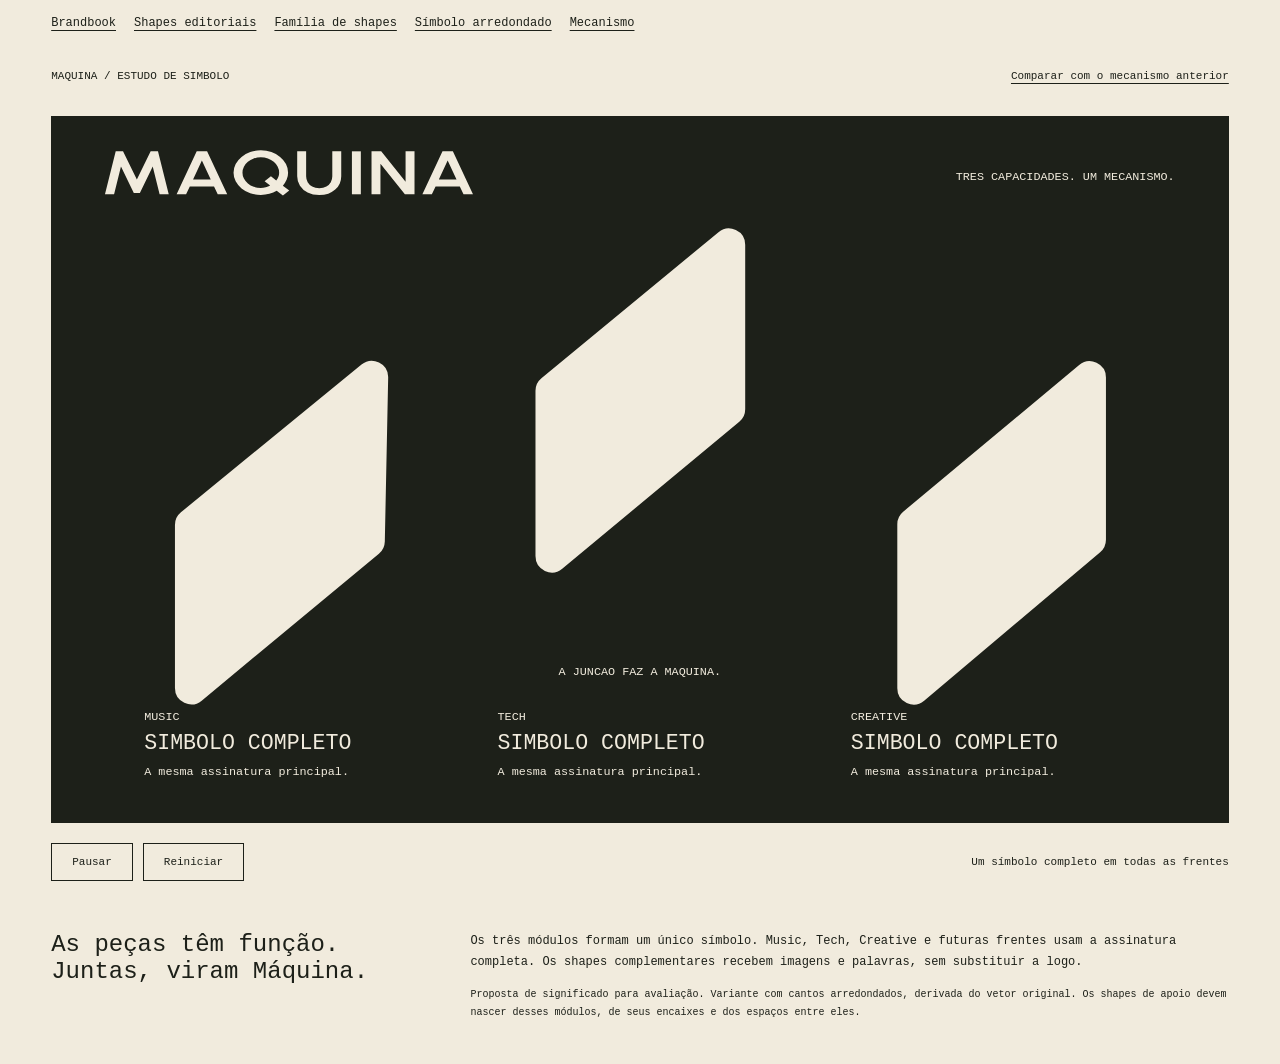
<file: maquina-juncao.html>
<!doctype html><html lang="pt-BR"><head><meta charset="utf-8"><meta name="viewport" content="width=device-width,initial-scale=1"><title>Máquina / A junção faz a Máquina</title><style>*{box-sizing:border-box}body{margin:0;background:#F1EBDD;color:#1D2019;font-family:monospace}header,main,footer{max-width:1400px;margin:auto}header{padding:24px 4vw;display:flex;justify-content:space-between;font-size:11px}a{color:inherit;text-underline-offset:4px}main{padding:10px 4vw 30px}svg{display:block;width:100%;background:#1D2019}.small{font:12px monospace;fill:#F1EBDD}.verb{font:22px monospace;fill:#F1EBDD}button{padding:12px 20px;border:1px solid #1D2019;background:transparent;font:11px monospace;color:#1D2019;cursor:pointer}button:hover{background:#1D2019;color:#F1EBDD}button:disabled{opacity:.4;cursor:default}button:focus-visible,a:focus-visible{outline:3px solid;outline-offset:4px}.controls{display:flex;gap:10px;align-items:center;flex-wrap:wrap;margin:20px 0}.controls span{margin-left:auto;font-size:11px}footer{padding:0 4vw 40px;display:grid;grid-template-columns:1fr 2fr;gap:40px}h1{font-size:24px;font-weight:400;margin:0}p{font-size:12px;line-height:1.8;margin:0}.note{margin-top:12px;font-size:10px}@media(max-width:600px){header{font-size:9px}footer{grid-template-columns:1fr;gap:20px}.controls span{width:100%;margin:4px 0}}</style></head><body><nav aria-label="Estudos" style="display:flex;gap:18px;flex-wrap:wrap;padding:16px 4%;font:12px monospace;background:#F1EBDD;color:#1D2019"><a style="color:inherit" href="index.html">Brandbook</a><a style="color:inherit" href="shapes-editoriais.html">Shapes editoriais</a><a style="color:inherit" href="shapes-aplicacoes.html">Família de shapes</a><a style="color:inherit" href="maquina-juncao.html">Símbolo arredondado</a><a style="color:inherit" href="maquina-em-operacao.html">Mecanismo</a></nav><header><span>MAQUINA / ESTUDO DE SIMBOLO</span><a href="maquina-em-operacao.html">Comparar com o mecanismo anterior</a></header><main><svg xmlns="http://www.w3.org/2000/svg" viewBox="0 0 1200 720" role="img" aria-labelledby="assembly-title assembly-desc"><title id="assembly-title">Três capacidades. Uma Máquina.</title><desc id="assembly-desc">Três módulos diagonais arredondados formam um símbolo único, usado inteiro em todas as frentes. Eles se unem para formar o símbolo principal, em escala dominante.</desc><g fill="#F1EBDD" transform="translate(55 81) scale(0.040285572516243484 -0.03127679970226484)"><g transform="translate(-120 39.051025390625)"><path transform="translate(0 0)" d="M120 0 391.53753662109375 1400H576.3181762695312L926.3903198242188 479.657470703125L1275.5375366210938 1400H1460.3181762695312L1732.3181762695312 0H1501.69970703125L1327.4894409179688 901.6759643554688L1002.6425170898438 42.546630859375H849.2131958007812L524.3662719726562 901.6759643554688L350.156005859375 0Z"/><path transform="translate(1852 0)" d="M588.4624633789062 1400H850.6184692382812L1359.5433959960938 0H1119.69970703125L1026.2882690429688 256.9970703125H413.255126953125L319.84368896484375 0H80ZM495.96978759765625 483.0029296875H943.1111450195312L719.0029296875 1096.841064453125Z"/><path transform="translate(3292 0)" d="M1328.9970703125 -39.051025390625 1171.1351928710938 117.73577880859375Q1087.9730224609375 52.63665771484375 985.6111450195312 16.16217041015625Q883.249267578125 -20.31231689453125 770 -20.31231689453125Q627.5375366210938 -20.31231689453125 502.53753662109375 36.18768310546875Q377.53753662109375 92.68768310546875 282.53753662109375 192.18768310546875Q187.53753662109375 291.68768310546875 133.76876831054688 423.4189147949219Q80 555.150146484375 80 705.6876831054688Q80 855.6876831054688 133.76876831054688 987.1876831054688Q187.53753662109375 1118.6876831054688 282.53753662109375 1218.6876831054688Q377.53753662109375 1318.6876831054688 502.53753662109375 1375.1876831054688Q627.5375366210938 1431.6876831054688 770 1431.6876831054688Q913 1431.6876831054688 1037.7687683105469 1375.1876831054688Q1162.5375366210938 1318.6876831054688 1257.5375366210938 1218.6876831054688Q1352.5375366210938 1118.6876831054688 1406.0375366210938 987.1876831054688Q1459.5375366210938 855.6876831054688 1459.5375366210938 705.6876831054688Q1459.5375366210938 586.051025390625 1424.2567443847656 478.4579162597656Q1388.9759521484375 370.86480712890625 1327.3392944335938 281.16510009765625L1488.7387084960938 120.69061279296875ZM770 205.69354248046875Q834.1231689453125 205.69354248046875 895.2838745117188 225.79266357421875Q956.444580078125 245.89178466796875 1006.7809448242188 282.70263671875L865.89794921875 423.58563232421875L1025.6395874023438 583.7897338867188L1159.29736328125 449.66949462890625Q1195.7208251953125 505.31817626953125 1214.6262512207031 570.9788818359375Q1233.5316772460938 636.6395874023438 1233.5316772460938 705.6876831054688Q1233.5316772460938 808.948974609375 1197.2508850097656 899.3604125976562Q1160.9700927734375 989.7718505859375 1097.0271301269531 1058.6772766113281Q1033.0841674804688 1127.5827026367188 949.1727294921875 1166.6322631835938Q865.2612915039062 1205.6818237304688 770 1205.6818237304688Q673.8137817382812 1205.6818237304688 589.90234375 1166.1697998046875Q505.99090576171875 1126.6577758789062 442.0479431152344 1057.5211181640625Q378.10498046875 988.3844604492188 342.055419921875 898.2042541503906Q306.005859375 808.0240478515625 306.005859375 705.6876831054688Q306.005859375 602.4263916015625 342.2866516113281 511.7461853027344Q378.56744384765625 421.06597900390625 442.74163818359375 352.1605529785156Q506.91583251953125 283.255126953125 590.8272705078125 244.47433471679688Q674.7387084960938 205.69354248046875 770 205.69354248046875Z"/><path transform="translate(4862 0)" d="M677.5134887695312 -26Q509.51348876953125 -26 384.0195007324219 56.0Q258.5255126953125 138 189.26275634765625 276.5Q120 415 120 584V1400H346.005859375V584Q346.005859375 479.11407470703125 384.94281005859375 391.7341613769531Q423.8797607421875 304.354248046875 498.0224304199219 252.1800537109375Q572.1651000976562 200.005859375 677.5134887695312 200.005859375Q784.7868041992188 200.005859375 858.4294738769531 252.14251708984375Q932.0721435546875 304.2791748046875 970.0090942382812 391.6590881347656Q1007.946044921875 479.03900146484375 1007.946044921875 584V1400H1233.951904296875V584Q1233.951904296875 457 1194.5705261230469 346.5Q1155.1891479492188 236 1081.7326965332031 152.0Q1008.2762451171875 68 905.8948669433594 21.0Q803.5134887695312 -26 677.5134887695312 -26Z"/><path transform="translate(6216 0)" d="M150 0V1400H376.005859375V0Z"/><path transform="translate(6742 0)" d="M120 0V1400H364.456298828125L981.4354858398438 408.34808349609375V1400H1207.4413452148438V0H963.447509765625L346.005859375 991.6519165039062V0Z"/><path transform="translate(8069 0)" d="M588.4624633789062 1400H850.6184692382812L1359.5433959960938 0H1119.69970703125L1026.2882690429688 256.9970703125H413.255126953125L319.84368896484375 0H80ZM495.96978759765625 483.0029296875H943.1111450195312L719.0029296875 1096.841064453125Z"/></g></g><text x="1145" y="65" text-anchor="end" class="small">TRES CAPACIDADES. UM MECANISMO.</text><g id="part-0" class="assembly-part"><g transform="translate(280 166) scale(0.43767866179749154)"><path transform="translate(-676.26 -797.82)" d="M690.2,1193.89 L1110.63,849.96 A38,38 0 0 1 1172.68,880.15 L1164.86,1261.76 A38,38 0 0 1 1151.12,1290.23 L738.52,1632.43 A38,38 0 0 1 676.26,1603.19 L676.26,1223.3 A38,38 0 0 1 690.2,1193.89 Z" fill="#F1EBDD"/></g></g><g id="part-1" class="assembly-part"><g transform="translate(280 166) scale(0.43767866179749154)"><path transform="translate(-676.26 -797.82)" d="M1178.33,1188.8 L1590.58,849.05 A38,38 0 0 1 1652.75,878.38 L1652.75,1261.29 A38,38 0 0 1 1639.01,1290.54 L1226.76,1632.44 A38,38 0 0 1 1164.5,1603.19 L1164.5,1218.12 A38,38 0 0 1 1178.33,1188.8 Z" fill="#F1EBDD"/></g></g><g id="part-2" class="assembly-part"><g transform="translate(280 166) scale(0.43767866179749154)"><path transform="translate(-676.26 -797.82)" d="M1666.42,1191.35 L2076.19,849.78 A38,38 0 0 1 2138.52,878.97 L2138.52,1256.4 A38,38 0 0 1 2125.03,1285.44 L1715.26,1631.31 A38,38 0 0 1 1652.75,1602.27 L1652.75,1220.54 A38,38 0 0 1 1666.42,1191.35 Z" fill="#F1EBDD"/></g></g><g id="assembled"><g transform="translate(280 166) scale(0.43767866179749154)"><path transform="translate(-676.26 -797.82)" d="M1715.08,1150.78 L2076.19,849.78 A38,38 0 0 1 2138.52,878.97 L2138.52,1256.4 A38,38 0 0 1 2125.03,1285.44 L1715.26,1631.31 A38,38 0 0 1 1652.75,1602.27 L1652.75,1360.02 A38,38 0 0 0 1590.49,1330.77 L1226.76,1632.44 A38,38 0 0 1 1164.5,1603.19 L1164.5,1360.02 A38,38 0 0 0 1102.24,1330.78 L738.52,1632.43 A38,38 0 0 1 676.26,1603.19 L676.26,1223.3 A38,38 0 0 1 690.2,1193.89 L1110.29,850.24 A38,38 0 0 1 1172.34,880.58 L1166.54,1117.04 A38,38 0 0 0 1228.7,1147.29 L1590.58,849.05 A38,38 0 0 1 1652.75,878.38 L1652.75,1121.59 A38,38 0 0 0 1715.08,1150.78 Z" fill="#F1EBDD"/></g></g><text id="phase" x="600" y="570" text-anchor="middle" class="small">A JUNCAO FAZ A MAQUINA.</text><g class="meaning"><text x="95" y="615" class="small">MUSIC</text><text x="95" y="645" class="verb">SIMBOLO COMPLETO</text><text x="95" y="672" class="small">A mesma assinatura principal.</text></g><g class="meaning"><text x="455" y="615" class="small">TECH</text><text x="455" y="645" class="verb">SIMBOLO COMPLETO</text><text x="455" y="672" class="small">A mesma assinatura principal.</text></g><g class="meaning"><text x="815" y="615" class="small">CREATIVE</text><text x="815" y="645" class="verb">SIMBOLO COMPLETO</text><text x="815" y="672" class="small">A mesma assinatura principal.</text></g></svg><div class="controls"><button id="pause" aria-pressed="false" disabled>Pausar</button><button id="restart" disabled>Reiniciar</button><span id="status" role="status">Símbolo completo / quadro estático</span></div></main><footer><h1>As peças têm função.<br>Juntas, viram Máquina.</h1><div><p>Os três módulos formam um único símbolo. Music, Tech, Creative e futuras frentes usam a assinatura completa. Os shapes complementares recebem imagens e palavras, sem substituir a logo.</p><p class="note">Proposta de significado para avaliação. Variante com cantos arredondados, derivada do vetor original. Os shapes de apoio devem nascer desses módulos, de seus encaixes e dos espaços entre eles.</p></div></footer><script>/*!
 * GSAP 3.14.2
 * https://gsap.com
 * 
 * @license Copyright 2025, GreenSock. All rights reserved.
 * Subject to the terms at https://gsap.com/standard-license.
 * @author: Jack Doyle, jack@greensock.com
 */

!function(t,e){"object"==typeof exports&&"undefined"!=typeof module?e(exports):"function"==typeof define&&define.amd?define(["exports"],e):e((t=t||self).window=t.window||{})}(this,function(e){"use strict";function _inheritsLoose(t,e){t.prototype=Object.create(e.prototype),(t.prototype.constructor=t).__proto__=e}function _assertThisInitialized(t){if(void 0===t)throw new ReferenceError("this hasn't been initialised - super() hasn't been called");return t}function r(t){return"string"==typeof t}function s(t){return"function"==typeof t}function t(t){return"number"==typeof t}function u(t){return void 0===t}function v(t){return"object"==typeof t}function w(t){return!1!==t}function x(){return"undefined"!=typeof window}function y(t){return s(t)||r(t)}function R(t){return(i=bt(t,ht))&&Fe}function S(t,e){return console.warn("Invalid property",t,"set to",e,"Missing plugin? gsap.registerPlugin()")}function T(t,e){return!e&&console.warn(t)}function U(t,e){return t&&(ht[t]=e)&&i&&(i[t]=e)||ht}function V(){return 0}function ga(t){var e,r,i=t[0];if(v(i)||s(i)||(t=[t]),!(e=(i._gsap||{}).harness)){for(r=yt.length;r--&&!yt[r].targetTest(i););e=yt[r]}for(r=t.length;r--;)t[r]&&(t[r]._gsap||(t[r]._gsap=new Xt(t[r],e)))||t.splice(r,1);return t}function ha(t){return t._gsap||ga(Pt(t))[0]._gsap}function ia(t,e,r){return(r=t[e])&&s(r)?t[e]():u(r)&&t.getAttribute&&t.getAttribute(e)||r}function ja(t,e){return(t=t.split(",")).forEach(e)||t}function ka(t){return Math.round(1e5*t)/1e5||0}function la(t){return Math.round(1e7*t)/1e7||0}function ma(t,e){var r=e.charAt(0),i=parseFloat(e.substr(2));return t=parseFloat(t),"+"===r?t+i:"-"===r?t-i:"*"===r?t*i:t/i}function na(t,e){for(var r=e.length,i=0;t.indexOf(e[i])<0&&++i<r;);return i<r}function oa(){var t,e,r=pt.length,i=pt.slice(0);for(_t={},t=pt.length=0;t<r;t++)(e=i[t])&&e._lazy&&(e.render(e._lazy[0],e._lazy[1],!0)._lazy=0)}function pa(t){return!!(t._initted||t._startAt||t.add)}function qa(t,e,r,i){pt.length&&!I&&oa(),t.render(e,r,i||!!(I&&e<0&&pa(t))),pt.length&&!I&&oa()}function ra(t){var e=parseFloat(t);return(e||0===e)&&(t+"").match(ot).length<2?e:r(t)?t.trim():t}function sa(t){return t}function ta(t,e){for(var r in e)r in t||(t[r]=e[r]);return t}function wa(t,e){for(var r in e)"__proto__"!==r&&"constructor"!==r&&"prototype"!==r&&(t[r]=v(e[r])?wa(t[r]||(t[r]={}),e[r]):e[r]);return t}function xa(t,e){var r,i={};for(r in t)r in e||(i[r]=t[r]);return i}function ya(t){var e=t.parent||L,r=t.keyframes?function _setKeyframeDefaults(i){return function(t,e){for(var r in e)r in t||"duration"===r&&i||"ease"===r||(t[r]=e[r])}}($(t.keyframes)):ta;if(w(t.inherit))for(;e;)r(t,e.vars.defaults),e=e.parent||e._dp;return t}function Aa(t,e,r,i,n){void 0===r&&(r="_first"),void 0===i&&(i="_last");var a,s=t[i];if(n)for(a=e[n];s&&s[n]>a;)s=s._prev;return s?(e._next=s._next,s._next=e):(e._next=t[r],t[r]=e),e._next?e._next._prev=e:t[i]=e,e._prev=s,e.parent=e._dp=t,e}function Ba(t,e,r,i){void 0===r&&(r="_first"),void 0===i&&(i="_last");var n=e._prev,a=e._next;n?n._next=a:t[r]===e&&(t[r]=a),a?a._prev=n:t[i]===e&&(t[i]=n),e._next=e._prev=e.parent=null}function Ca(t,e){t.parent&&(!e||t.parent.autoRemoveChildren)&&t.parent.remove&&t.parent.remove(t),t._act=0}function Da(t,e){if(t&&(!e||e._end>t._dur||e._start<0))for(var r=t;r;)r._dirty=1,r=r.parent;return t}function Fa(t,e,r,i){return t._startAt&&(I?t._startAt.revert(ft):t.vars.immediateRender&&!t.vars.autoRevert||t._startAt.render(e,!0,i))}function Ha(t){return t._repeat?wt(t._tTime,t=t.duration()+t._rDelay)*t:0}function Ja(t,e){return(t-e._start)*e._ts+(0<=e._ts?0:e._dirty?e.totalDuration():e._tDur)}function Ka(t){return t._end=la(t._start+(t._tDur/Math.abs(t._ts||t._rts||q)||0))}function La(t,e){var r=t._dp;return r&&r.smoothChildTiming&&t._ts&&(t._start=la(r._time-(0<t._ts?e/t._ts:((t._dirty?t.totalDuration():t._tDur)-e)/-t._ts)),Ka(t),r._dirty||Da(r,t)),t}function Ma(t,e){var r;if((e._time||!e._dur&&e._initted||e._start<t._time&&(e._dur||!e.add))&&(r=Ja(t.rawTime(),e),(!e._dur||Mt(0,e.totalDuration(),r)-e._tTime>q)&&e.render(r,!0)),Da(t,e)._dp&&t._initted&&t._time>=t._dur&&t._ts){if(t._dur<t.duration())for(r=t;r._dp;)0<=r.rawTime()&&r.totalTime(r._tTime),r=r._dp;t._zTime=-q}}function Na(e,r,i,n){return r.parent&&Ca(r),r._start=la((t(i)?i:i||e!==L?Ot(e,i,r):e._time)+r._delay),r._end=la(r._start+(r.totalDuration()/Math.abs(r.timeScale())||0)),Aa(e,r,"_first","_last",e._sort?"_start":0),xt(r)||(e._recent=r),n||Ma(e,r),e._ts<0&&La(e,e._tTime),e}function Oa(t,e){return(ht.ScrollTrigger||S("scrollTrigger",e))&&ht.ScrollTrigger.create(e,t)}function Pa(t,e,r,i,n){return Qt(t,e,n),t._initted?!r&&t._pt&&!I&&(t._dur&&!1!==t.vars.lazy||!t._dur&&t.vars.lazy)&&f!==It.frame?(pt.push(t),t._lazy=[n,i],1):void 0:1}function Ua(t,e,r,i){var n=t._repeat,a=la(e)||0,s=t._tTime/t._tDur;return s&&!i&&(t._time*=a/t._dur),t._dur=a,t._tDur=n?n<0?1e10:la(a*(n+1)+t._rDelay*n):a,0<s&&!i&&La(t,t._tTime=t._tDur*s),t.parent&&Ka(t),r||Da(t.parent,t),t}function Va(t){return t instanceof Zt?Da(t):Ua(t,t._dur)}function Ya(e,r,i){var n,a,s=t(r[1]),o=(s?2:1)+(e<2?0:1),u=r[o];if(s&&(u.duration=r[1]),u.parent=i,e){for(n=u,a=i;a&&!("immediateRender"in n);)n=a.vars.defaults||{},a=w(a.vars.inherit)&&a.parent;u.immediateRender=w(n.immediateRender),e<2?u.runBackwards=1:u.startAt=r[o-1]}return new te(r[0],u,r[1+o])}function Za(t,e){return t||0===t?e(t):e}function _a(t,e){return r(t)&&(e=ut.exec(t))?e[1]:""}function cb(t,e){return t&&v(t)&&"length"in t&&(!e&&!t.length||t.length-1 in t&&v(t[0]))&&!t.nodeType&&t!==h}function fb(r){return r=Pt(r)[0]||T("Invalid scope")||{},function(t){var e=r.current||r.nativeElement||r;return Pt(t,e.querySelectorAll?e:e===r?T("Invalid scope")||a.createElement("div"):r)}}function gb(t){return t.sort(function(){return.5-Math.random()})}function hb(t){if(s(t))return t;var p=v(t)?t:{each:t},_=Vt(p.ease),m=p.from||0,g=parseFloat(p.base)||0,y={},e=0<m&&m<1,T=isNaN(m)||e,b=p.axis,w=m,x=m;return r(m)?w=x={center:.5,edges:.5,end:1}[m]||0:!e&&T&&(w=m[0],x=m[1]),function(t,e,r){var i,n,a,s,o,u,h,l,f,d=(r||p).length,c=y[d];if(!c){if(!(f="auto"===p.grid?0:(p.grid||[1,X])[1])){for(h=-X;h<(h=r[f++].getBoundingClientRect().left)&&f<d;);f<d&&f--}for(c=y[d]=[],i=T?Math.min(f,d)*w-.5:m%f,n=f===X?0:T?d*x/f-.5:m/f|0,l=X,u=h=0;u<d;u++)a=u%f-i,s=n-(u/f|0),c[u]=o=b?Math.abs("y"===b?s:a):J(a*a+s*s),h<o&&(h=o),o<l&&(l=o);"random"===m&&gb(c),c.max=h-l,c.min=l,c.v=d=(parseFloat(p.amount)||parseFloat(p.each)*(d<f?d-1:b?"y"===b?d/f:f:Math.max(f,d/f))||0)*("edges"===m?-1:1),c.b=d<0?g-d:g,c.u=_a(p.amount||p.each)||0,_=_&&d<0?jt(_):_}return d=(c[t]-c.min)/c.max||0,la(c.b+(_?_(d):d)*c.v)+c.u}}function ib(i){var n=Math.pow(10,((i+"").split(".")[1]||"").length);return function(e){var r=la(Math.round(parseFloat(e)/i)*i*n);return(r-r%1)/n+(t(e)?0:_a(e))}}function jb(h,e){var l,f,r=$(h);return!r&&v(h)&&(l=r=h.radius||X,h.values?(h=Pt(h.values),(f=!t(h[0]))&&(l*=l)):h=ib(h.increment)),Za(e,r?s(h)?function(t){return f=h(t),Math.abs(f-t)<=l?f:t}:function(e){for(var r,i,n=parseFloat(f?e.x:e),a=parseFloat(f?e.y:0),s=X,o=0,u=h.length;u--;)(r=f?(r=h[u].x-n)*r+(i=h[u].y-a)*i:Math.abs(h[u]-n))<s&&(s=r,o=u);return o=!l||s<=l?h[o]:e,f||o===e||t(e)?o:o+_a(e)}:ib(h))}function kb(t,e,r,i){return Za($(t)?!e:!0===r?!!(r=0):!i,function(){return $(t)?t[~~(Math.random()*t.length)]:(r=r||1e-5)&&(i=r<1?Math.pow(10,(r+"").length-2):1)&&Math.floor(Math.round((t-r/2+Math.random()*(e-t+.99*r))/r)*r*i)/i})}function ob(e,r,t){return Za(t,function(t){return e[~~r(t)]})}function rb(t){return t.replace(tt,function(t){var e=t.indexOf("[")+1,r=t.substring(e||7,e?t.indexOf("]"):t.length-1).split(et);return kb(e?r:+r[0],e?0:+r[1],+r[2]||1e-5)})}function ub(t,e,r){var i,n,a,s=t.labels,o=X;for(i in s)(n=s[i]-e)<0==!!r&&n&&o>(n=Math.abs(n))&&(a=i,o=n);return a}function wb(t){return Ca(t),t.scrollTrigger&&t.scrollTrigger.kill(!!I),t.progress()<1&&Dt(t,"onInterrupt"),t}function zb(t){if(t)if(t=!t.name&&t.default||t,x()||t.headless){var e=t.name,r=s(t),i=e&&!r&&t.init?function(){this._props=[]}:t,n={init:V,render:ve,add:Jt,kill:Te,modifier:ye,rawVars:0},a={targetTest:0,get:0,getSetter:le,aliases:{},register:0};if(Lt(),t!==i){if(mt[e])return;ta(i,ta(xa(t,n),a)),bt(i.prototype,bt(n,xa(t,a))),mt[i.prop=e]=i,t.targetTest&&(yt.push(i),ct[e]=1),e=("css"===e?"CSS":e.charAt(0).toUpperCase()+e.substr(1))+"Plugin"}U(e,i),t.register&&t.register(Fe,i,we)}else St.push(t)}function Cb(t,e,r){return(6*(t+=t<0?1:1<t?-1:0)<1?e+(r-e)*t*6:t<.5?r:3*t<2?e+(r-e)*(2/3-t)*6:e)*zt+.5|0}function Db(e,r,i){var n,a,s,o,u,h,l,f,d,c,p=e?t(e)?[e>>16,e>>8&zt,e&zt]:0:Et.black;if(!p){if(","===e.substr(-1)&&(e=e.substr(0,e.length-1)),Et[e])p=Et[e];else if("#"===e.charAt(0)){if(e.length<6&&(e="#"+(n=e.charAt(1))+n+(a=e.charAt(2))+a+(s=e.charAt(3))+s+(5===e.length?e.charAt(4)+e.charAt(4):"")),9===e.length)return[(p=parseInt(e.substr(1,6),16))>>16,p>>8&zt,p&zt,parseInt(e.substr(7),16)/255];p=[(e=parseInt(e.substr(1),16))>>16,e>>8&zt,e&zt]}else if("hsl"===e.substr(0,3))if(p=c=e.match(rt),r){if(~e.indexOf("="))return p=e.match(it),i&&p.length<4&&(p[3]=1),p}else o=+p[0]%360/360,u=p[1]/100,n=2*(h=p[2]/100)-(a=h<=.5?h*(u+1):h+u-h*u),3<p.length&&(p[3]*=1),p[0]=Cb(o+1/3,n,a),p[1]=Cb(o,n,a),p[2]=Cb(o-1/3,n,a);else p=e.match(rt)||Et.transparent;p=p.map(Number)}return r&&!c&&(n=p[0]/zt,a=p[1]/zt,s=p[2]/zt,h=((l=Math.max(n,a,s))+(f=Math.min(n,a,s)))/2,l===f?o=u=0:(d=l-f,u=.5<h?d/(2-l-f):d/(l+f),o=l===n?(a-s)/d+(a<s?6:0):l===a?(s-n)/d+2:(n-a)/d+4,o*=60),p[0]=~~(o+.5),p[1]=~~(100*u+.5),p[2]=~~(100*h+.5)),i&&p.length<4&&(p[3]=1),p}function Eb(t){var r=[],i=[],n=-1;return t.split(Rt).forEach(function(t){var e=t.match(nt)||[];r.push.apply(r,e),i.push(n+=e.length+1)}),r.c=i,r}function Fb(t,e,r){var i,n,a,s,o="",u=(t+o).match(Rt),h=e?"hsla(":"rgba(",l=0;if(!u)return t;if(u=u.map(function(t){return(t=Db(t,e,1))&&h+(e?t[0]+","+t[1]+"%,"+t[2]+"%,"+t[3]:t.join(","))+")"}),r&&(a=Eb(t),(i=r.c).join(o)!==a.c.join(o)))for(s=(n=t.replace(Rt,"1").split(nt)).length-1;l<s;l++)o+=n[l]+(~i.indexOf(l)?u.shift()||h+"0,0,0,0)":(a.length?a:u.length?u:r).shift());if(!n)for(s=(n=t.split(Rt)).length-1;l<s;l++)o+=n[l]+u[l];return o+n[s]}function Ib(t){var e,r=t.join(" ");if(Rt.lastIndex=0,Rt.test(r))return e=Ft.test(r),t[1]=Fb(t[1],e),t[0]=Fb(t[0],e,Eb(t[1])),!0}function Rb(t){var e=(t+"").split("("),r=Bt[e[0]];return r&&1<e.length&&r.config?r.config.apply(null,~t.indexOf("{")?[function _parseObjectInString(t){for(var e,r,i,n={},a=t.substr(1,t.length-3).split(":"),s=a[0],o=1,u=a.length;o<u;o++)r=a[o],e=o!==u-1?r.lastIndexOf(","):r.length,i=r.substr(0,e),n[s]=isNaN(i)?i.replace(Nt,"").trim():+i,s=r.substr(e+1).trim();return n}(e[1])]:function _valueInParentheses(t){var e=t.indexOf("(")+1,r=t.indexOf(")"),i=t.indexOf("(",e);return t.substring(e,~i&&i<r?t.indexOf(")",r+1):r)}(t).split(",").map(ra)):Bt._CE&&Yt.test(t)?Bt._CE("",t):r}function Tb(t,e){for(var r,i=t._first;i;)i instanceof Zt?Tb(i,e):!i.vars.yoyoEase||i._yoyo&&i._repeat||i._yoyo===e||(i.timeline?Tb(i.timeline,e):(r=i._ease,i._ease=i._yEase,i._yEase=r,i._yoyo=e)),i=i._next}function Vb(t,e,r,i){void 0===r&&(r=function easeOut(t){return 1-e(1-t)}),void 0===i&&(i=function easeInOut(t){return t<.5?e(2*t)/2:1-e(2*(1-t))/2});var n,a={easeIn:e,easeOut:r,easeInOut:i};return ja(t,function(t){for(var e in Bt[t]=ht[t]=a,Bt[n=t.toLowerCase()]=r,a)Bt[n+("easeIn"===e?".in":"easeOut"===e?".out":".inOut")]=Bt[t+"."+e]=a[e]}),a}function Wb(e){return function(t){return t<.5?(1-e(1-2*t))/2:.5+e(2*(t-.5))/2}}function Xb(r,t,e){function Lm(t){return 1===t?1:i*Math.pow(2,-10*t)*G((t-a)*n)+1}var i=1<=t?t:1,n=(e||(r?.3:.45))/(t<1?t:1),a=n/Z*(Math.asin(1/i)||0),s="out"===r?Lm:"in"===r?function(t){return 1-Lm(1-t)}:Wb(Lm);return n=Z/n,s.config=function(t,e){return Xb(r,t,e)},s}function Yb(e,r){function Tm(t){return t?--t*t*((r+1)*t+r)+1:0}void 0===r&&(r=1.70158);var t="out"===e?Tm:"in"===e?function(t){return 1-Tm(1-t)}:Wb(Tm);return t.config=function(t){return Yb(e,t)},t}var F,I,l,L,h,n,a,i,o,f,d,c,p,_,m,g,b,k,O,M,C,P,A,D,z,E,B,Y,N={autoSleep:120,force3D:"auto",nullTargetWarn:1,units:{lineHeight:""}},j={duration:.5,overwrite:!1,delay:0},X=1e8,q=1/X,Z=2*Math.PI,W=Z/4,H=0,J=Math.sqrt,Q=Math.cos,G=Math.sin,K="function"==typeof ArrayBuffer&&ArrayBuffer.isView||function(){},$=Array.isArray,tt=/random\([^)]+\)/g,et=/,\s*/g,rt=/(?:-?\.?\d|\.)+/gi,it=/[-+=.]*\d+[.e\-+]*\d*[e\-+]*\d*/g,nt=/[-+=.]*\d+[.e-]*\d*[a-z%]*/g,at=/[-+=.]*\d+\.?\d*(?:e-|e\+)?\d*/gi,st=/[+-]=-?[.\d]+/,ot=/[^,'"\[\]\s]+/gi,ut=/^[+\-=e\s\d]*\d+[.\d]*([a-z]*|%)\s*$/i,ht={},lt={suppressEvents:!0,isStart:!0,kill:!1},ft={suppressEvents:!0,kill:!1},dt={suppressEvents:!0},ct={},pt=[],_t={},mt={},gt={},vt=30,yt=[],Tt="",bt=function _merge(t,e){for(var r in e)t[r]=e[r];return t},wt=function _animationCycle(t,e){var r=Math.floor(t=la(t/e));return t&&r===t?r-1:r},xt=function _isFromOrFromStart(t){var e=t.data;return"isFromStart"===e||"isStart"===e},kt={_start:0,endTime:V,totalDuration:V},Ot=function _parsePosition(t,e,i){var n,a,s,o=t.labels,u=t._recent||kt,h=t.duration()>=X?u.endTime(!1):t._dur;return r(e)&&(isNaN(e)||e in o)?(a=e.charAt(0),s="%"===e.substr(-1),n=e.indexOf("="),"<"===a||">"===a?(0<=n&&(e=e.replace(/=/,"")),("<"===a?u._start:u.endTime(0<=u._repeat))+(parseFloat(e.substr(1))||0)*(s?(n<0?u:i).totalDuration()/100:1)):n<0?(e in o||(o[e]=h),o[e]):(a=parseFloat(e.charAt(n-1)+e.substr(n+1)),s&&i&&(a=a/100*($(i)?i[0]:i).totalDuration()),1<n?_parsePosition(t,e.substr(0,n-1),i)+a:h+a)):null==e?h:+e},Mt=function _clamp(t,e,r){return r<t?t:e<r?e:r},Ct=[].slice,Pt=function toArray(t,e,i){return l&&!e&&l.selector?l.selector(t):!r(t)||i||!n&&Lt()?$(t)?function _flatten(t,e,i){return void 0===i&&(i=[]),t.forEach(function(t){return r(t)&&!e||cb(t,1)?i.push.apply(i,Pt(t)):i.push(t)})||i}(t,i):cb(t)?Ct.call(t,0):t?[t]:[]:Ct.call((e||a).querySelectorAll(t),0)},At=function mapRange(e,t,r,i,n){var a=t-e,s=i-r;return Za(n,function(t){return r+((t-e)/a*s||0)})},Dt=function _callback(t,e,r){var i,n,a,s=t.vars,o=s[e],u=l,h=t._ctx;if(o)return i=s[e+"Params"],n=s.callbackScope||t,r&&pt.length&&oa(),h&&(l=h),a=i?o.apply(n,i):o.call(n),l=u,a},St=[],zt=255,Et={aqua:[0,zt,zt],lime:[0,zt,0],silver:[192,192,192],black:[0,0,0],maroon:[128,0,0],teal:[0,128,128],blue:[0,0,zt],navy:[0,0,128],white:[zt,zt,zt],olive:[128,128,0],yellow:[zt,zt,0],orange:[zt,165,0],gray:[128,128,128],purple:[128,0,128],green:[0,128,0],red:[zt,0,0],pink:[zt,192,203],cyan:[0,zt,zt],transparent:[zt,zt,zt,0]},Rt=function(){var t,e="(?:\\b(?:(?:rgb|rgba|hsl|hsla)\\(.+?\\))|\\B#(?:[0-9a-f]{3,4}){1,2}\\b";for(t in Et)e+="|"+t+"\\b";return new RegExp(e+")","gi")}(),Ft=/hsl[a]?\(/,It=(O=Date.now,M=500,C=33,P=O(),A=P,z=D=1e3/240,g={time:0,frame:0,tick:function tick(){Al(!0)},deltaRatio:function deltaRatio(t){return b/(1e3/(t||60))},wake:function wake(){o&&(!n&&x()&&(h=n=window,a=h.document||{},ht.gsap=Fe,(h.gsapVersions||(h.gsapVersions=[])).push(Fe.version),R(i||h.GreenSockGlobals||!h.gsap&&h||{}),St.forEach(zb)),m="undefined"!=typeof requestAnimationFrame&&requestAnimationFrame,p&&g.sleep(),_=m||function(t){return setTimeout(t,z-1e3*g.time+1|0)},c=1,Al(2))},sleep:function sleep(){(m?cancelAnimationFrame:clearTimeout)(p),c=0,_=V},lagSmoothing:function lagSmoothing(t,e){M=t||1/0,C=Math.min(e||33,M)},fps:function fps(t){D=1e3/(t||240),z=1e3*g.time+D},add:function add(n,t,e){var a=t?function(t,e,r,i){n(t,e,r,i),g.remove(a)}:n;return g.remove(n),E[e?"unshift":"push"](a),Lt(),a},remove:function remove(t,e){~(e=E.indexOf(t))&&E.splice(e,1)&&e<=k&&k--},_listeners:E=[]}),Lt=function _wake(){return!c&&It.wake()},Bt={},Yt=/^[\d.\-M][\d.\-,\s]/,Nt=/["']/g,jt=function _invertEase(e){return function(t){return 1-e(1-t)}},Vt=function _parseEase(t,e){return t&&(s(t)?t:Bt[t]||Rb(t))||e};function Al(t){var e,r,i,n,a=O()-A,s=!0===t;if((M<a||a<0)&&(P+=a-C),(0<(e=(i=(A+=a)-P)-z)||s)&&(n=++g.frame,b=i-1e3*g.time,g.time=i/=1e3,z+=e+(D<=e?4:D-e),r=1),s||(p=_(Al)),r)for(k=0;k<E.length;k++)E[k](i,b,n,t)}function jn(t){return t<Y?B*t*t:t<.7272727272727273?B*Math.pow(t-1.5/2.75,2)+.75:t<.9090909090909092?B*(t-=2.25/2.75)*t+.9375:B*Math.pow(t-2.625/2.75,2)+.984375}ja("Linear,Quad,Cubic,Quart,Quint,Strong",function(t,e){var r=e<5?e+1:e;Vb(t+",Power"+(r-1),e?function(t){return Math.pow(t,r)}:function(t){return t},function(t){return 1-Math.pow(1-t,r)},function(t){return t<.5?Math.pow(2*t,r)/2:1-Math.pow(2*(1-t),r)/2})}),Bt.Linear.easeNone=Bt.none=Bt.Linear.easeIn,Vb("Elastic",Xb("in"),Xb("out"),Xb()),B=7.5625,Y=1/2.75,Vb("Bounce",function(t){return 1-jn(1-t)},jn),Vb("Expo",function(t){return Math.pow(2,10*(t-1))*t+t*t*t*t*t*t*(1-t)}),Vb("Circ",function(t){return-(J(1-t*t)-1)}),Vb("Sine",function(t){return 1===t?1:1-Q(t*W)}),Vb("Back",Yb("in"),Yb("out"),Yb()),Bt.SteppedEase=Bt.steps=ht.SteppedEase={config:function config(t,e){void 0===t&&(t=1);var r=1/t,i=t+(e?0:1),n=e?1:0;return function(t){return((i*Mt(0,.99999999,t)|0)+n)*r}}},j.ease=Bt["quad.out"],ja("onComplete,onUpdate,onStart,onRepeat,onReverseComplete,onInterrupt",function(t){return Tt+=t+","+t+"Params,"});var Ut,Xt=function GSCache(t,e){this.id=H++,(t._gsap=this).target=t,this.harness=e,this.get=e?e.get:ia,this.set=e?e.getSetter:le},qt=((Ut=Animation.prototype).delay=function delay(t){return t||0===t?(this.parent&&this.parent.smoothChildTiming&&this.startTime(this._start+t-this._delay),this._delay=t,this):this._delay},Ut.duration=function duration(t){return arguments.length?this.totalDuration(0<this._repeat?t+(t+this._rDelay)*this._repeat:t):this.totalDuration()&&this._dur},Ut.totalDuration=function totalDuration(t){return arguments.length?(this._dirty=0,Ua(this,this._repeat<0?t:(t-this._repeat*this._rDelay)/(this._repeat+1))):this._tDur},Ut.totalTime=function totalTime(t,e){if(Lt(),!arguments.length)return this._tTime;var r=this._dp;if(r&&r.smoothChildTiming&&this._ts){for(La(this,t),!r._dp||r.parent||Ma(r,this);r&&r.parent;)r.parent._time!==r._start+(0<=r._ts?r._tTime/r._ts:(r.totalDuration()-r._tTime)/-r._ts)&&r.totalTime(r._tTime,!0),r=r.parent;!this.parent&&this._dp.autoRemoveChildren&&(0<this._ts&&t<this._tDur||this._ts<0&&0<t||!this._tDur&&!t)&&Na(this._dp,this,this._start-this._delay)}return(this._tTime!==t||!this._dur&&!e||this._initted&&Math.abs(this._zTime)===q||!this._initted&&this._dur&&t||!t&&!this._initted&&(this.add||this._ptLookup))&&(this._ts||(this._pTime=t),qa(this,t,e)),this},Ut.time=function time(t,e){return arguments.length?this.totalTime(Math.min(this.totalDuration(),t+Ha(this))%(this._dur+this._rDelay)||(t?this._dur:0),e):this._time},Ut.totalProgress=function totalProgress(t,e){return arguments.length?this.totalTime(this.totalDuration()*t,e):this.totalDuration()?Math.min(1,this._tTime/this._tDur):0<=this.rawTime()&&this._initted?1:0},Ut.progress=function progress(t,e){return arguments.length?this.totalTime(this.duration()*(!this._yoyo||1&this.iteration()?t:1-t)+Ha(this),e):this.duration()?Math.min(1,this._time/this._dur):0<this.rawTime()?1:0},Ut.iteration=function iteration(t,e){var r=this.duration()+this._rDelay;return arguments.length?this.totalTime(this._time+(t-1)*r,e):this._repeat?wt(this._tTime,r)+1:1},Ut.timeScale=function timeScale(t,e){if(!arguments.length)return this._rts===-q?0:this._rts;if(this._rts===t)return this;var r=this.parent&&this._ts?Ja(this.parent._time,this):this._tTime;return this._rts=+t||0,this._ts=this._ps||t===-q?0:this._rts,this.totalTime(Mt(-Math.abs(this._delay),this.totalDuration(),r),!1!==e),Ka(this),function _recacheAncestors(t){for(var e=t.parent;e&&e.parent;)e._dirty=1,e.totalDuration(),e=e.parent;return t}(this)},Ut.paused=function paused(t){return arguments.length?(this._ps!==t&&((this._ps=t)?(this._pTime=this._tTime||Math.max(-this._delay,this.rawTime()),this._ts=this._act=0):(Lt(),this._ts=this._rts,this.totalTime(this.parent&&!this.parent.smoothChildTiming?this.rawTime():this._tTime||this._pTime,1===this.progress()&&Math.abs(this._zTime)!==q&&(this._tTime-=q)))),this):this._ps},Ut.startTime=function startTime(t){if(arguments.length){this._start=la(t);var e=this.parent||this._dp;return!e||!e._sort&&this.parent||Na(e,this,this._start-this._delay),this}return this._start},Ut.endTime=function endTime(t){return this._start+(w(t)?this.totalDuration():this.duration())/Math.abs(this._ts||1)},Ut.rawTime=function rawTime(t){var e=this.parent||this._dp;return e?t&&(!this._ts||this._repeat&&this._time&&this.totalProgress()<1)?this._tTime%(this._dur+this._rDelay):this._ts?Ja(e.rawTime(t),this):this._tTime:this._tTime},Ut.revert=function revert(t){void 0===t&&(t=dt);var e=I;return I=t,pa(this)&&(this.timeline&&this.timeline.revert(t),this.totalTime(-.01,t.suppressEvents)),"nested"!==this.data&&!1!==t.kill&&this.kill(),I=e,this},Ut.globalTime=function globalTime(t){for(var e=this,r=arguments.length?t:e.rawTime();e;)r=e._start+r/(Math.abs(e._ts)||1),e=e._dp;return!this.parent&&this._sat?this._sat.globalTime(t):r},Ut.repeat=function repeat(t){return arguments.length?(this._repeat=t===1/0?-2:t,Va(this)):-2===this._repeat?1/0:this._repeat},Ut.repeatDelay=function repeatDelay(t){if(arguments.length){var e=this._time;return this._rDelay=t,Va(this),e?this.time(e):this}return this._rDelay},Ut.yoyo=function yoyo(t){return arguments.length?(this._yoyo=t,this):this._yoyo},Ut.seek=function seek(t,e){return this.totalTime(Ot(this,t),w(e))},Ut.restart=function restart(t,e){return this.play().totalTime(t?-this._delay:0,w(e)),this._dur||(this._zTime=-q),this},Ut.play=function play(t,e){return null!=t&&this.seek(t,e),this.reversed(!1).paused(!1)},Ut.reverse=function reverse(t,e){return null!=t&&this.seek(t||this.totalDuration(),e),this.reversed(!0).paused(!1)},Ut.pause=function pause(t,e){return null!=t&&this.seek(t,e),this.paused(!0)},Ut.resume=function resume(){return this.paused(!1)},Ut.reversed=function reversed(t){return arguments.length?(!!t!==this.reversed()&&this.timeScale(-this._rts||(t?-q:0)),this):this._rts<0},Ut.invalidate=function invalidate(){return this._initted=this._act=0,this._zTime=-q,this},Ut.isActive=function isActive(){var t,e=this.parent||this._dp,r=this._start;return!(e&&!(this._ts&&this._initted&&e.isActive()&&(t=e.rawTime(!0))>=r&&t<this.endTime(!0)-q))},Ut.eventCallback=function eventCallback(t,e,r){var i=this.vars;return 1<arguments.length?(e?(i[t]=e,r&&(i[t+"Params"]=r),"onUpdate"===t&&(this._onUpdate=e)):delete i[t],this):i[t]},Ut.then=function then(t){var i=this,n=i._prom;return new Promise(function(e){function Fo(){var t=i.then;i.then=null,n&&n(),s(r)&&(r=r(i))&&(r.then||r===i)&&(i.then=t),e(r),i.then=t}var r=s(t)?t:sa;i._initted&&1===i.totalProgress()&&0<=i._ts||!i._tTime&&i._ts<0?Fo():i._prom=Fo})},Ut.kill=function kill(){wb(this)},Animation);function Animation(t){this.vars=t,this._delay=+t.delay||0,(this._repeat=t.repeat===1/0?-2:t.repeat||0)&&(this._rDelay=t.repeatDelay||0,this._yoyo=!!t.yoyo||!!t.yoyoEase),this._ts=1,Ua(this,+t.duration,1,1),this.data=t.data,l&&(this._ctx=l).data.push(this),c||It.wake()}ta(qt.prototype,{_time:0,_start:0,_end:0,_tTime:0,_tDur:0,_dirty:0,_repeat:0,_yoyo:!1,parent:null,_initted:!1,_rDelay:0,_ts:1,_dp:0,ratio:0,_zTime:-q,_prom:0,_ps:!1,_rts:1});var Zt=function(i){function Timeline(t,e){var r;return void 0===t&&(t={}),(r=i.call(this,t)||this).labels={},r.smoothChildTiming=!!t.smoothChildTiming,r.autoRemoveChildren=!!t.autoRemoveChildren,r._sort=w(t.sortChildren),L&&Na(t.parent||L,_assertThisInitialized(r),e),t.reversed&&r.reverse(),t.paused&&r.paused(!0),t.scrollTrigger&&Oa(_assertThisInitialized(r),t.scrollTrigger),r}_inheritsLoose(Timeline,i);var e=Timeline.prototype;return e.to=function to(t,e,r){return Ya(0,arguments,this),this},e.from=function from(t,e,r){return Ya(1,arguments,this),this},e.fromTo=function fromTo(t,e,r,i){return Ya(2,arguments,this),this},e.set=function set(t,e,r){return e.duration=0,e.parent=this,ya(e).repeatDelay||(e.repeat=0),e.immediateRender=!!e.immediateRender,new te(t,e,Ot(this,r),1),this},e.call=function call(t,e,r){return Na(this,te.delayedCall(0,t,e),r)},e.staggerTo=function staggerTo(t,e,r,i,n,a,s){return r.duration=e,r.stagger=r.stagger||i,r.onComplete=a,r.onCompleteParams=s,r.parent=this,new te(t,r,Ot(this,n)),this},e.staggerFrom=function staggerFrom(t,e,r,i,n,a,s){return r.runBackwards=1,ya(r).immediateRender=w(r.immediateRender),this.staggerTo(t,e,r,i,n,a,s)},e.staggerFromTo=function staggerFromTo(t,e,r,i,n,a,s,o){return i.startAt=r,ya(i).immediateRender=w(i.immediateRender),this.staggerTo(t,e,i,n,a,s,o)},e.render=function render(t,e,r){var i,n,a,s,o,u,h,l,f,d,c,p,_=this._time,m=this._dirty?this.totalDuration():this._tDur,g=this._dur,v=t<=0?0:la(t),y=this._zTime<0!=t<0&&(this._initted||!g);if(this!==L&&m<v&&0<=t&&(v=m),v!==this._tTime||r||y){if(_!==this._time&&g&&(v+=this._time-_,t+=this._time-_),i=v,f=this._start,u=!(l=this._ts),y&&(g||(_=this._zTime),!t&&e||(this._zTime=t)),this._repeat){if(c=this._yoyo,o=g+this._rDelay,this._repeat<-1&&t<0)return this.totalTime(100*o+t,e,r);if(i=la(v%o),v===m?(s=this._repeat,i=g):((s=~~(d=la(v/o)))&&s===d&&(i=g,s--),g<i&&(i=g)),d=wt(this._tTime,o),!_&&this._tTime&&d!==s&&this._tTime-d*o-this._dur<=0&&(d=s),c&&1&s&&(i=g-i,p=1),s!==d&&!this._lock){var T=c&&1&d,b=T===(c&&1&s);if(s<d&&(T=!T),_=T?0:v%g?g:v,this._lock=1,this.render(_||(p?0:la(s*o)),e,!g)._lock=0,this._tTime=v,!e&&this.parent&&Dt(this,"onRepeat"),this.vars.repeatRefresh&&!p&&(this.invalidate()._lock=1,d=s),_&&_!==this._time||u!=!this._ts||this.vars.onRepeat&&!this.parent&&!this._act)return this;if(g=this._dur,m=this._tDur,b&&(this._lock=2,_=T?g:-1e-4,this.render(_,!0),this.vars.repeatRefresh&&!p&&this.invalidate()),this._lock=0,!this._ts&&!u)return this;Tb(this,p)}}if(this._hasPause&&!this._forcing&&this._lock<2&&(h=function _findNextPauseTween(t,e,r){var i;if(e<r)for(i=t._first;i&&i._start<=r;){if("isPause"===i.data&&i._start>e)return i;i=i._next}else for(i=t._last;i&&i._start>=r;){if("isPause"===i.data&&i._start<e)return i;i=i._prev}}(this,la(_),la(i)))&&(v-=i-(i=h._start)),this._tTime=v,this._time=i,this._act=!l,this._initted||(this._onUpdate=this.vars.onUpdate,this._initted=1,this._zTime=t,_=0),!_&&v&&g&&!e&&!d&&(Dt(this,"onStart"),this._tTime!==v))return this;if(_<=i&&0<=t)for(n=this._first;n;){if(a=n._next,(n._act||i>=n._start)&&n._ts&&h!==n){if(n.parent!==this)return this.render(t,e,r);if(n.render(0<n._ts?(i-n._start)*n._ts:(n._dirty?n.totalDuration():n._tDur)+(i-n._start)*n._ts,e,r),i!==this._time||!this._ts&&!u){h=0,a&&(v+=this._zTime=-q);break}}n=a}else{n=this._last;for(var w=t<0?t:i;n;){if(a=n._prev,(n._act||w<=n._end)&&n._ts&&h!==n){if(n.parent!==this)return this.render(t,e,r);if(n.render(0<n._ts?(w-n._start)*n._ts:(n._dirty?n.totalDuration():n._tDur)+(w-n._start)*n._ts,e,r||I&&pa(n)),i!==this._time||!this._ts&&!u){h=0,a&&(v+=this._zTime=w?-q:q);break}}n=a}}if(h&&!e&&(this.pause(),h.render(_<=i?0:-q)._zTime=_<=i?1:-1,this._ts))return this._start=f,Ka(this),this.render(t,e,r);this._onUpdate&&!e&&Dt(this,"onUpdate",!0),(v===m&&this._tTime>=this.totalDuration()||!v&&_)&&(f!==this._start&&Math.abs(l)===Math.abs(this._ts)||this._lock||(!t&&g||!(v===m&&0<this._ts||!v&&this._ts<0)||Ca(this,1),e||t<0&&!_||!v&&!_&&m||(Dt(this,v===m&&0<=t?"onComplete":"onReverseComplete",!0),!this._prom||v<m&&0<this.timeScale()||this._prom())))}return this},e.add=function add(e,i){var n=this;if(t(i)||(i=Ot(this,i,e)),!(e instanceof qt)){if($(e))return e.forEach(function(t){return n.add(t,i)}),this;if(r(e))return this.addLabel(e,i);if(!s(e))return this;e=te.delayedCall(0,e)}return this!==e?Na(this,e,i):this},e.getChildren=function getChildren(t,e,r,i){void 0===t&&(t=!0),void 0===e&&(e=!0),void 0===r&&(r=!0),void 0===i&&(i=-X);for(var n=[],a=this._first;a;)a._start>=i&&(a instanceof te?e&&n.push(a):(r&&n.push(a),t&&n.push.apply(n,a.getChildren(!0,e,r)))),a=a._next;return n},e.getById=function getById(t){for(var e=this.getChildren(1,1,1),r=e.length;r--;)if(e[r].vars.id===t)return e[r]},e.remove=function remove(t){return r(t)?this.removeLabel(t):s(t)?this.killTweensOf(t):(t.parent===this&&Ba(this,t),t===this._recent&&(this._recent=this._last),Da(this))},e.totalTime=function totalTime(t,e){return arguments.length?(this._forcing=1,!this._dp&&this._ts&&(this._start=la(It.time-(0<this._ts?t/this._ts:(this.totalDuration()-t)/-this._ts))),i.prototype.totalTime.call(this,t,e),this._forcing=0,this):this._tTime},e.addLabel=function addLabel(t,e){return this.labels[t]=Ot(this,e),this},e.removeLabel=function removeLabel(t){return delete this.labels[t],this},e.addPause=function addPause(t,e,r){var i=te.delayedCall(0,e||V,r);return i.data="isPause",this._hasPause=1,Na(this,i,Ot(this,t))},e.removePause=function removePause(t){var e=this._first;for(t=Ot(this,t);e;)e._start===t&&"isPause"===e.data&&Ca(e),e=e._next},e.killTweensOf=function killTweensOf(t,e,r){for(var i=this.getTweensOf(t,r),n=i.length;n--;)Wt!==i[n]&&i[n].kill(t,e);return this},e.getTweensOf=function getTweensOf(e,r){for(var i,n=[],a=Pt(e),s=this._first,o=t(r);s;)s instanceof te?na(s._targets,a)&&(o?(!Wt||s._initted&&s._ts)&&s.globalTime(0)<=r&&s.globalTime(s.totalDuration())>r:!r||s.isActive())&&n.push(s):(i=s.getTweensOf(a,r)).length&&n.push.apply(n,i),s=s._next;return n},e.tweenTo=function tweenTo(t,e){e=e||{};var r,i=this,n=Ot(i,t),a=e.startAt,s=e.onStart,o=e.onStartParams,u=e.immediateRender,h=te.to(i,ta({ease:e.ease||"none",lazy:!1,immediateRender:!1,time:n,overwrite:"auto",duration:e.duration||Math.abs((n-(a&&"time"in a?a.time:i._time))/i.timeScale())||q,onStart:function onStart(){if(i.pause(),!r){var t=e.duration||Math.abs((n-(a&&"time"in a?a.time:i._time))/i.timeScale());h._dur!==t&&Ua(h,t,0,1).render(h._time,!0,!0),r=1}s&&s.apply(h,o||[])}},e));return u?h.render(0):h},e.tweenFromTo=function tweenFromTo(t,e,r){return this.tweenTo(e,ta({startAt:{time:Ot(this,t)}},r))},e.recent=function recent(){return this._recent},e.nextLabel=function nextLabel(t){return void 0===t&&(t=this._time),ub(this,Ot(this,t))},e.previousLabel=function previousLabel(t){return void 0===t&&(t=this._time),ub(this,Ot(this,t),1)},e.currentLabel=function currentLabel(t){return arguments.length?this.seek(t,!0):this.previousLabel(this._time+q)},e.shiftChildren=function shiftChildren(t,e,r){void 0===r&&(r=0);var i,n=this._first,a=this.labels;for(t=la(t);n;)n._start>=r&&(n._start+=t,n._end+=t),n=n._next;if(e)for(i in a)a[i]>=r&&(a[i]+=t);return Da(this)},e.invalidate=function invalidate(t){var e=this._first;for(this._lock=0;e;)e.invalidate(t),e=e._next;return i.prototype.invalidate.call(this,t)},e.clear=function clear(t){void 0===t&&(t=!0);for(var e,r=this._first;r;)e=r._next,this.remove(r),r=e;return this._dp&&(this._time=this._tTime=this._pTime=0),t&&(this.labels={}),Da(this)},e.totalDuration=function totalDuration(t){var e,r,i,n=0,a=this,s=a._last,o=X;if(arguments.length)return a.timeScale((a._repeat<0?a.duration():a.totalDuration())/(a.reversed()?-t:t));if(a._dirty){for(i=a.parent;s;)e=s._prev,s._dirty&&s.totalDuration(),o<(r=s._start)&&a._sort&&s._ts&&!a._lock?(a._lock=1,Na(a,s,r-s._delay,1)._lock=0):o=r,r<0&&s._ts&&(n-=r,(!i&&!a._dp||i&&i.smoothChildTiming)&&(a._start+=la(r/a._ts),a._time-=r,a._tTime-=r),a.shiftChildren(-r,!1,-Infinity),o=0),s._end>n&&s._ts&&(n=s._end),s=e;Ua(a,a===L&&a._time>n?a._time:n,1,1),a._dirty=0}return a._tDur},Timeline.updateRoot=function updateRoot(t){if(L._ts&&(qa(L,Ja(t,L)),f=It.frame),It.frame>=vt){vt+=N.autoSleep||120;var e=L._first;if((!e||!e._ts)&&N.autoSleep&&It._listeners.length<2){for(;e&&!e._ts;)e=e._next;e||It.sleep()}}},Timeline}(qt);ta(Zt.prototype,{_lock:0,_hasPause:0,_forcing:0});function dc(t,e,i,n,a,o){var u,h,l,f;if(mt[t]&&!1!==(u=new mt[t]).init(a,u.rawVars?e[t]:function _processVars(t,e,i,n,a){if(s(t)&&(t=Gt(t,a,e,i,n)),!v(t)||t.style&&t.nodeType||$(t)||K(t))return r(t)?Gt(t,a,e,i,n):t;var o,u={};for(o in t)u[o]=Gt(t[o],a,e,i,n);return u}(e[t],n,a,o,i),i,n,o)&&(i._pt=h=new we(i._pt,a,t,0,1,u.render,u,0,u.priority),i!==d))for(l=i._ptLookup[i._targets.indexOf(a)],f=u._props.length;f--;)l[u._props[f]]=h;return u}function jc(t,r,e,i){var n,a,s=r.ease||i||"power1.inOut";if($(r))a=e[t]||(e[t]=[]),r.forEach(function(t,e){return a.push({t:e/(r.length-1)*100,v:t,e:s})});else for(n in r)a=e[n]||(e[n]=[]),"ease"===n||a.push({t:parseFloat(t),v:r[n],e:s})}var Wt,Ht,Jt=function _addPropTween(t,e,i,n,a,o,u,h,l,f){s(n)&&(n=n(a||0,t,o));var d,c=t[e],p="get"!==i?i:s(c)?l?t[e.indexOf("set")||!s(t["get"+e.substr(3)])?e:"get"+e.substr(3)](l):t[e]():c,_=s(c)?l?ue:re:ee;if(r(n)&&(~n.indexOf("random(")&&(n=rb(n)),"="===n.charAt(1)&&(!(d=ma(p,n)+(_a(p)||0))&&0!==d||(n=d))),!f||p!==n||Ht)return isNaN(p*n)||""===n?(c||e in t||S(e,n),function _addComplexStringPropTween(t,e,r,i,n,a,s){var o,u,h,l,f,d,c,p,_=new we(this._pt,t,e,0,1,ge,null,n),m=0,g=0;for(_.b=r,_.e=i,r+="",(c=~(i+="").indexOf("random("))&&(i=rb(i)),a&&(a(p=[r,i],t,e),r=p[0],i=p[1]),u=r.match(at)||[];o=at.exec(i);)l=o[0],f=i.substring(m,o.index),h?h=(h+1)%5:"rgba("===f.substr(-5)&&(h=1),l!==u[g++]&&(d=parseFloat(u[g-1])||0,_._pt={_next:_._pt,p:f||1===g?f:",",s:d,c:"="===l.charAt(1)?ma(d,l)-d:parseFloat(l)-d,m:h&&h<4?Math.round:0},m=at.lastIndex);return _.c=m<i.length?i.substring(m,i.length):"",_.fp=s,(st.test(i)||c)&&(_.e=0),this._pt=_}.call(this,t,e,p,n,_,h||N.stringFilter,l)):(d=new we(this._pt,t,e,+p||0,n-(p||0),"boolean"==typeof c?_e:ce,0,_),l&&(d.fp=l),u&&d.modifier(u,this,t),this._pt=d)},Qt=function _initTween(t,e,r){var i,n,a,s,o,u,h,l,f,d,c,p,_,m=t.vars,g=m.ease,v=m.startAt,y=m.immediateRender,T=m.lazy,b=m.onUpdate,x=m.runBackwards,k=m.yoyoEase,O=m.keyframes,M=m.autoRevert,C=t._dur,P=t._startAt,A=t._targets,D=t.parent,S=D&&"nested"===D.data?D.vars.targets:A,z="auto"===t._overwrite&&!F,E=t.timeline;if(!E||O&&g||(g="none"),t._ease=Vt(g,j.ease),t._yEase=k?jt(Vt(!0===k?g:k,j.ease)):0,k&&t._yoyo&&!t._repeat&&(k=t._yEase,t._yEase=t._ease,t._ease=k),t._from=!E&&!!m.runBackwards,!E||O&&!m.stagger){if(p=(l=A[0]?ha(A[0]).harness:0)&&m[l.prop],i=xa(m,ct),P&&(P._zTime<0&&P.progress(1),e<0&&x&&y&&!M?P.render(-1,!0):P.revert(x&&C?ft:lt),P._lazy=0),v){if(Ca(t._startAt=te.set(A,ta({data:"isStart",overwrite:!1,parent:D,immediateRender:!0,lazy:!P&&w(T),startAt:null,delay:0,onUpdate:b&&function(){return Dt(t,"onUpdate")},stagger:0},v))),t._startAt._dp=0,t._startAt._sat=t,e<0&&(I||!y&&!M)&&t._startAt.revert(ft),y&&C&&e<=0&&r<=0)return void(e&&(t._zTime=e))}else if(x&&C&&!P)if(e&&(y=!1),a=ta({overwrite:!1,data:"isFromStart",lazy:y&&!P&&w(T),immediateRender:y,stagger:0,parent:D},i),p&&(a[l.prop]=p),Ca(t._startAt=te.set(A,a)),t._startAt._dp=0,t._startAt._sat=t,e<0&&(I?t._startAt.revert(ft):t._startAt.render(-1,!0)),t._zTime=e,y){if(!e)return}else _initTween(t._startAt,q,q);for(t._pt=t._ptCache=0,T=C&&w(T)||T&&!C,n=0;n<A.length;n++){if(h=(o=A[n])._gsap||ga(A)[n]._gsap,t._ptLookup[n]=d={},_t[h.id]&&pt.length&&oa(),c=S===A?n:S.indexOf(o),l&&!1!==(f=new l).init(o,p||i,t,c,S)&&(t._pt=s=new we(t._pt,o,f.name,0,1,f.render,f,0,f.priority),f._props.forEach(function(t){d[t]=s}),f.priority&&(u=1)),!l||p)for(a in i)mt[a]&&(f=dc(a,i,t,c,o,S))?f.priority&&(u=1):d[a]=s=Jt.call(t,o,a,"get",i[a],c,S,0,m.stringFilter);t._op&&t._op[n]&&t.kill(o,t._op[n]),z&&t._pt&&(Wt=t,L.killTweensOf(o,d,t.globalTime(e)),_=!t.parent,Wt=0),t._pt&&T&&(_t[h.id]=1)}u&&be(t),t._onInit&&t._onInit(t)}t._onUpdate=b,t._initted=(!t._op||t._pt)&&!_,O&&e<=0&&E.render(X,!0,!0)},Gt=function _parseFuncOrString(t,e,i,n,a){return s(t)?t.call(e,i,n,a):r(t)&&~t.indexOf("random(")?rb(t):t},Kt=Tt+"repeat,repeatDelay,yoyo,repeatRefresh,yoyoEase,autoRevert",$t={};ja(Kt+",id,stagger,delay,duration,paused,scrollTrigger",function(t){return $t[t]=1});var te=function(R){function Tween(e,r,i,n){var a;"number"==typeof r&&(i.duration=r,r=i,i=null);var s,o,u,h,l,f,d,c,p=(a=R.call(this,n?r:ya(r))||this).vars,_=p.duration,m=p.delay,g=p.immediateRender,b=p.stagger,x=p.overwrite,k=p.keyframes,O=p.defaults,M=p.scrollTrigger,C=p.yoyoEase,P=r.parent||L,A=($(e)||K(e)?t(e[0]):"length"in r)?[e]:Pt(e);if(a._targets=A.length?ga(A):T("GSAP target "+e+" not found. https://gsap.com",!N.nullTargetWarn)||[],a._ptLookup=[],a._overwrite=x,k||b||y(_)||y(m)){if(r=a.vars,(s=a.timeline=new Zt({data:"nested",defaults:O||{},targets:P&&"nested"===P.data?P.vars.targets:A})).kill(),s.parent=s._dp=_assertThisInitialized(a),s._start=0,b||y(_)||y(m)){if(h=A.length,d=b&&hb(b),v(b))for(l in b)~Kt.indexOf(l)&&((c=c||{})[l]=b[l]);for(o=0;o<h;o++)(u=xa(r,$t)).stagger=0,C&&(u.yoyoEase=C),c&&bt(u,c),f=A[o],u.duration=+Gt(_,_assertThisInitialized(a),o,f,A),u.delay=(+Gt(m,_assertThisInitialized(a),o,f,A)||0)-a._delay,!b&&1===h&&u.delay&&(a._delay=m=u.delay,a._start+=m,u.delay=0),s.to(f,u,d?d(o,f,A):0),s._ease=Bt.none;s.duration()?_=m=0:a.timeline=0}else if(k){ya(ta(s.vars.defaults,{ease:"none"})),s._ease=Vt(k.ease||r.ease||"none");var D,S,z,E=0;if($(k))k.forEach(function(t){return s.to(A,t,">")}),s.duration();else{for(l in u={},k)"ease"===l||"easeEach"===l||jc(l,k[l],u,k.easeEach);for(l in u)for(D=u[l].sort(function(t,e){return t.t-e.t}),o=E=0;o<D.length;o++)(z={ease:(S=D[o]).e,duration:(S.t-(o?D[o-1].t:0))/100*_})[l]=S.v,s.to(A,z,E),E+=z.duration;s.duration()<_&&s.to({},{duration:_-s.duration()})}}_||a.duration(_=s.duration())}else a.timeline=0;return!0!==x||F||(Wt=_assertThisInitialized(a),L.killTweensOf(A),Wt=0),Na(P,_assertThisInitialized(a),i),r.reversed&&a.reverse(),r.paused&&a.paused(!0),(g||!_&&!k&&a._start===la(P._time)&&w(g)&&function _hasNoPausedAncestors(t){return!t||t._ts&&_hasNoPausedAncestors(t.parent)}(_assertThisInitialized(a))&&"nested"!==P.data)&&(a._tTime=-q,a.render(Math.max(0,-m)||0)),M&&Oa(_assertThisInitialized(a),M),a}_inheritsLoose(Tween,R);var e=Tween.prototype;return e.render=function render(t,e,r){var i,n,a,s,o,u,h,l,f,d=this._time,c=this._tDur,p=this._dur,_=t<0,m=c-q<t&&!_?c:t<q?0:t;if(p){if(m!==this._tTime||!t||r||!this._initted&&this._tTime||this._startAt&&this._zTime<0!=_||this._lazy){if(i=m,l=this.timeline,this._repeat){if(s=p+this._rDelay,this._repeat<-1&&_)return this.totalTime(100*s+t,e,r);if(i=la(m%s),m===c?(a=this._repeat,i=p):(a=~~(o=la(m/s)))&&a===o?(i=p,a--):p<i&&(i=p),(u=this._yoyo&&1&a)&&(f=this._yEase,i=p-i),o=wt(this._tTime,s),i===d&&!r&&this._initted&&a===o)return this._tTime=m,this;a!==o&&(l&&this._yEase&&Tb(l,u),this.vars.repeatRefresh&&!u&&!this._lock&&i!==s&&this._initted&&(this._lock=r=1,this.render(la(s*a),!0).invalidate()._lock=0))}if(!this._initted){if(Pa(this,_?t:i,r,e,m))return this._tTime=0,this;if(!(d===this._time||r&&this.vars.repeatRefresh&&a!==o))return this;if(p!==this._dur)return this.render(t,e,r)}if(this._tTime=m,this._time=i,!this._act&&this._ts&&(this._act=1,this._lazy=0),this.ratio=h=(f||this._ease)(i/p),this._from&&(this.ratio=h=1-h),!d&&m&&!e&&!o&&(Dt(this,"onStart"),this._tTime!==m))return this;for(n=this._pt;n;)n.r(h,n.d),n=n._next;l&&l.render(t<0?t:l._dur*l._ease(i/this._dur),e,r)||this._startAt&&(this._zTime=t),this._onUpdate&&!e&&(_&&Fa(this,t,0,r),Dt(this,"onUpdate")),this._repeat&&a!==o&&this.vars.onRepeat&&!e&&this.parent&&Dt(this,"onRepeat"),m!==this._tDur&&m||this._tTime!==m||(_&&!this._onUpdate&&Fa(this,t,0,!0),!t&&p||!(m===this._tDur&&0<this._ts||!m&&this._ts<0)||Ca(this,1),e||_&&!d||!(m||d||u)||(Dt(this,m===c?"onComplete":"onReverseComplete",!0),!this._prom||m<c&&0<this.timeScale()||this._prom()))}}else!function _renderZeroDurationTween(t,e,r,i){var n,a,s,o=t.ratio,u=e<0||!e&&(!t._start&&function _parentPlayheadIsBeforeStart(t){var e=t.parent;return e&&e._ts&&e._initted&&!e._lock&&(e.rawTime()<0||_parentPlayheadIsBeforeStart(e))}(t)&&(t._initted||!xt(t))||(t._ts<0||t._dp._ts<0)&&!xt(t))?0:1,h=t._rDelay,l=0;if(h&&t._repeat&&(l=Mt(0,t._tDur,e),a=wt(l,h),t._yoyo&&1&a&&(u=1-u),a!==wt(t._tTime,h)&&(o=1-u,t.vars.repeatRefresh&&t._initted&&t.invalidate())),u!==o||I||i||t._zTime===q||!e&&t._zTime){if(!t._initted&&Pa(t,e,i,r,l))return;for(s=t._zTime,t._zTime=e||(r?q:0),r=r||e&&!s,t.ratio=u,t._from&&(u=1-u),t._time=0,t._tTime=l,n=t._pt;n;)n.r(u,n.d),n=n._next;e<0&&Fa(t,e,0,!0),t._onUpdate&&!r&&Dt(t,"onUpdate"),l&&t._repeat&&!r&&t.parent&&Dt(t,"onRepeat"),(e>=t._tDur||e<0)&&t.ratio===u&&(u&&Ca(t,1),r||I||(Dt(t,u?"onComplete":"onReverseComplete",!0),t._prom&&t._prom()))}else t._zTime||(t._zTime=e)}(this,t,e,r);return this},e.targets=function targets(){return this._targets},e.invalidate=function invalidate(t){return t&&this.vars.runBackwards||(this._startAt=0),this._pt=this._op=this._onUpdate=this._lazy=this.ratio=0,this._ptLookup=[],this.timeline&&this.timeline.invalidate(t),R.prototype.invalidate.call(this,t)},e.resetTo=function resetTo(t,e,r,i,n){c||It.wake(),this._ts||this.play();var a,s=Math.min(this._dur,(this._dp._time-this._start)*this._ts);return this._initted||Qt(this,s),a=this._ease(s/this._dur),function _updatePropTweens(t,e,r,i,n,a,s,o){var u,h,l,f,d=(t._pt&&t._ptCache||(t._ptCache={}))[e];if(!d)for(d=t._ptCache[e]=[],l=t._ptLookup,f=t._targets.length;f--;){if((u=l[f][e])&&u.d&&u.d._pt)for(u=u.d._pt;u&&u.p!==e&&u.fp!==e;)u=u._next;if(!u)return Ht=1,t.vars[e]="+=0",Qt(t,s),Ht=0,o?T(e+" not eligible for reset"):1;d.push(u)}for(f=d.length;f--;)(u=(h=d[f])._pt||h).s=!i&&0!==i||n?u.s+(i||0)+a*u.c:i,u.c=r-u.s,h.e&&(h.e=ka(r)+_a(h.e)),h.b&&(h.b=u.s+_a(h.b))}(this,t,e,r,i,a,s,n)?this.resetTo(t,e,r,i,1):(La(this,0),this.parent||Aa(this._dp,this,"_first","_last",this._dp._sort?"_start":0),this.render(0))},e.kill=function kill(t,e){if(void 0===e&&(e="all"),!(t||e&&"all"!==e))return this._lazy=this._pt=0,this.parent?wb(this):this.scrollTrigger&&this.scrollTrigger.kill(!!I),this;if(this.timeline){var i=this.timeline.totalDuration();return this.timeline.killTweensOf(t,e,Wt&&!0!==Wt.vars.overwrite)._first||wb(this),this.parent&&i!==this.timeline.totalDuration()&&Ua(this,this._dur*this.timeline._tDur/i,0,1),this}var n,a,s,o,u,h,l,f=this._targets,d=t?Pt(t):f,c=this._ptLookup,p=this._pt;if((!e||"all"===e)&&function _arraysMatch(t,e){for(var r=t.length,i=r===e.length;i&&r--&&t[r]===e[r];);return r<0}(f,d))return"all"===e&&(this._pt=0),wb(this);for(n=this._op=this._op||[],"all"!==e&&(r(e)&&(u={},ja(e,function(t){return u[t]=1}),e=u),e=function _addAliasesToVars(t,e){var r,i,n,a,s=t[0]?ha(t[0]).harness:0,o=s&&s.aliases;if(!o)return e;for(i in r=bt({},e),o)if(i in r)for(n=(a=o[i].split(",")).length;n--;)r[a[n]]=r[i];return r}(f,e)),l=f.length;l--;)if(~d.indexOf(f[l]))for(u in a=c[l],"all"===e?(n[l]=e,o=a,s={}):(s=n[l]=n[l]||{},o=e),o)(h=a&&a[u])&&("kill"in h.d&&!0!==h.d.kill(u)||Ba(this,h,"_pt"),delete a[u]),"all"!==s&&(s[u]=1);return this._initted&&!this._pt&&p&&wb(this),this},Tween.to=function to(t,e,r){return new Tween(t,e,r)},Tween.from=function from(t,e){return Ya(1,arguments)},Tween.delayedCall=function delayedCall(t,e,r,i){return new Tween(e,0,{immediateRender:!1,lazy:!1,overwrite:!1,delay:t,onComplete:e,onReverseComplete:e,onCompleteParams:r,onReverseCompleteParams:r,callbackScope:i})},Tween.fromTo=function fromTo(t,e,r){return Ya(2,arguments)},Tween.set=function set(t,e){return e.duration=0,e.repeatDelay||(e.repeat=0),new Tween(t,e)},Tween.killTweensOf=function killTweensOf(t,e,r){return L.killTweensOf(t,e,r)},Tween}(qt);ta(te.prototype,{_targets:[],_lazy:0,_startAt:0,_op:0,_onInit:0}),ja("staggerTo,staggerFrom,staggerFromTo",function(r){te[r]=function(){var t=new Zt,e=Ct.call(arguments,0);return e.splice("staggerFromTo"===r?5:4,0,0),t[r].apply(t,e)}});function rc(t,e,r){return t.setAttribute(e,r)}function zc(t,e,r,i){i.mSet(t,e,i.m.call(i.tween,r,i.mt),i)}var ee=function _setterPlain(t,e,r){return t[e]=r},re=function _setterFunc(t,e,r){return t[e](r)},ue=function _setterFuncWithParam(t,e,r,i){return t[e](i.fp,r)},le=function _getSetter(t,e){return s(t[e])?re:u(t[e])&&t.setAttribute?rc:ee},ce=function _renderPlain(t,e){return e.set(e.t,e.p,Math.round(1e6*(e.s+e.c*t))/1e6,e)},_e=function _renderBoolean(t,e){return e.set(e.t,e.p,!!(e.s+e.c*t),e)},ge=function _renderComplexString(t,e){var r=e._pt,i="";if(!t&&e.b)i=e.b;else if(1===t&&e.e)i=e.e;else{for(;r;)i=r.p+(r.m?r.m(r.s+r.c*t):Math.round(1e4*(r.s+r.c*t))/1e4)+i,r=r._next;i+=e.c}e.set(e.t,e.p,i,e)},ve=function _renderPropTweens(t,e){for(var r=e._pt;r;)r.r(t,r.d),r=r._next},ye=function _addPluginModifier(t,e,r,i){for(var n,a=this._pt;a;)n=a._next,a.p===i&&a.modifier(t,e,r),a=n},Te=function _killPropTweensOf(t){for(var e,r,i=this._pt;i;)r=i._next,i.p===t&&!i.op||i.op===t?Ba(this,i,"_pt"):i.dep||(e=1),i=r;return!e},be=function _sortPropTweensByPriority(t){for(var e,r,i,n,a=t._pt;a;){for(e=a._next,r=i;r&&r.pr>a.pr;)r=r._next;(a._prev=r?r._prev:n)?a._prev._next=a:i=a,(a._next=r)?r._prev=a:n=a,a=e}t._pt=i},we=(PropTween.prototype.modifier=function modifier(t,e,r){this.mSet=this.mSet||this.set,this.set=zc,this.m=t,this.mt=r,this.tween=e},PropTween);function PropTween(t,e,r,i,n,a,s,o,u){this.t=e,this.s=i,this.c=n,this.p=r,this.r=a||ce,this.d=s||this,this.set=o||ee,this.pr=u||0,(this._next=t)&&(t._prev=this)}ja(Tt+"parent,duration,ease,delay,overwrite,runBackwards,startAt,yoyo,immediateRender,repeat,repeatDelay,data,paused,reversed,lazy,callbackScope,stringFilter,id,yoyoEase,stagger,inherit,repeatRefresh,keyframes,autoRevert,scrollTrigger",function(t){return ct[t]=1}),ht.TweenMax=ht.TweenLite=te,ht.TimelineLite=ht.TimelineMax=Zt,L=new Zt({sortChildren:!1,defaults:j,autoRemoveChildren:!0,id:"root",smoothChildTiming:!0}),N.stringFilter=Ib;function Hc(t){return(Oe[t]||Me).map(function(t){return t()})}function Ic(){var t=Date.now(),o=[];2<t-Ce&&(Hc("matchMediaInit"),ke.forEach(function(t){var e,r,i,n,a=t.queries,s=t.conditions;for(r in a)(e=h.matchMedia(a[r]).matches)&&(i=1),e!==s[r]&&(s[r]=e,n=1);n&&(t.revert(),i&&o.push(t))}),Hc("matchMediaRevert"),o.forEach(function(e){return e.onMatch(e,function(t){return e.add(null,t)})}),Ce=t,Hc("matchMedia"))}var xe,ke=[],Oe={},Me=[],Ce=0,Pe=0,De=((xe=Context.prototype).add=function add(t,i,n){function Jw(){var t,e=l,r=a.selector;return e&&e!==a&&e.data.push(a),n&&(a.selector=fb(n)),l=a,t=i.apply(a,arguments),s(t)&&a._r.push(t),l=e,a.selector=r,a.isReverted=!1,t}s(t)&&(n=i,i=t,t=s);var a=this;return a.last=Jw,t===s?Jw(a,function(t){return a.add(null,t)}):t?a[t]=Jw:Jw},xe.ignore=function ignore(t){var e=l;l=null,t(this),l=e},xe.getTweens=function getTweens(){var e=[];return this.data.forEach(function(t){return t instanceof Context?e.push.apply(e,t.getTweens()):t instanceof te&&!(t.parent&&"nested"===t.parent.data)&&e.push(t)}),e},xe.clear=function clear(){this._r.length=this.data.length=0},xe.kill=function kill(i,t){var n=this;if(i?function(){for(var t,e=n.getTweens(),r=n.data.length;r--;)"isFlip"===(t=n.data[r]).data&&(t.revert(),t.getChildren(!0,!0,!1).forEach(function(t){return e.splice(e.indexOf(t),1)}));for(e.map(function(t){return{g:t._dur||t._delay||t._sat&&!t._sat.vars.immediateRender?t.globalTime(0):-1/0,t:t}}).sort(function(t,e){return e.g-t.g||-1/0}).forEach(function(t){return t.t.revert(i)}),r=n.data.length;r--;)(t=n.data[r])instanceof Zt?"nested"!==t.data&&(t.scrollTrigger&&t.scrollTrigger.revert(),t.kill()):t instanceof te||!t.revert||t.revert(i);n._r.forEach(function(t){return t(i,n)}),n.isReverted=!0}():this.data.forEach(function(t){return t.kill&&t.kill()}),this.clear(),t)for(var e=ke.length;e--;)ke[e].id===this.id&&ke.splice(e,1)},xe.revert=function revert(t){this.kill(t||{})},Context);function Context(t,e){this.selector=e&&fb(e),this.data=[],this._r=[],this.isReverted=!1,this.id=Pe++,t&&this.add(t)}var Se,Ee=((Se=MatchMedia.prototype).add=function add(t,e,r){v(t)||(t={matches:t});var i,n,a,s=new De(0,r||this.scope),o=s.conditions={};for(n in l&&!s.selector&&(s.selector=l.selector),this.contexts.push(s),e=s.add("onMatch",e),s.queries=t)"all"===n?a=1:(i=h.matchMedia(t[n]))&&(ke.indexOf(s)<0&&ke.push(s),(o[n]=i.matches)&&(a=1),i.addListener?i.addListener(Ic):i.addEventListener("change",Ic));return a&&e(s,function(t){return s.add(null,t)}),this},Se.revert=function revert(t){this.kill(t||{})},Se.kill=function kill(e){this.contexts.forEach(function(t){return t.kill(e,!0)})},MatchMedia);function MatchMedia(t){this.contexts=[],this.scope=t,l&&l.data.push(this)}var Re={registerPlugin:function registerPlugin(){for(var t=arguments.length,e=new Array(t),r=0;r<t;r++)e[r]=arguments[r];e.forEach(function(t){return zb(t)})},timeline:function timeline(t){return new Zt(t)},getTweensOf:function getTweensOf(t,e){return L.getTweensOf(t,e)},getProperty:function getProperty(i,t,e,n){r(i)&&(i=Pt(i)[0]);var a=ha(i||{}).get,s=e?sa:ra;return"native"===e&&(e=""),i?t?s((mt[t]&&mt[t].get||a)(i,t,e,n)):function(t,e,r){return s((mt[t]&&mt[t].get||a)(i,t,e,r))}:i},quickSetter:function quickSetter(r,e,i){if(1<(r=Pt(r)).length){var n=r.map(function(t){return Fe.quickSetter(t,e,i)}),a=n.length;return function(t){for(var e=a;e--;)n[e](t)}}r=r[0]||{};var s=mt[e],o=ha(r),u=o.harness&&(o.harness.aliases||{})[e]||e,h=s?function(t){var e=new s;d._pt=0,e.init(r,i?t+i:t,d,0,[r]),e.render(1,e),d._pt&&ve(1,d)}:o.set(r,u);return s?h:function(t){return h(r,u,i?t+i:t,o,1)}},quickTo:function quickTo(t,i,e){function by(t,e,r){return n.resetTo(i,t,e,r)}var r,n=Fe.to(t,ta(((r={})[i]="+=0.1",r.paused=!0,r.stagger=0,r),e||{}));return by.tween=n,by},isTweening:function isTweening(t){return 0<L.getTweensOf(t,!0).length},defaults:function defaults(t){return t&&t.ease&&(t.ease=Vt(t.ease,j.ease)),wa(j,t||{})},config:function config(t){return wa(N,t||{})},registerEffect:function registerEffect(t){var i=t.name,n=t.effect,e=t.plugins,a=t.defaults,r=t.extendTimeline;(e||"").split(",").forEach(function(t){return t&&!mt[t]&&!ht[t]&&T(i+" effect requires "+t+" plugin.")}),gt[i]=function(t,e,r){return n(Pt(t),ta(e||{},a),r)},r&&(Zt.prototype[i]=function(t,e,r){return this.add(gt[i](t,v(e)?e:(r=e)&&{},this),r)})},registerEase:function registerEase(t,e){Bt[t]=Vt(e)},parseEase:function parseEase(t,e){return arguments.length?Vt(t,e):Bt},getById:function getById(t){return L.getById(t)},exportRoot:function exportRoot(t,e){void 0===t&&(t={});var r,i,n=new Zt(t);for(n.smoothChildTiming=w(t.smoothChildTiming),L.remove(n),n._dp=0,n._time=n._tTime=L._time,r=L._first;r;)i=r._next,!e&&!r._dur&&r instanceof te&&r.vars.onComplete===r._targets[0]||Na(n,r,r._start-r._delay),r=i;return Na(L,n,0),n},context:function context(t,e){return t?new De(t,e):l},matchMedia:function matchMedia(t){return new Ee(t)},matchMediaRefresh:function matchMediaRefresh(){return ke.forEach(function(t){var e,r,i=t.conditions;for(r in i)i[r]&&(i[r]=!1,e=1);e&&t.revert()})||Ic()},addEventListener:function addEventListener(t,e){var r=Oe[t]||(Oe[t]=[]);~r.indexOf(e)||r.push(e)},removeEventListener:function removeEventListener(t,e){var r=Oe[t],i=r&&r.indexOf(e);0<=i&&r.splice(i,1)},utils:{wrap:function wrap(e,t,r){var i=t-e;return $(e)?ob(e,wrap(0,e.length),t):Za(r,function(t){return(i+(t-e)%i)%i+e})},wrapYoyo:function wrapYoyo(e,t,r){var i=t-e,n=2*i;return $(e)?ob(e,wrapYoyo(0,e.length-1),t):Za(r,function(t){return e+(i<(t=(n+(t-e)%n)%n||0)?n-t:t)})},distribute:hb,random:kb,snap:jb,normalize:function normalize(t,e,r){return At(t,e,0,1,r)},getUnit:_a,clamp:function clamp(e,r,t){return Za(t,function(t){return Mt(e,r,t)})},splitColor:Db,toArray:Pt,selector:fb,mapRange:At,pipe:function pipe(){for(var t=arguments.length,e=new Array(t),r=0;r<t;r++)e[r]=arguments[r];return function(t){return e.reduce(function(t,e){return e(t)},t)}},unitize:function unitize(e,r){return function(t){return e(parseFloat(t))+(r||_a(t))}},interpolate:function interpolate(e,i,t,n){var a=isNaN(e+i)?0:function(t){return(1-t)*e+t*i};if(!a){var s,o,u,h,l,f=r(e),d={};if(!0===t&&(n=1)&&(t=null),f)e={p:e},i={p:i};else if($(e)&&!$(i)){for(u=[],h=e.length,l=h-2,o=1;o<h;o++)u.push(interpolate(e[o-1],e[o]));h--,a=function func(t){t*=h;var e=Math.min(l,~~t);return u[e](t-e)},t=i}else n||(e=bt($(e)?[]:{},e));if(!u){for(s in i)Jt.call(d,e,s,"get",i[s]);a=function func(t){return ve(t,d)||(f?e.p:e)}}}return Za(t,a)},shuffle:gb},install:R,effects:gt,ticker:It,updateRoot:Zt.updateRoot,plugins:mt,globalTimeline:L,core:{PropTween:we,globals:U,Tween:te,Timeline:Zt,Animation:qt,getCache:ha,_removeLinkedListItem:Ba,reverting:function reverting(){return I},context:function context(t){return t&&l&&(l.data.push(t),t._ctx=l),l},suppressOverwrites:function suppressOverwrites(t){return F=t}}};ja("to,from,fromTo,delayedCall,set,killTweensOf",function(t){return Re[t]=te[t]}),It.add(Zt.updateRoot),d=Re.to({},{duration:0});function Mc(t,e){for(var r=t._pt;r&&r.p!==e&&r.op!==e&&r.fp!==e;)r=r._next;return r}function Oc(t,a){return{name:t,headless:1,rawVars:1,init:function init(t,n,e){e._onInit=function(t){var e,i;if(r(n)&&(e={},ja(n,function(t){return e[t]=1}),n=e),a){for(i in e={},n)e[i]=a(n[i]);n=e}!function _addModifiers(t,e){var r,i,n,a=t._targets;for(r in e)for(i=a.length;i--;)(n=(n=t._ptLookup[i][r])&&n.d)&&(n._pt&&(n=Mc(n,r)),n&&n.modifier&&n.modifier(e[r],t,a[i],r))}(t,n)}}}}var Fe=Re.registerPlugin({name:"attr",init:function init(t,e,r,i,n){var a,s,o;for(a in this.tween=r,e)o=t.getAttribute(a)||"",(s=this.add(t,"setAttribute",(o||0)+"",e[a],i,n,0,0,a)).op=a,s.b=o,this._props.push(a)},render:function render(t,e){for(var r=e._pt;r;)I?r.set(r.t,r.p,r.b,r):r.r(t,r.d),r=r._next}},{name:"endArray",headless:1,init:function init(t,e){for(var r=e.length;r--;)this.add(t,r,t[r]||0,e[r],0,0,0,0,0,1)}},Oc("roundProps",ib),Oc("modifiers"),Oc("snap",jb))||Re;te.version=Zt.version=Fe.version="3.14.2",o=1,x()&&Lt();function yd(t,e){return e.set(e.t,e.p,Math.round(1e4*(e.s+e.c*t))/1e4+e.u,e)}function zd(t,e){return e.set(e.t,e.p,1===t?e.e:Math.round(1e4*(e.s+e.c*t))/1e4+e.u,e)}function Ad(t,e){return e.set(e.t,e.p,t?Math.round(1e4*(e.s+e.c*t))/1e4+e.u:e.b,e)}function Bd(t,e){return e.set(e.t,e.p,1===t?e.e:t?Math.round(1e4*(e.s+e.c*t))/1e4+e.u:e.b,e)}function Cd(t,e){var r=e.s+e.c*t;e.set(e.t,e.p,~~(r+(r<0?-.5:.5))+e.u,e)}function Dd(t,e){return e.set(e.t,e.p,t?e.e:e.b,e)}function Ed(t,e){return e.set(e.t,e.p,1!==t?e.b:e.e,e)}function Fd(t,e,r){return t.style[e]=r}function Gd(t,e,r){return t.style.setProperty(e,r)}function Hd(t,e,r){return t._gsap[e]=r}function Id(t,e,r){return t._gsap.scaleX=t._gsap.scaleY=r}function Jd(t,e,r,i,n){var a=t._gsap;a.scaleX=a.scaleY=r,a.renderTransform(n,a)}function Kd(t,e,r,i,n){var a=t._gsap;a[e]=r,a.renderTransform(n,a)}function Nd(t,e){var r=this,i=this.target,n=i.style,a=i._gsap;if(t in hr&&n){if(this.tfm=this.tfm||{},"transform"===t)return mr.transform.split(",").forEach(function(t){return Nd.call(r,t,e)});if(~(t=mr[t]||t).indexOf(",")?t.split(",").forEach(function(t){return r.tfm[t]=xr(i,t)}):this.tfm[t]=a.x?a[t]:xr(i,t),t===vr&&(this.tfm.zOrigin=a.zOrigin),0<=this.props.indexOf(gr))return;a.svg&&(this.svgo=i.getAttribute("data-svg-origin"),this.props.push(vr,e,"")),t=gr}(n||e)&&this.props.push(t,e,n[t])}function Od(t){t.translate&&(t.removeProperty("translate"),t.removeProperty("scale"),t.removeProperty("rotate"))}function Pd(){var t,e,r=this.props,i=this.target,n=i.style,a=i._gsap;for(t=0;t<r.length;t+=3)r[t+1]?2===r[t+1]?i[r[t]](r[t+2]):i[r[t]]=r[t+2]:r[t+2]?n[r[t]]=r[t+2]:n.removeProperty("--"===r[t].substr(0,2)?r[t]:r[t].replace(cr,"-$1").toLowerCase());if(this.tfm){for(e in this.tfm)a[e]=this.tfm[e];a.svg&&(a.renderTransform(),i.setAttribute("data-svg-origin",this.svgo||"")),(t=Ue())&&t.isStart||n[gr]||(Od(n),a.zOrigin&&n[vr]&&(n[vr]+=" "+a.zOrigin+"px",a.zOrigin=0,a.renderTransform()),a.uncache=1)}}function Qd(t,e){var r={target:t,props:[],revert:Pd,save:Nd};return t._gsap||Fe.core.getCache(t),e&&t.style&&t.nodeType&&e.split(",").forEach(function(t){return r.save(t)}),r}function Sd(t,e){var r=Le.createElementNS?Le.createElementNS((e||"http://www.w3.org/1999/xhtml").replace(/^https/,"http"),t):Le.createElement(t);return r&&r.style?r:Le.createElement(t)}function Td(t,e,r){var i=getComputedStyle(t);return i[e]||i.getPropertyValue(e.replace(cr,"-$1").toLowerCase())||i.getPropertyValue(e)||!r&&Td(t,Tr(e)||e,1)||""}function Wd(){(function _windowExists(){return"undefined"!=typeof window})()&&window.document&&(Ie=window,Le=Ie.document,Ye=Le.documentElement,je=Sd("div")||{style:{}},Sd("div"),gr=Tr(gr),vr=gr+"Origin",je.style.cssText="border-width:0;line-height:0;position:absolute;padding:0",Xe=!!Tr("perspective"),Ue=Fe.core.reverting,Ne=1)}function Xd(t){var e,r=t.ownerSVGElement,i=Sd("svg",r&&r.getAttribute("xmlns")||"http://www.w3.org/2000/svg"),n=t.cloneNode(!0);n.style.display="block",i.appendChild(n),Ye.appendChild(i);try{e=n.getBBox()}catch(t){}return i.removeChild(n),Ye.removeChild(i),e}function Yd(t,e){for(var r=e.length;r--;)if(t.hasAttribute(e[r]))return t.getAttribute(e[r])}function Zd(e){var r,i;try{r=e.getBBox()}catch(t){r=Xd(e),i=1}return r&&(r.width||r.height)||i||(r=Xd(e)),!r||r.width||r.x||r.y?r:{x:+Yd(e,["x","cx","x1"])||0,y:+Yd(e,["y","cy","y1"])||0,width:0,height:0}}function $d(t){return!(!t.getCTM||t.parentNode&&!t.ownerSVGElement||!Zd(t))}function _d(t,e){if(e){var r,i=t.style;e in hr&&e!==vr&&(e=gr),i.removeProperty?("ms"!==(r=e.substr(0,2))&&"webkit"!==e.substr(0,6)||(e="-"+e),i.removeProperty("--"===r?e:e.replace(cr,"-$1").toLowerCase())):i.removeAttribute(e)}}function ae(t,e,r,i,n,a){var s=new we(t._pt,e,r,0,1,a?Ed:Dd);return(t._pt=s).b=i,s.e=n,t._props.push(r),s}function de(t,e,r,i){var n,a,s,o,u=parseFloat(r)||0,h=(r+"").trim().substr((u+"").length)||"px",l=je.style,f=pr.test(e),d="svg"===t.tagName.toLowerCase(),c=(d?"client":"offset")+(f?"Width":"Height"),p="px"===i,_="%"===i;if(i===h||!u||br[i]||br[h])return u;if("px"===h||p||(u=de(t,e,r,"px")),o=t.getCTM&&$d(t),(_||"%"===h)&&(hr[e]||~e.indexOf("adius")))return n=o?t.getBBox()[f?"width":"height"]:t[c],ka(_?u/n*100:u/100*n);if(l[f?"width":"height"]=100+(p?h:i),a="rem"!==i&&~e.indexOf("adius")||"em"===i&&t.appendChild&&!d?t:t.parentNode,o&&(a=(t.ownerSVGElement||{}).parentNode),a&&a!==Le&&a.appendChild||(a=Le.body),(s=a._gsap)&&_&&s.width&&f&&s.time===It.time&&!s.uncache)return ka(u/s.width*100);if(!_||"height"!==e&&"width"!==e)!_&&"%"!==h||wr[Td(a,"display")]||(l.position=Td(t,"position")),a===t&&(l.position="static"),a.appendChild(je),n=je[c],a.removeChild(je),l.position="absolute";else{var m=t.style[e];t.style[e]=100+i,n=t[c],m?t.style[e]=m:_d(t,e)}return f&&_&&((s=ha(a)).time=It.time,s.width=a[c]),ka(p?n*u/100:n&&u?100/n*u:0)}function fe(t,e,r,i){if(!r||"none"===r){var n=Tr(e,t,1),a=n&&Td(t,n,1);a&&a!==r?(e=n,r=a):"borderColor"===e&&(r=Td(t,"borderTopColor"))}var s,o,u,h,l,f,d,c,p,_,m,g=new we(this._pt,t.style,e,0,1,ge),v=0,y=0;if(g.b=r,g.e=i,r+="","var(--"===(i+="").substring(0,6)&&(i=Td(t,i.substring(4,i.indexOf(")")))),"auto"===i&&(f=t.style[e],t.style[e]=i,i=Td(t,e)||i,f?t.style[e]=f:_d(t,e)),Ib(s=[r,i]),i=s[1],u=(r=s[0]).match(nt)||[],(i.match(nt)||[]).length){for(;o=nt.exec(i);)d=o[0],p=i.substring(v,o.index),l?l=(l+1)%5:"rgba("!==p.substr(-5)&&"hsla("!==p.substr(-5)||(l=1),d!==(f=u[y++]||"")&&(h=parseFloat(f)||0,m=f.substr((h+"").length),"="===d.charAt(1)&&(d=ma(h,d)+m),c=parseFloat(d),_=d.substr((c+"").length),v=nt.lastIndex-_.length,_||(_=_||N.units[e]||m,v===i.length&&(i+=_,g.e+=_)),m!==_&&(h=de(t,e,f,_)||0),g._pt={_next:g._pt,p:p||1===y?p:",",s:h,c:c-h,m:l&&l<4||"zIndex"===e?Math.round:0});g.c=v<i.length?i.substring(v,i.length):""}else g.r="display"===e&&"none"===i?Ed:Dd;return st.test(i)&&(g.e=0),this._pt=g}function he(t){var e=t.split(" "),r=e[0],i=e[1]||"50%";return"top"!==r&&"bottom"!==r&&"left"!==i&&"right"!==i||(t=r,r=i,i=t),e[0]=kr[r]||r,e[1]=kr[i]||i,e.join(" ")}function ie(t,e){if(e.tween&&e.tween._time===e.tween._dur){var r,i,n,a=e.t,s=a.style,o=e.u,u=a._gsap;if("all"===o||!0===o)s.cssText="",i=1;else for(n=(o=o.split(",")).length;-1<--n;)r=o[n],hr[r]&&(i=1,r="transformOrigin"===r?vr:gr),_d(a,r);i&&(_d(a,gr),u&&(u.svg&&a.removeAttribute("transform"),s.scale=s.rotate=s.translate="none",Pr(a,1),u.uncache=1,Od(s)))}}function me(t){return"matrix(1, 0, 0, 1, 0, 0)"===t||"none"===t||!t}function ne(t){var e=Td(t,gr);return me(e)?Mr:e.substr(7).match(it).map(ka)}function oe(t,e){var r,i,n,a,s=t._gsap||ha(t),o=t.style,u=ne(t);return s.svg&&t.getAttribute("transform")?"1,0,0,1,0,0"===(u=[(n=t.transform.baseVal.consolidate().matrix).a,n.b,n.c,n.d,n.e,n.f]).join(",")?Mr:u:(u!==Mr||t.offsetParent||t===Ye||s.svg||(n=o.display,o.display="block",(r=t.parentNode)&&(t.offsetParent||t.getBoundingClientRect().width)||(a=1,i=t.nextElementSibling,Ye.appendChild(t)),u=ne(t),n?o.display=n:_d(t,"display"),a&&(i?r.insertBefore(t,i):r?r.appendChild(t):Ye.removeChild(t))),e&&6<u.length?[u[0],u[1],u[4],u[5],u[12],u[13]]:u)}function pe(t,e,r,i,n,a){var s,o,u,h=t._gsap,l=n||oe(t,!0),f=h.xOrigin||0,d=h.yOrigin||0,c=h.xOffset||0,p=h.yOffset||0,_=l[0],m=l[1],g=l[2],v=l[3],y=l[4],T=l[5],b=e.split(" "),w=parseFloat(b[0])||0,x=parseFloat(b[1])||0;r?l!==Mr&&(o=_*v-m*g)&&(u=w*(-m/o)+x*(_/o)-(_*T-m*y)/o,w=w*(v/o)+x*(-g/o)+(g*T-v*y)/o,x=u):(w=(s=Zd(t)).x+(~b[0].indexOf("%")?w/100*s.width:w),x=s.y+(~(b[1]||b[0]).indexOf("%")?x/100*s.height:x)),i||!1!==i&&h.smooth?(y=w-f,T=x-d,h.xOffset=c+(y*_+T*g)-y,h.yOffset=p+(y*m+T*v)-T):h.xOffset=h.yOffset=0,h.xOrigin=w,h.yOrigin=x,h.smooth=!!i,h.origin=e,h.originIsAbsolute=!!r,t.style[vr]="0px 0px",a&&(ae(a,h,"xOrigin",f,w),ae(a,h,"yOrigin",d,x),ae(a,h,"xOffset",c,h.xOffset),ae(a,h,"yOffset",p,h.yOffset)),t.setAttribute("data-svg-origin",w+" "+x)}function se(t,e,r){var i=_a(e);return ka(parseFloat(e)+parseFloat(de(t,"x",r+"px",i)))+i}function ze(t,e,i,n,a){var s,o,u=360,h=r(a),l=parseFloat(a)*(h&&~a.indexOf("rad")?lr:1)-n,f=n+l+"deg";return h&&("short"===(s=a.split("_")[1])&&(l%=u)!==l%180&&(l+=l<0?u:-u),"cw"===s&&l<0?l=(l+36e9)%u-~~(l/u)*u:"ccw"===s&&0<l&&(l=(l-36e9)%u-~~(l/u)*u)),t._pt=o=new we(t._pt,e,i,n,l,zd),o.e=f,o.u="deg",t._props.push(i),o}function Ae(t,e){for(var r in e)t[r]=e[r];return t}function Be(t,e,r){var i,n,a,s,o,u,h,l=Ae({},r._gsap),f=r.style;for(n in l.svg?(a=r.getAttribute("transform"),r.setAttribute("transform",""),f[gr]=e,i=Pr(r,1),_d(r,gr),r.setAttribute("transform",a)):(a=getComputedStyle(r)[gr],f[gr]=e,i=Pr(r,1),f[gr]=a),hr)(a=l[n])!==(s=i[n])&&"perspective,force3D,transformOrigin,svgOrigin".indexOf(n)<0&&(o=_a(a)!==(h=_a(s))?de(r,n,a,h):parseFloat(a),u=parseFloat(s),t._pt=new we(t._pt,i,n,o,u-o,yd),t._pt.u=h||0,t._props.push(n));Ae(i,l)}var Ie,Le,Ye,Ne,je,Ve,Ue,Xe,qe=Bt.Power0,Ze=Bt.Power1,We=Bt.Power2,He=Bt.Power3,Je=Bt.Power4,Qe=Bt.Linear,Ge=Bt.Quad,Ke=Bt.Cubic,$e=Bt.Quart,tr=Bt.Quint,er=Bt.Strong,rr=Bt.Elastic,ir=Bt.Back,nr=Bt.SteppedEase,ar=Bt.Bounce,sr=Bt.Sine,or=Bt.Expo,ur=Bt.Circ,hr={},lr=180/Math.PI,fr=Math.PI/180,dr=Math.atan2,cr=/([A-Z])/g,pr=/(left|right|width|margin|padding|x)/i,_r=/[\s,\(]\S/,mr={autoAlpha:"opacity,visibility",scale:"scaleX,scaleY",alpha:"opacity"},gr="transform",vr=gr+"Origin",yr="O,Moz,ms,Ms,Webkit".split(","),Tr=function _checkPropPrefix(t,e,r){var i=(e||je).style,n=5;if(t in i&&!r)return t;for(t=t.charAt(0).toUpperCase()+t.substr(1);n--&&!(yr[n]+t in i););return n<0?null:(3===n?"ms":0<=n?yr[n]:"")+t},br={deg:1,rad:1,turn:1},wr={grid:1,flex:1},xr=function _get(t,e,r,i){var n;return Ne||Wd(),e in mr&&"transform"!==e&&~(e=mr[e]).indexOf(",")&&(e=e.split(",")[0]),hr[e]&&"transform"!==e?(n=Pr(t,i),n="transformOrigin"!==e?n[e]:n.svg?n.origin:Ar(Td(t,vr))+" "+n.zOrigin+"px"):(n=t.style[e])&&"auto"!==n&&!i&&!~(n+"").indexOf("calc(")||(n=Or[e]&&Or[e](t,e,r)||Td(t,e)||ia(t,e)||("opacity"===e?1:0)),r&&!~(n+"").trim().indexOf(" ")?de(t,e,n,r)+r:n},kr={top:"0%",bottom:"100%",left:"0%",right:"100%",center:"50%"},Or={clearProps:function clearProps(t,e,r,i,n){if("isFromStart"!==n.data){var a=t._pt=new we(t._pt,e,r,0,0,ie);return a.u=i,a.pr=-10,a.tween=n,t._props.push(r),1}}},Mr=[1,0,0,1,0,0],Cr={},Pr=function _parseTransform(t,e){var r=t._gsap||new Xt(t);if("x"in r&&!e&&!r.uncache)return r;var i,n,a,s,o,u,h,l,f,d,c,p,_,m,g,v,y,T,b,w,x,k,O,M,C,P,A,D,S,z,E,R,F=t.style,I=r.scaleX<0,L="deg",B=getComputedStyle(t),Y=Td(t,vr)||"0";return i=n=a=u=h=l=f=d=c=0,s=o=1,r.svg=!(!t.getCTM||!$d(t)),B.translate&&("none"===B.translate&&"none"===B.scale&&"none"===B.rotate||(F[gr]=("none"!==B.translate?"translate3d("+(B.translate+" 0 0").split(" ").slice(0,3).join(", ")+") ":"")+("none"!==B.rotate?"rotate("+B.rotate+") ":"")+("none"!==B.scale?"scale("+B.scale.split(" ").join(",")+") ":"")+("none"!==B[gr]?B[gr]:"")),F.scale=F.rotate=F.translate="none"),m=oe(t,r.svg),r.svg&&(M=r.uncache?(C=t.getBBox(),Y=r.xOrigin-C.x+"px "+(r.yOrigin-C.y)+"px",""):!e&&t.getAttribute("data-svg-origin"),pe(t,M||Y,!!M||r.originIsAbsolute,!1!==r.smooth,m)),p=r.xOrigin||0,_=r.yOrigin||0,m!==Mr&&(T=m[0],b=m[1],w=m[2],x=m[3],i=k=m[4],n=O=m[5],6===m.length?(s=Math.sqrt(T*T+b*b),o=Math.sqrt(x*x+w*w),u=T||b?dr(b,T)*lr:0,(f=w||x?dr(w,x)*lr+u:0)&&(o*=Math.abs(Math.cos(f*fr))),r.svg&&(i-=p-(p*T+_*w),n-=_-(p*b+_*x))):(R=m[6],z=m[7],A=m[8],D=m[9],S=m[10],E=m[11],i=m[12],n=m[13],a=m[14],h=(g=dr(R,S))*lr,g&&(M=k*(v=Math.cos(-g))+A*(y=Math.sin(-g)),C=O*v+D*y,P=R*v+S*y,A=k*-y+A*v,D=O*-y+D*v,S=R*-y+S*v,E=z*-y+E*v,k=M,O=C,R=P),l=(g=dr(-w,S))*lr,g&&(v=Math.cos(-g),E=x*(y=Math.sin(-g))+E*v,T=M=T*v-A*y,b=C=b*v-D*y,w=P=w*v-S*y),u=(g=dr(b,T))*lr,g&&(M=T*(v=Math.cos(g))+b*(y=Math.sin(g)),C=k*v+O*y,b=b*v-T*y,O=O*v-k*y,T=M,k=C),h&&359.9<Math.abs(h)+Math.abs(u)&&(h=u=0,l=180-l),s=ka(Math.sqrt(T*T+b*b+w*w)),o=ka(Math.sqrt(O*O+R*R)),g=dr(k,O),f=2e-4<Math.abs(g)?g*lr:0,c=E?1/(E<0?-E:E):0),r.svg&&(M=t.getAttribute("transform"),r.forceCSS=t.setAttribute("transform","")||!me(Td(t,gr)),M&&t.setAttribute("transform",M))),90<Math.abs(f)&&Math.abs(f)<270&&(I?(s*=-1,f+=u<=0?180:-180,u+=u<=0?180:-180):(o*=-1,f+=f<=0?180:-180)),e=e||r.uncache,r.x=i-((r.xPercent=i&&(!e&&r.xPercent||(Math.round(t.offsetWidth/2)===Math.round(-i)?-50:0)))?t.offsetWidth*r.xPercent/100:0)+"px",r.y=n-((r.yPercent=n&&(!e&&r.yPercent||(Math.round(t.offsetHeight/2)===Math.round(-n)?-50:0)))?t.offsetHeight*r.yPercent/100:0)+"px",r.z=a+"px",r.scaleX=ka(s),r.scaleY=ka(o),r.rotation=ka(u)+L,r.rotationX=ka(h)+L,r.rotationY=ka(l)+L,r.skewX=f+L,r.skewY=d+L,r.transformPerspective=c+"px",(r.zOrigin=parseFloat(Y.split(" ")[2])||!e&&r.zOrigin||0)&&(F[vr]=Ar(Y)),r.xOffset=r.yOffset=0,r.force3D=N.force3D,r.renderTransform=r.svg?Fr:Xe?Rr:Dr,r.uncache=0,r},Ar=function _firstTwoOnly(t){return(t=t.split(" "))[0]+" "+t[1]},Dr=function _renderNon3DTransforms(t,e){e.z="0px",e.rotationY=e.rotationX="0deg",e.force3D=0,Rr(t,e)},Sr="0deg",zr="0px",Er=") ",Rr=function _renderCSSTransforms(t,e){var r=e||this,i=r.xPercent,n=r.yPercent,a=r.x,s=r.y,o=r.z,u=r.rotation,h=r.rotationY,l=r.rotationX,f=r.skewX,d=r.skewY,c=r.scaleX,p=r.scaleY,_=r.transformPerspective,m=r.force3D,g=r.target,v=r.zOrigin,y="",T="auto"===m&&t&&1!==t||!0===m;if(v&&(l!==Sr||h!==Sr)){var b,w=parseFloat(h)*fr,x=Math.sin(w),k=Math.cos(w);w=parseFloat(l)*fr,b=Math.cos(w),a=se(g,a,x*b*-v),s=se(g,s,-Math.sin(w)*-v),o=se(g,o,k*b*-v+v)}_!==zr&&(y+="perspective("+_+Er),(i||n)&&(y+="translate("+i+"%, "+n+"%) "),!T&&a===zr&&s===zr&&o===zr||(y+=o!==zr||T?"translate3d("+a+", "+s+", "+o+") ":"translate("+a+", "+s+Er),u!==Sr&&(y+="rotate("+u+Er),h!==Sr&&(y+="rotateY("+h+Er),l!==Sr&&(y+="rotateX("+l+Er),f===Sr&&d===Sr||(y+="skew("+f+", "+d+Er),1===c&&1===p||(y+="scale("+c+", "+p+Er),g.style[gr]=y||"translate(0, 0)"},Fr=function _renderSVGTransforms(t,e){var r,i,n,a,s,o=e||this,u=o.xPercent,h=o.yPercent,l=o.x,f=o.y,d=o.rotation,c=o.skewX,p=o.skewY,_=o.scaleX,m=o.scaleY,g=o.target,v=o.xOrigin,y=o.yOrigin,T=o.xOffset,b=o.yOffset,w=o.forceCSS,x=parseFloat(l),k=parseFloat(f);d=parseFloat(d),c=parseFloat(c),(p=parseFloat(p))&&(c+=p=parseFloat(p),d+=p),d||c?(d*=fr,c*=fr,r=Math.cos(d)*_,i=Math.sin(d)*_,n=Math.sin(d-c)*-m,a=Math.cos(d-c)*m,c&&(p*=fr,s=Math.tan(c-p),n*=s=Math.sqrt(1+s*s),a*=s,p&&(s=Math.tan(p),r*=s=Math.sqrt(1+s*s),i*=s)),r=ka(r),i=ka(i),n=ka(n),a=ka(a)):(r=_,a=m,i=n=0),(x&&!~(l+"").indexOf("px")||k&&!~(f+"").indexOf("px"))&&(x=de(g,"x",l,"px"),k=de(g,"y",f,"px")),(v||y||T||b)&&(x=ka(x+v-(v*r+y*n)+T),k=ka(k+y-(v*i+y*a)+b)),(u||h)&&(s=g.getBBox(),x=ka(x+u/100*s.width),k=ka(k+h/100*s.height)),s="matrix("+r+","+i+","+n+","+a+","+x+","+k+")",g.setAttribute("transform",s),w&&(g.style[gr]=s)};ja("padding,margin,Width,Radius",function(e,r){var t="Right",i="Bottom",n="Left",o=(r<3?["Top",t,i,n]:["Top"+n,"Top"+t,i+t,i+n]).map(function(t){return r<2?e+t:"border"+t+e});Or[1<r?"border"+e:e]=function(e,t,r,i,n){var a,s;if(arguments.length<4)return a=o.map(function(t){return xr(e,t,r)}),5===(s=a.join(" ")).split(a[0]).length?a[0]:s;a=(i+"").split(" "),s={},o.forEach(function(t,e){return s[t]=a[e]=a[e]||a[(e-1)/2|0]}),e.init(t,s,n)}});var Ir,Lr,Br,Yr={name:"css",register:Wd,targetTest:function targetTest(t){return t.style&&t.nodeType},init:function init(t,e,i,n,a){var s,o,u,h,l,f,d,c,p,_,m,g,v,y,T,b,w,x=this._props,k=t.style,O=i.vars.startAt;for(d in Ne||Wd(),this.styles=this.styles||Qd(t),b=this.styles.props,this.tween=i,e)if("autoRound"!==d&&(o=e[d],!mt[d]||!dc(d,e,i,n,t,a)))if(l=typeof o,f=Or[d],"function"===l&&(l=typeof(o=o.call(i,n,t,a))),"string"===l&&~o.indexOf("random(")&&(o=rb(o)),f)f(this,t,d,o,i)&&(T=1);else if("--"===d.substr(0,2))s=(getComputedStyle(t).getPropertyValue(d)+"").trim(),o+="",Rt.lastIndex=0,Rt.test(s)||(c=_a(s),(p=_a(o))?c!==p&&(s=de(t,d,s,p)+p):c&&(o+=c)),this.add(k,"setProperty",s,o,n,a,0,0,d),x.push(d),b.push(d,0,k[d]);else if("undefined"!==l){if(O&&d in O?(s="function"==typeof O[d]?O[d].call(i,n,t,a):O[d],r(s)&&~s.indexOf("random(")&&(s=rb(s)),_a(s+"")||"auto"===s||(s+=N.units[d]||_a(xr(t,d))||""),"="===(s+"").charAt(1)&&(s=xr(t,d))):s=xr(t,d),h=parseFloat(s),(_="string"===l&&"="===o.charAt(1)&&o.substr(0,2))&&(o=o.substr(2)),u=parseFloat(o),d in mr&&("autoAlpha"===d&&(1===h&&"hidden"===xr(t,"visibility")&&u&&(h=0),b.push("visibility",0,k.visibility),ae(this,k,"visibility",h?"inherit":"hidden",u?"inherit":"hidden",!u)),"scale"!==d&&"transform"!==d&&~(d=mr[d]).indexOf(",")&&(d=d.split(",")[0])),m=d in hr){if(this.styles.save(d),w=o,"string"===l&&"var(--"===o.substring(0,6)){if("calc("===(o=Td(t,o.substring(4,o.indexOf(")")))).substring(0,5)){var M=t.style.perspective;t.style.perspective=o,o=Td(t,"perspective"),M?t.style.perspective=M:_d(t,"perspective")}u=parseFloat(o)}if(g||((v=t._gsap).renderTransform&&!e.parseTransform||Pr(t,e.parseTransform),y=!1!==e.smoothOrigin&&v.smooth,(g=this._pt=new we(this._pt,k,gr,0,1,v.renderTransform,v,0,-1)).dep=1),"scale"===d)this._pt=new we(this._pt,v,"scaleY",v.scaleY,(_?ma(v.scaleY,_+u):u)-v.scaleY||0,yd),this._pt.u=0,x.push("scaleY",d),d+="X";else{if("transformOrigin"===d){b.push(vr,0,k[vr]),o=he(o),v.svg?pe(t,o,0,y,0,this):((p=parseFloat(o.split(" ")[2])||0)!==v.zOrigin&&ae(this,v,"zOrigin",v.zOrigin,p),ae(this,k,d,Ar(s),Ar(o)));continue}if("svgOrigin"===d){pe(t,o,1,y,0,this);continue}if(d in Cr){ze(this,v,d,h,_?ma(h,_+o):o);continue}if("smoothOrigin"===d){ae(this,v,"smooth",v.smooth,o);continue}if("force3D"===d){v[d]=o;continue}if("transform"===d){Be(this,o,t);continue}}}else d in k||(d=Tr(d)||d);if(m||(u||0===u)&&(h||0===h)&&!_r.test(o)&&d in k)u=u||0,(c=(s+"").substr((h+"").length))!==(p=_a(o)||(d in N.units?N.units[d]:c))&&(h=de(t,d,s,p)),this._pt=new we(this._pt,m?v:k,d,h,(_?ma(h,_+u):u)-h,m||"px"!==p&&"zIndex"!==d||!1===e.autoRound?yd:Cd),this._pt.u=p||0,m&&w!==o?(this._pt.b=s,this._pt.e=w,this._pt.r=Bd):c!==p&&"%"!==p&&(this._pt.b=s,this._pt.r=Ad);else if(d in k)fe.call(this,t,d,s,_?_+o:o);else if(d in t)this.add(t,d,s||t[d],_?_+o:o,n,a);else if("parseTransform"!==d){S(d,o);continue}m||(d in k?b.push(d,0,k[d]):"function"==typeof t[d]?b.push(d,2,t[d]()):b.push(d,1,s||t[d])),x.push(d)}T&&be(this)},render:function render(t,e){if(e.tween._time||!Ue())for(var r=e._pt;r;)r.r(t,r.d),r=r._next;else e.styles.revert()},get:xr,aliases:mr,getSetter:function getSetter(t,e,r){var i=mr[e];return i&&i.indexOf(",")<0&&(e=i),e in hr&&e!==vr&&(t._gsap.x||xr(t,"x"))?r&&Ve===r?"scale"===e?Id:Hd:(Ve=r||{})&&("scale"===e?Jd:Kd):t.style&&!u(t.style[e])?Fd:~e.indexOf("-")?Gd:le(t,e)},core:{_removeProperty:_d,_getMatrix:oe}};Fe.utils.checkPrefix=Tr,Fe.core.getStyleSaver=Qd,Br=ja((Ir="x,y,z,scale,scaleX,scaleY,xPercent,yPercent")+","+(Lr="rotation,rotationX,rotationY,skewX,skewY")+",transform,transformOrigin,svgOrigin,force3D,smoothOrigin,transformPerspective",function(t){hr[t]=1}),ja(Lr,function(t){N.units[t]="deg",Cr[t]=1}),mr[Br[13]]=Ir+","+Lr,ja("0:translateX,1:translateY,2:translateZ,8:rotate,8:rotationZ,8:rotateZ,9:rotateX,10:rotateY",function(t){var e=t.split(":");mr[e[1]]=Br[e[0]]}),ja("x,y,z,top,right,bottom,left,width,height,fontSize,padding,margin,perspective",function(t){N.units[t]="px"}),Fe.registerPlugin(Yr);var Nr=Fe.registerPlugin(Yr)||Fe,jr=Nr.core.Tween;e.Back=ir,e.Bounce=ar,e.CSSPlugin=Yr,e.Circ=ur,e.Cubic=Ke,e.Elastic=rr,e.Expo=or,e.Linear=Qe,e.Power0=qe,e.Power1=Ze,e.Power2=We,e.Power3=He,e.Power4=Je,e.Quad=Ge,e.Quart=$e,e.Quint=tr,e.Sine=sr,e.SteppedEase=nr,e.Strong=er,e.TimelineLite=Zt,e.TimelineMax=Zt,e.TweenLite=te,e.TweenMax=jr,e.default=Nr,e.gsap=Nr;if (typeof(window)==="undefined"||window!==e){Object.defineProperty(e,"__esModule",{value:!0})} else {delete e.default}});

</script><script>(()=>{const button=document.querySelector('#pause'),restart=document.querySelector('#restart'),status=document.querySelector('#status');const reduced=matchMedia('(prefers-reduced-motion: reduce)');let tl,paused=false,visible=true;function sync(){if(tl)tl.paused(paused||!visible||document.hidden);button.textContent=paused?'Continuar':'Pausar';button.setAttribute('aria-pressed',String(paused))}function setup(){if(tl)tl.kill();tl=null;gsap.set('.assembly-part',{opacity:0,x:0,y:0});gsap.set('#assembled',{opacity:1});button.disabled=restart.disabled=reduced.matches;if(reduced.matches){status.textContent='Movimento reduzido / símbolo completo';return}gsap.set('#assembled',{opacity:0});gsap.set('.assembly-part',{opacity:1});const offsets=[[-155,65],[0,-70],[155,65]];offsets.forEach(([x,y],i)=>gsap.set('#part-'+i,{x,y}));tl=gsap.timeline({paused:true,repeat:-1,defaults:{ease:'power3.inOut'}});offsets.forEach(([x,y],i)=>{tl.fromTo('#part-'+i,{x,y},{x:0,y:0,duration:1.4,immediateRender:false},1+i*.35)});tl.to('#assembled',{opacity:1,duration:.3},3.1).to('.assembly-part',{opacity:0,duration:.3},3.1);tl.to('.assembly-part',{opacity:1,duration:.3},6).to('#assembled',{opacity:0,duration:.3},6);offsets.forEach(([x,y],i)=>tl.to('#part-'+i,{x,y,duration:1.2},6.3));tl.to({}, {duration:.5},7.5);window.assemblyTimeline=tl;status.textContent='Um símbolo completo em todas as frentes';sync()}if(!window.gsap){status.textContent='Símbolo completo / quadro estático';return}button.addEventListener('click',()=>{paused=!paused;sync()});restart.addEventListener('click',()=>{paused=false;tl.restart();sync()});new IntersectionObserver(e=>{visible=e[0].isIntersecting;sync()},{threshold:.15}).observe(document.querySelector('main svg'));document.addEventListener('visibilitychange',sync);reduced.addEventListener('change',setup);setup()})();</script><script>(()=>{let version;setInterval(async()=>{try{const r=await fetch('/MAQUINA-PREVIEW/revision.json?t='+Date.now(),{cache:'no-store'});if(!r.ok)return;const v=(await r.json()).revision;if(version&&version!==v)location.reload();version=v}catch{}},2500)})()</script></body></html>
</file>
